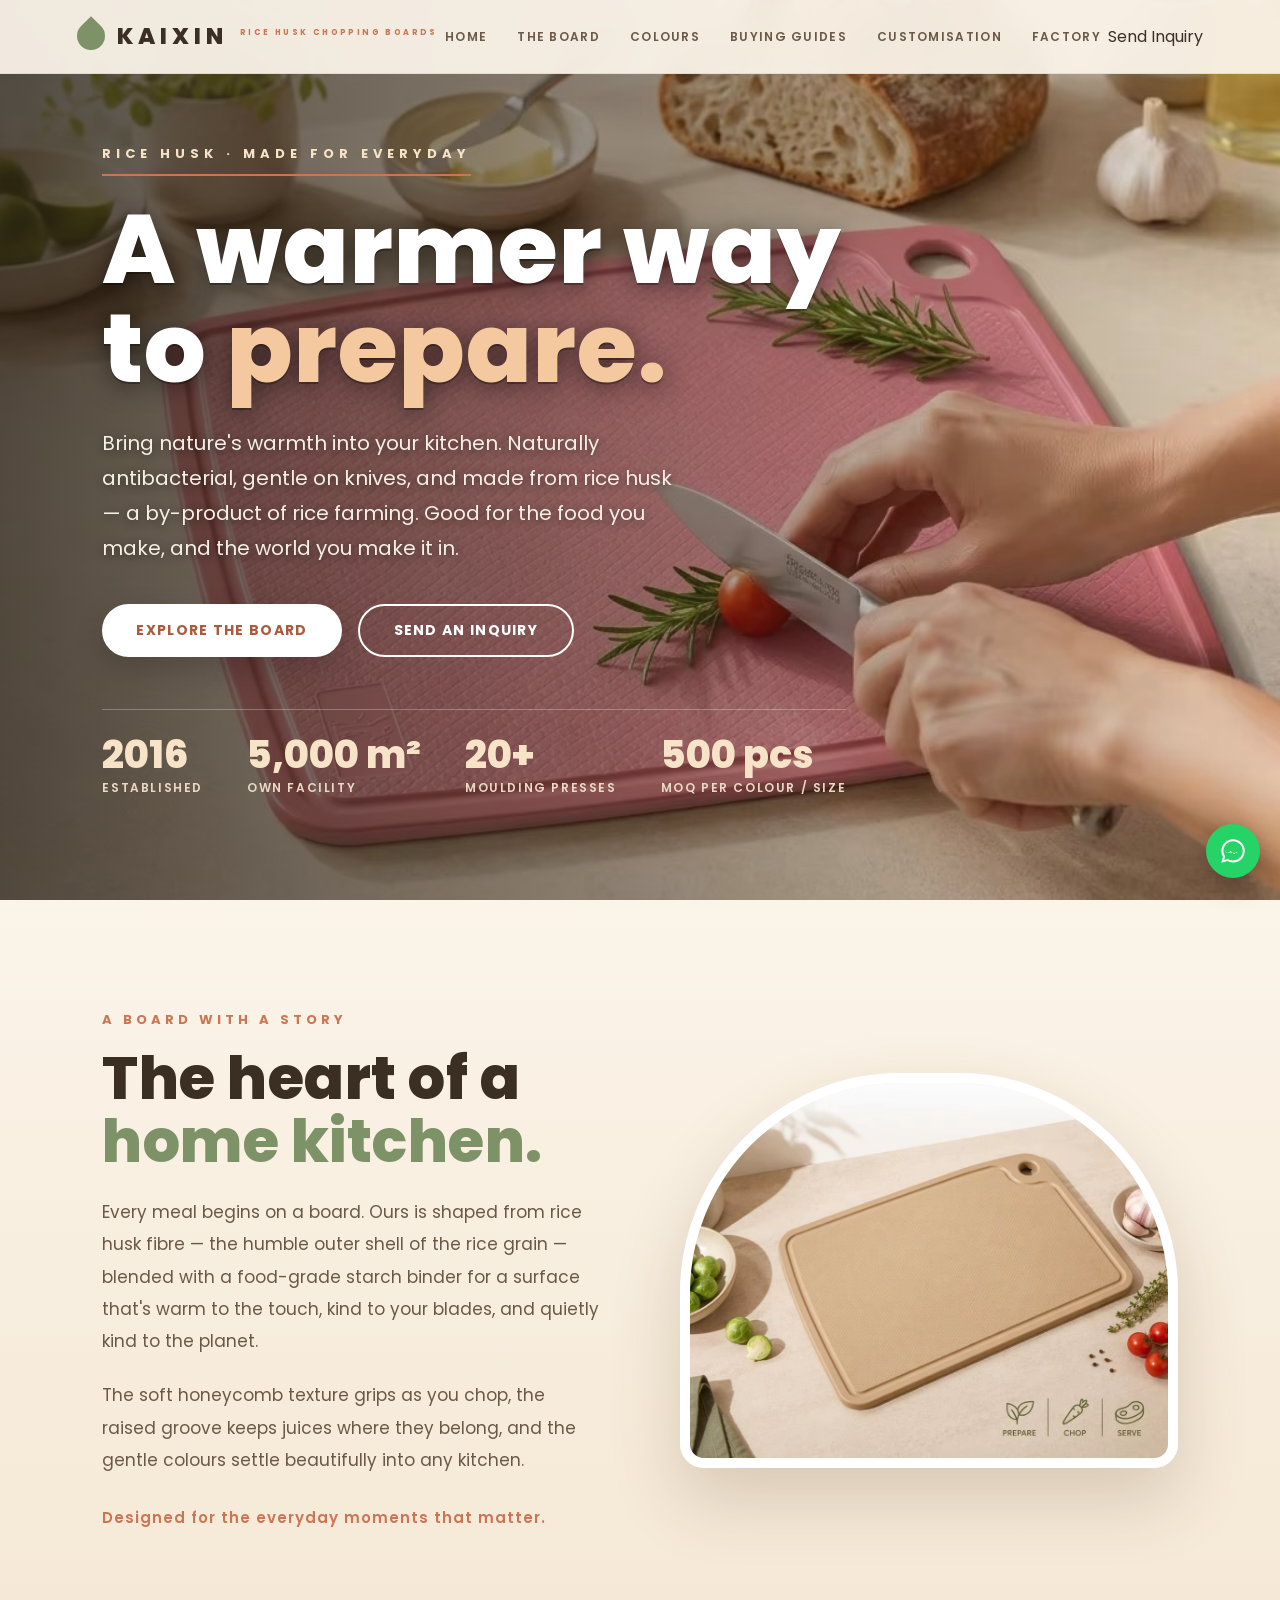
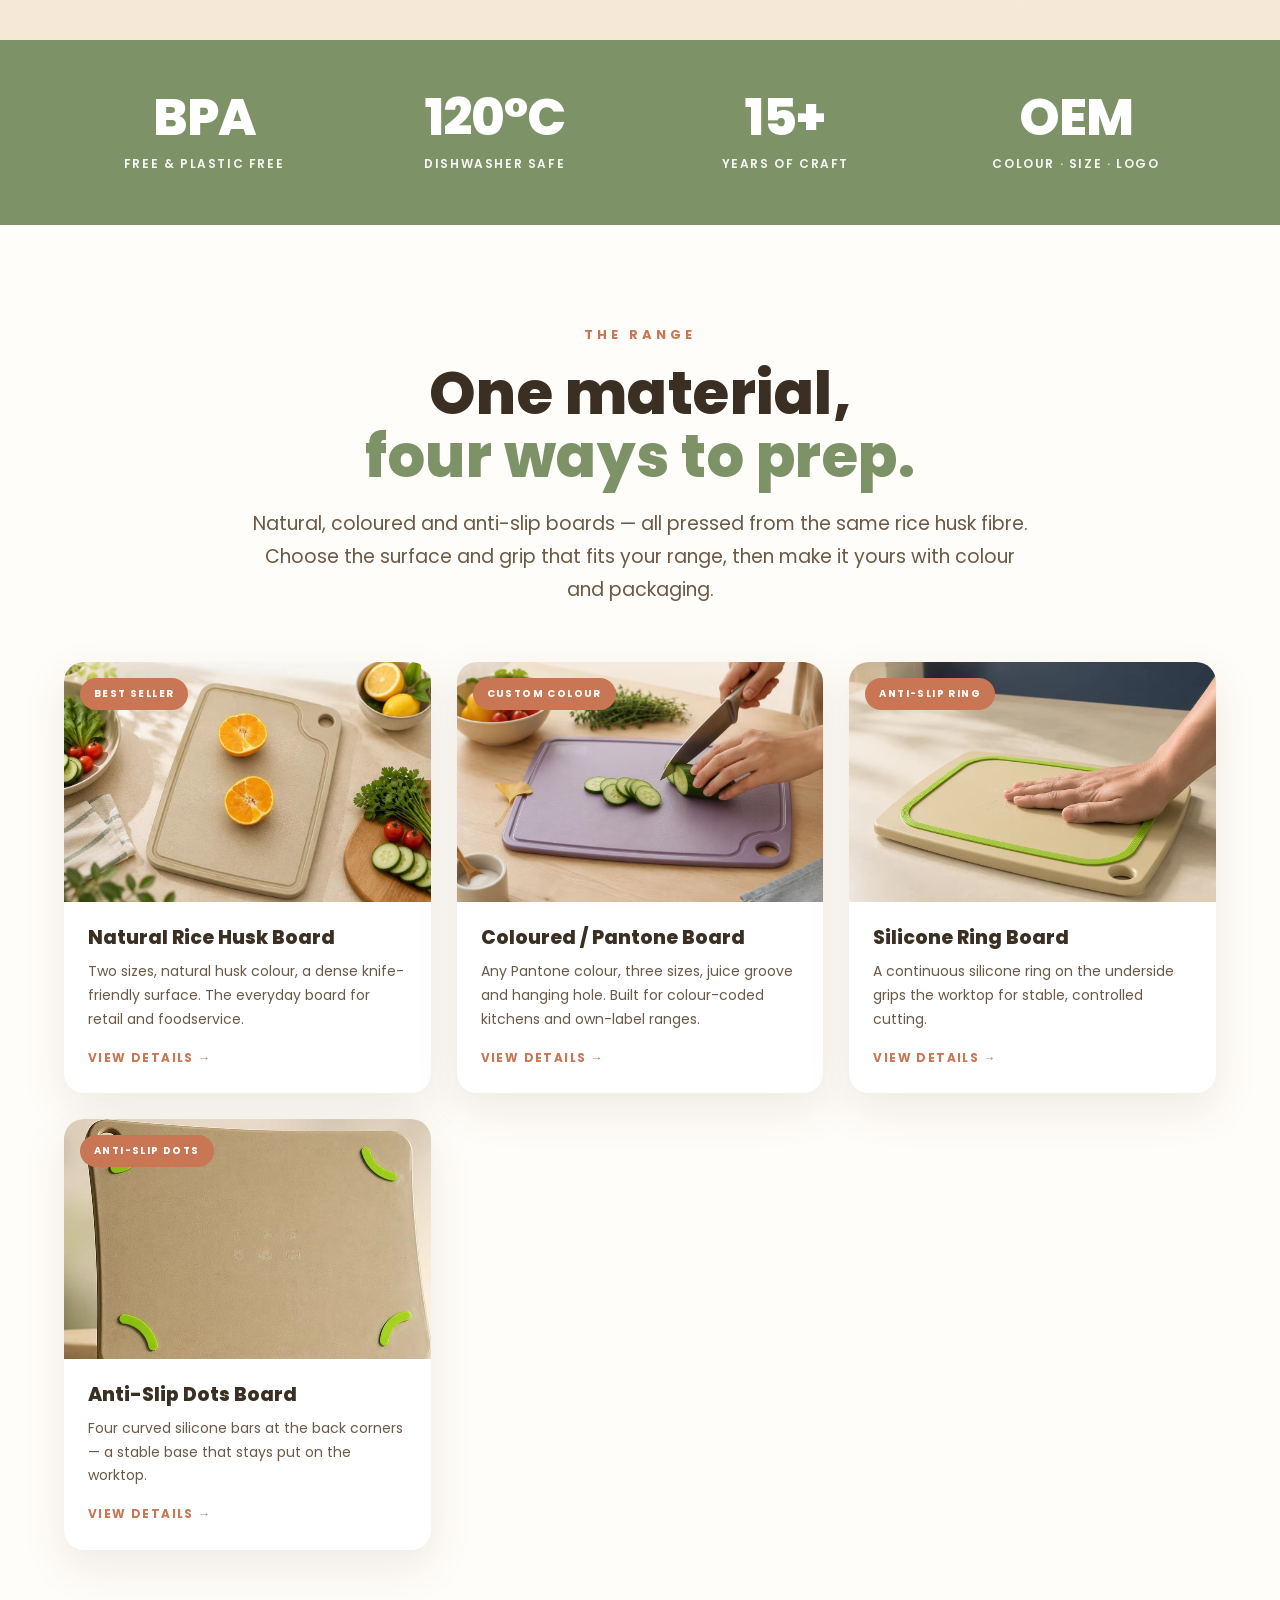
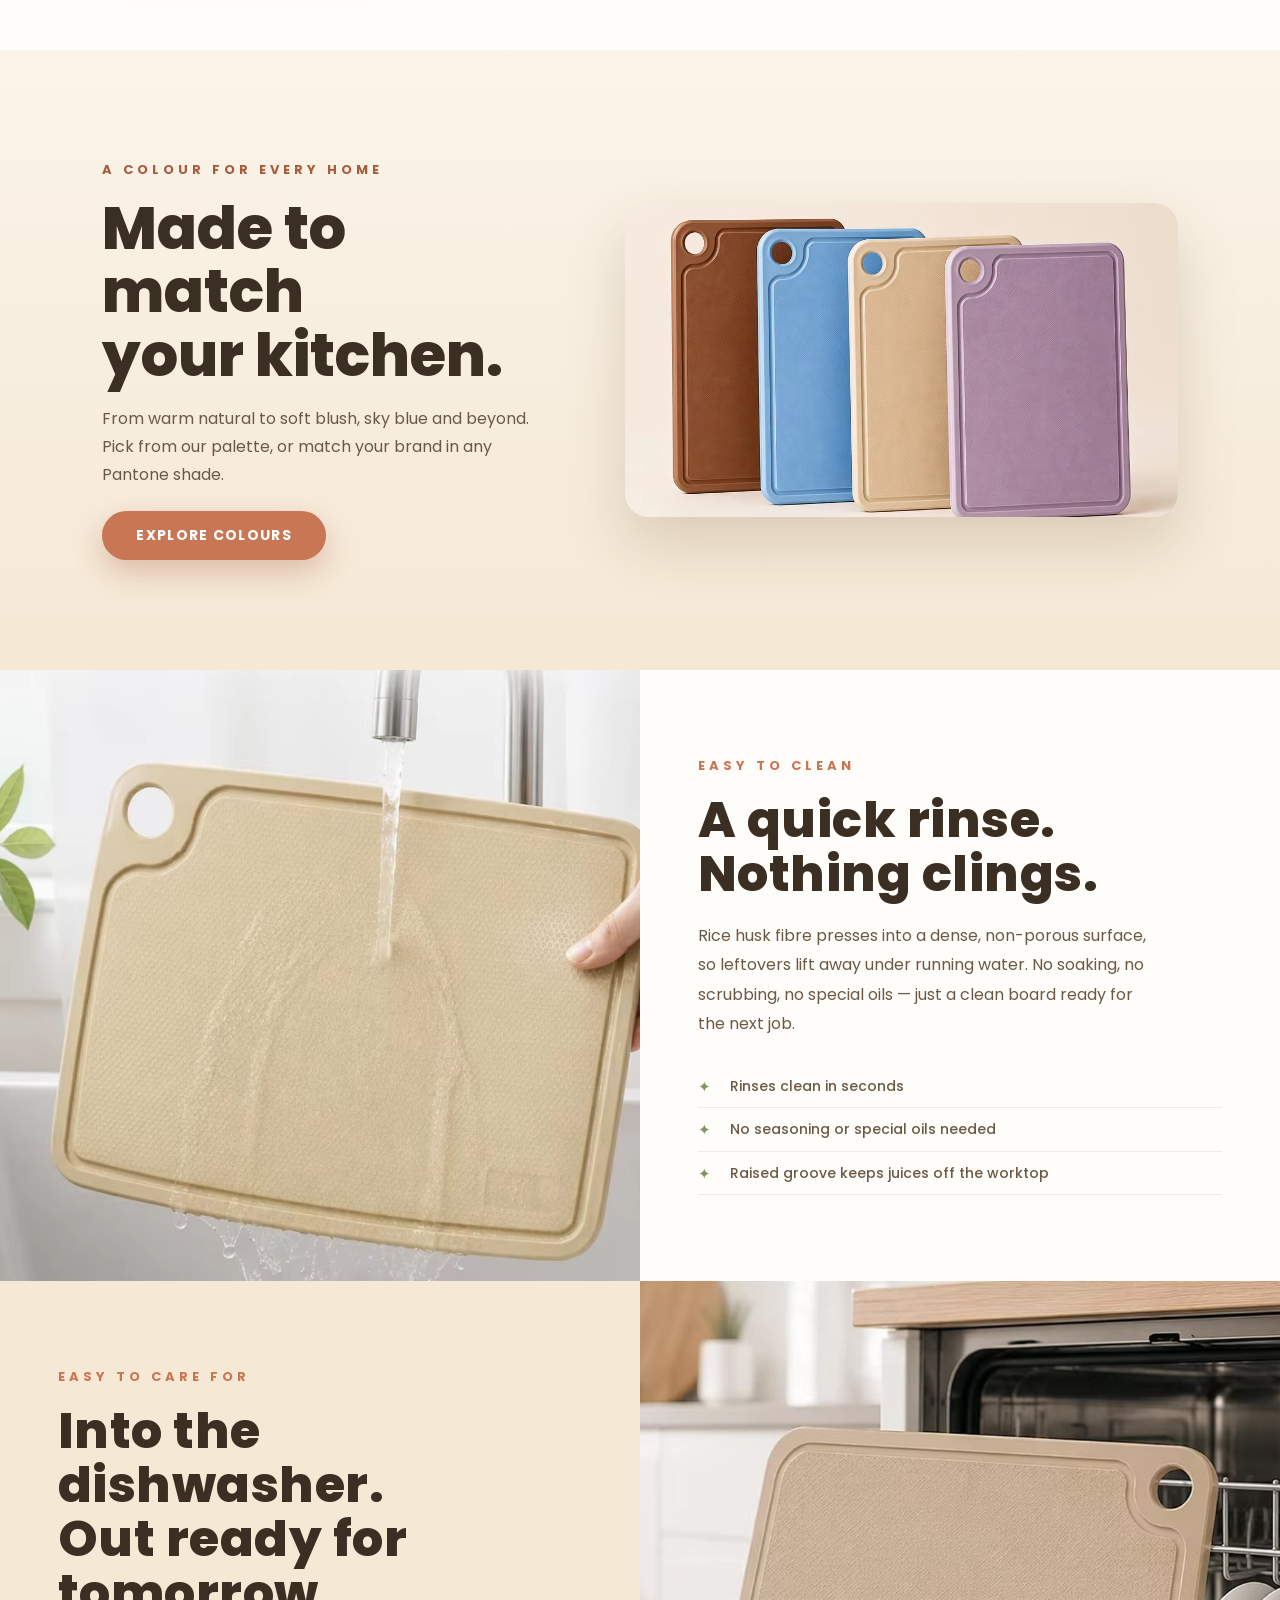
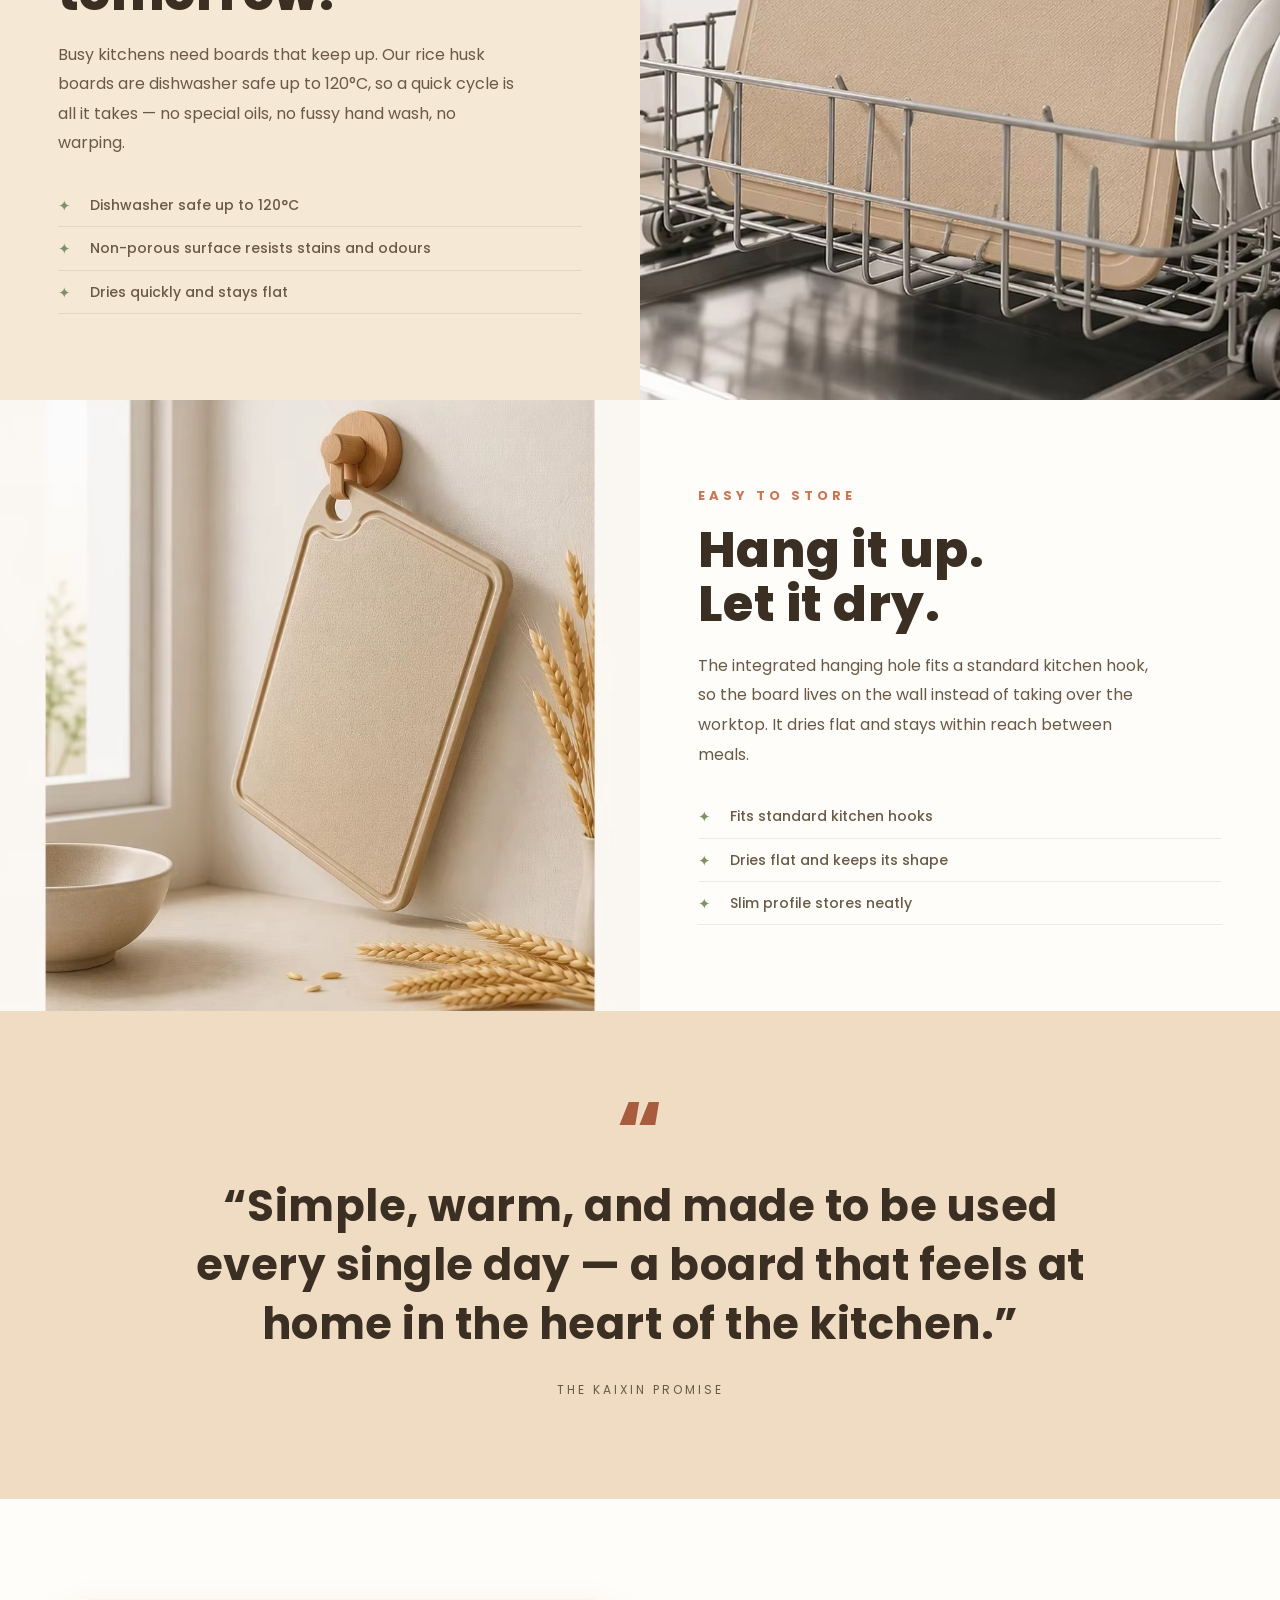
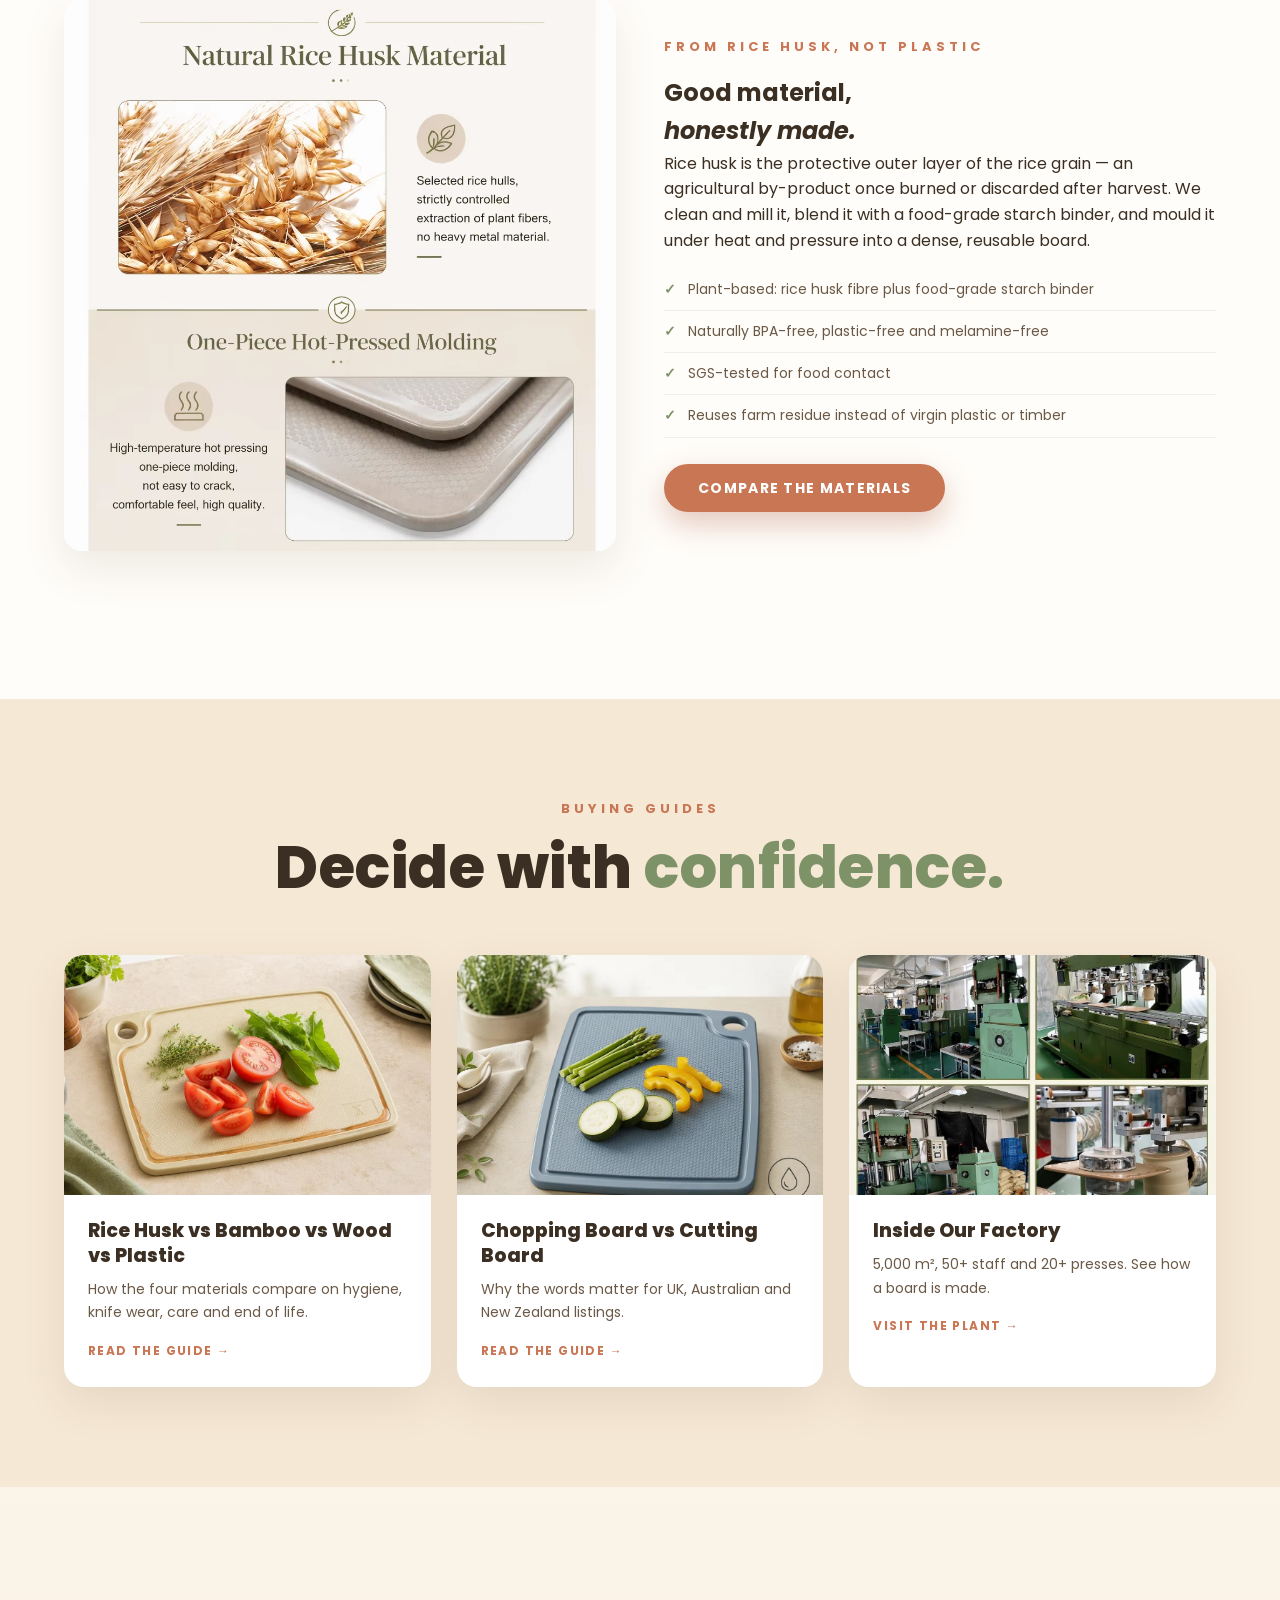
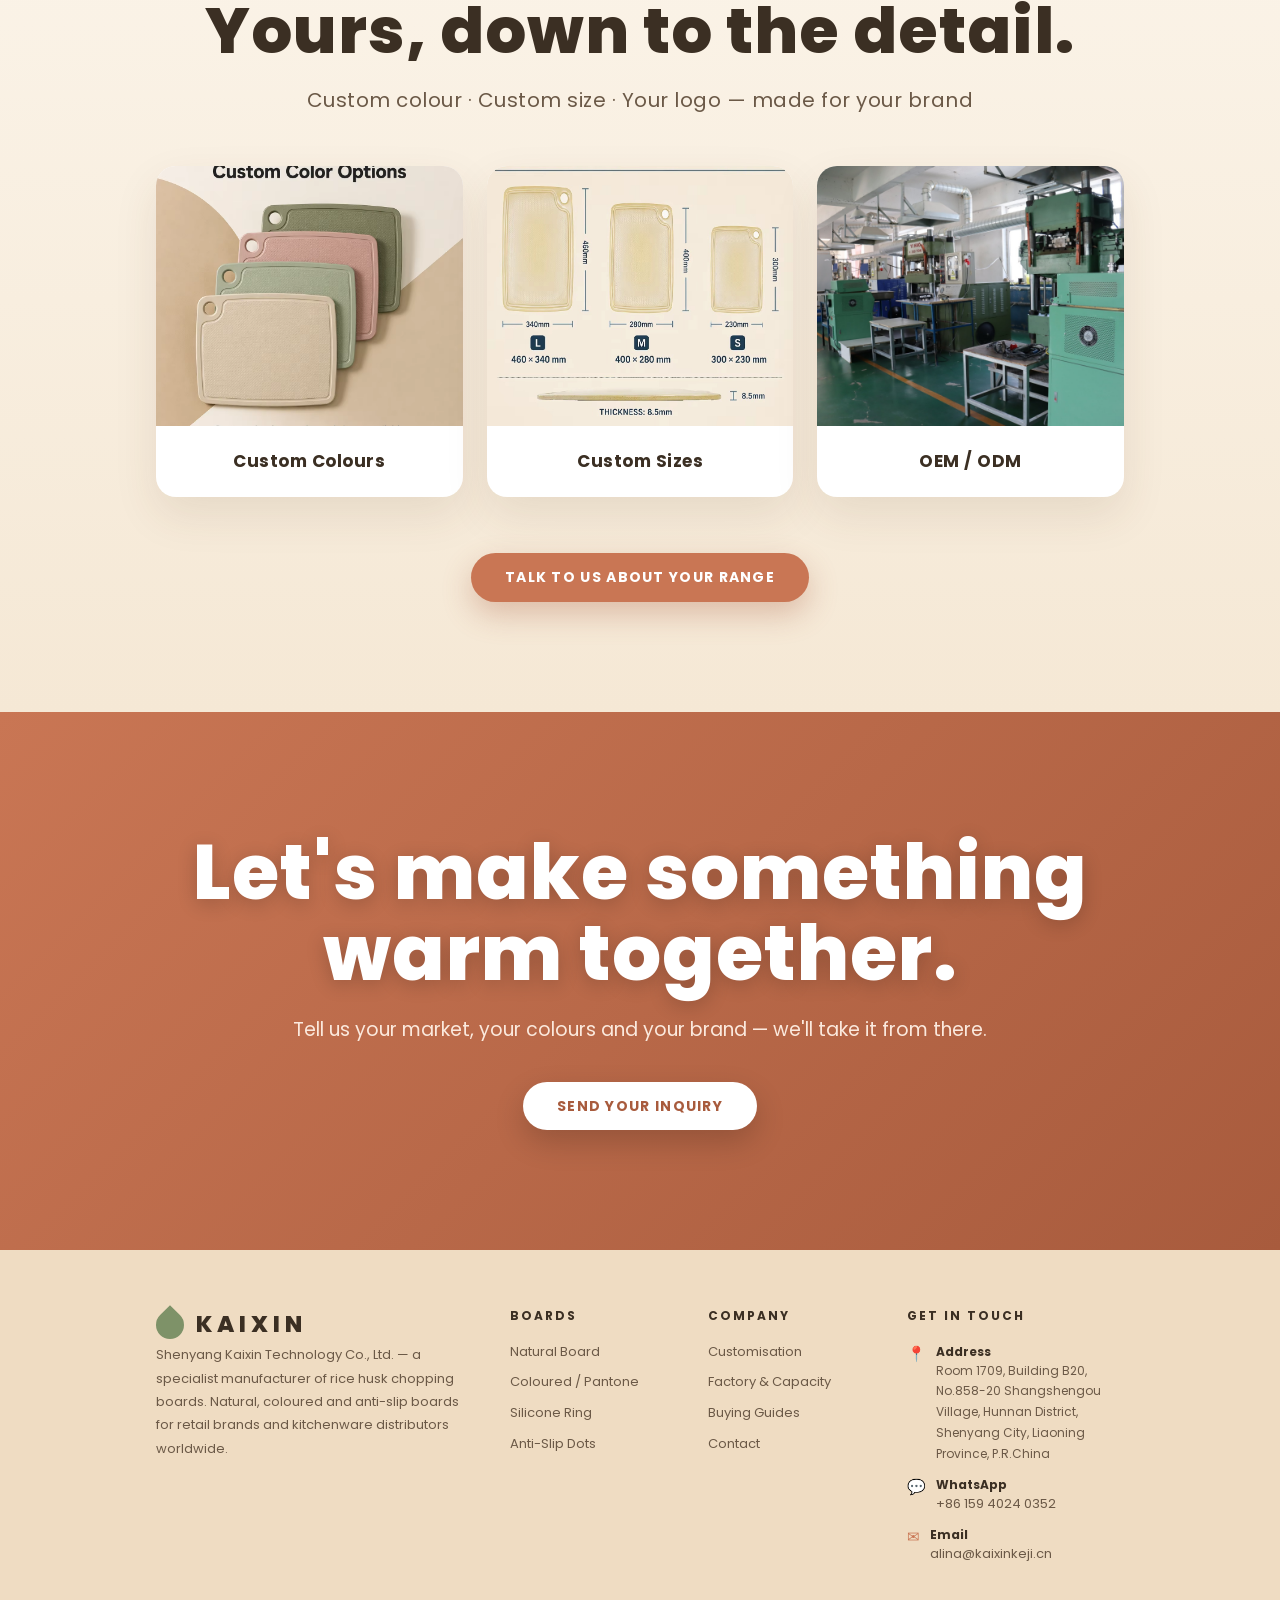
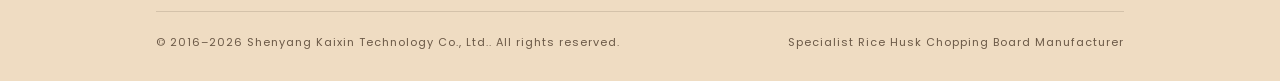
<file: index.html>
<!DOCTYPE html>
<html lang="en-GB">
<head>
<meta charset="UTF-8">
<meta name="viewport" content="width=device-width, initial-scale=1.0">
<title>Rice Husk Chopping Boards Manufacturer &amp; Wholesale | Kaixin</title>
<meta name="description" content="Rice husk chopping boards from a specialist manufacturer. Natural, coloured and anti-slip boards, custom Pantone colours and OEM packaging. MOQ from 500 pcs. SGS-tested, BPA-free.">
<meta name="keywords" content="rice husk chopping board, rice husk cutting board manufacturer, wholesale chopping board, custom Pantone chopping board, eco chopping board supplier UK, rice husk board OEM">
<meta property="og:title" content="Rice Husk Chopping Boards Manufacturer &amp; Wholesale | Kaixin">
<meta property="og:description" content="Rice husk chopping boards from a specialist manufacturer. Natural, coloured and anti-slip boards, custom Pantone colours and OEM packaging. MOQ from 500 pcs. SGS-tested, BPA-free.">
<meta property="og:type" content="website">
<meta property="og:url" content="https://www.ricehuskchoppingboard.com/index.html">
<meta property="og:image" content="https://www.ricehuskchoppingboard.com/assets/img/warm/hero.jpg">
<link rel="canonical" href="https://www.ricehuskchoppingboard.com/index.html">
<link rel="icon" href="favicon-32x32.png" type="image/png">
<link rel="preconnect" href="https://fonts.googleapis.com">
<link rel="preconnect" href="https://fonts.gstatic.com" crossorigin>
<link href="https://fonts.googleapis.com/css2?family=Poppins:wght@400;500;600;700;800;900&display=swap" rel="stylesheet">
<link rel="stylesheet" href="assets/css/style.css">
<script type="application/ld+json">
[
  {
    "@context": "https://schema.org",
    "@type": "Organization",
    "name": "Shenyang Kaixin Technology Co., Ltd.",
    "url": "https://www.ricehuskchoppingboard.com/",
    "logo": "https://www.ricehuskchoppingboard.com/assets/img/logo/logo.png",
    "description": "Specialist manufacturer of rice husk chopping boards. Natural, coloured and anti-slip boards with custom Pantone colours and OEM packaging.",
    "address": {
      "@type": "PostalAddress",
      "streetAddress": "Room 1709, Building B20, No.858-20 Shangshengou Village, Hunnan District",
      "addressLocality": "Shenyang",
      "addressRegion": "Liaoning",
      "addressCountry": "CN"
    },
    "contactPoint": {
      "@type": "ContactPoint",
      "telephone": "+86-159-4024-0352",
      "contactType": "sales",
      "availableLanguage": [
        "English",
        "Chinese"
      ]
    }
  },
  {
    "@context": "https://schema.org",
    "@type": "WebPage",
    "name": "Rice Husk Chopping Boards Manufacturer & Wholesale",
    "url": "https://www.ricehuskchoppingboard.com/",
    "description": "Specialist manufacturer of rice husk chopping boards for retail brands and kitchenware distributors.",
    "publisher": {
      "@context": "https://schema.org",
      "@type": "Organization",
      "name": "Shenyang Kaixin Technology Co., Ltd.",
      "url": "https://www.ricehuskchoppingboard.com/",
      "logo": "https://www.ricehuskchoppingboard.com/assets/img/logo/logo.png",
      "description": "Specialist manufacturer of rice husk chopping boards. Natural, coloured and anti-slip boards with custom Pantone colours and OEM packaging.",
      "address": {
        "@type": "PostalAddress",
        "streetAddress": "Room 1709, Building B20, No.858-20 Shangshengou Village, Hunnan District",
        "addressLocality": "Shenyang",
        "addressRegion": "Liaoning",
        "addressCountry": "CN"
      },
      "contactPoint": {
        "@type": "ContactPoint",
        "telephone": "+86-159-4024-0352",
        "contactType": "sales",
        "availableLanguage": [
          "English",
          "Chinese"
        ]
      }
    }
  }
]
</script>
</head>
<body>
<nav class="nav">
  <a class="brand" href="index.html"><span class="leaf"></span>KAIXIN<small>RICE HUSK CHOPPING BOARDS</small></a>
  <div class="navlinks">
    <a href="index.html">Home</a>
    <a href="index.html#boards">The Board</a>
    <a href="index.html#colours">Colours</a>
    <a href="index.html#guides">Buying Guides</a>
    <a href="customisation.html">Customisation</a>
    <a href="factory.html">Factory</a>
  </div>
  <div class="nav-cta"><a href="contact.html">Send Inquiry</a></div>
  <button class="menu-toggle" aria-label="menu" onclick="this.parentNode.classList.toggle('open')">&#9776;</button>
  <div class="mobile-menu">
    <a href="index.html">Home</a>
    <a href="index.html#boards">The Board</a>
    <a href="index.html#colours">Colours</a>
    <a href="index.html#guides">Buying Guides</a>
    <a href="customisation.html">Customisation</a>
    <a href="factory.html">Factory</a>
    <a href="contact.html">Send Inquiry</a>
  </div>
</nav>

<header class="hero">
  <img class="hero-bg" src="assets/img/warm/hero.jpg" alt="Rice husk chopping board with fresh ingredients in a warm kitchen">
  <div class="hero-shade"></div>
  <div class="hero-inner">
    <span class="eyebrow">Rice Husk &middot; Made for Everyday</span>
    <h1>A warmer way<br>to <span class="warm">prepare.</span></h1>
    <p>Bring nature's warmth into your kitchen. Naturally antibacterial, gentle on knives, and made from rice husk &mdash; a by-product of rice farming. Good for the food you make, and the world you make it in.</p>
    <div class="hero-btns">
      <a class="btn light" href="#boards">Explore the Board</a>
      <a class="btn ghost on-dark" href="contact.html">Send an Inquiry</a>
    </div>
    <div class="hero-stats">
      <div><b>2016</b><span>Established</span></div>
      <div><b>5,000 m&sup2;</b><span>Own Facility</span></div>
      <div><b>20+</b><span>Moulding Presses</span></div>
      <div><b>500 pcs</b><span>MOQ per Colour / Size</span></div>
    </div>
  </div>
</header>

<section class="story" id="boards">
  <div class="story-txt">
    <div class="kicker">A Board With a Story</div>
    <h2>The heart of a <em>home kitchen.</em></h2>
    <p>Every meal begins on a board. Ours is shaped from rice husk fibre &mdash; the humble outer shell of the rice grain &mdash; blended with a food-grade starch binder for a surface that's warm to the touch, kind to your blades, and quietly kind to the planet.</p>
    <p>The soft honeycomb texture grips as you chop, the raised groove keeps juices where they belong, and the gentle colours settle beautifully into any kitchen.</p>
    <div class="sig">Designed for the everyday moments that matter.</div>
  </div>
  <div class="story-img"><img src="assets/img/warm/story-board.jpg" alt="Rice husk chopping board with fresh peppers"></div>
</section>

<section class="promise">
  <div><div class="num">BPA</div><div class="lbl">Free &amp; Plastic Free</div></div>
  <div><div class="num">120&deg;C</div><div class="lbl">Dishwasher Safe</div></div>
  <div><div class="num">15+</div><div class="lbl">Years of Craft</div></div>
  <div><div class="num">OEM</div><div class="lbl">Colour &middot; Size &middot; Logo</div></div>
</section>

<section class="sec" id="range" style="background:var(--white)"><div class="container">
  <div class="sec-head"><div class="kicker">The Range</div><h2>One material,<br><em>four ways to prep.</em></h2>
  <p class="sec-sub">Natural, coloured and anti-slip boards &mdash; all pressed from the same rice husk fibre. Choose the surface and grip that fits your range, then make it yours with colour and packaging.</p></div>
  <div class="cards">
    <a class="card" href="products/natural-rice-husk-chopping-board.html"><div class="thumb"><span class="badge">Best Seller</span><img src="assets/img/warm/cards/card-natural.jpg" alt="Natural rice husk chopping board with fresh orange" loading="lazy"></div><div class="body"><h3>Natural Rice Husk Board</h3><p>Two sizes, natural husk colour, a dense knife-friendly surface. The everyday board for retail and foodservice.</p><span class="more">View details &rarr;</span></div></a>
    <a class="card" href="products/coloured-rice-husk-chopping-board.html"><div class="thumb"><span class="badge">Custom Colour</span><img src="assets/img/warm/cards/card-colour.jpg" alt="Coloured rice husk chopping boards" loading="lazy"></div><div class="body"><h3>Coloured / Pantone Board</h3><p>Any Pantone colour, three sizes, juice groove and hanging hole. Built for colour-coded kitchens and own-label ranges.</p><span class="more">View details &rarr;</span></div></a>
    <a class="card" href="products/silicone-ring-chopping-board.html"><div class="thumb"><span class="badge">Anti-Slip Ring</span><img src="assets/img/warm/cards/card-ring.jpg" alt="Continuous non-slip silicone ring on the board underside" loading="lazy"></div><div class="body"><h3>Silicone Ring Board</h3><p>A continuous silicone ring on the underside grips the worktop for stable, controlled cutting.</p><span class="more">View details &rarr;</span></div></a>
    <a class="card" href="products/silicone-dots-chopping-board.html"><div class="thumb"><span class="badge">Anti-Slip Dots</span><img src="assets/img/warm/cards/card-dots.jpg" alt="Four corner anti-slip silicone inserts on the board underside" loading="lazy"></div><div class="body"><h3>Anti-Slip Dots Board</h3><p>Four curved silicone bars at the back corners &mdash; a stable base that stays put on the worktop.</p><span class="more">View details &rarr;</span></div></a>
  </div>
</div></section>

<section class="colours" id="colours">
  <div class="cap"><div class="kicker" style="color:var(--terra-d)">A Colour for Every Home</div>
    <h2>Made to match<br>your kitchen.</h2>
    <p>From warm natural to soft blush, sky blue and beyond. Pick from our palette, or match your brand in any Pantone shade.</p>
    <a class="btn" href="customisation.html" style="margin-top:22px">Explore Colours</a>
  </div>
  <div class="pic"><img src="assets/img/warm/colours-7.png" alt="Four rice husk chopping board colour options" loading="lazy"></div>
</section>

<section class="band"><div class="band-img"><img src="assets/img/warm/rinse.jpg" alt="Rinsing a rice husk chopping board under running water" loading="lazy"></div>
  <div class="band-txt"><div class="kicker">Easy to Clean</div>
    <h3>A quick rinse.<br>Nothing clings.</h3>
    <p>Rice husk fibre presses into a dense, non-porous surface, so leftovers lift away under running water. No soaking, no scrubbing, no special oils &mdash; just a clean board ready for the next job.</p>
    <ul><li>Rinses clean in seconds</li><li>No seasoning or special oils needed</li><li>Raised groove keeps juices off the worktop</li></ul>
  </div></section>

<section class="band right tint"><div class="band-img"><img src="assets/img/warm/dishwasher.jpg" alt="Rice husk chopping board placed in a dishwasher rack" loading="lazy"></div>
  <div class="band-txt"><div class="kicker">Easy to Care For</div>
    <h3>Into the dishwasher.<br>Out ready for tomorrow.</h3>
    <p>Busy kitchens need boards that keep up. Our rice husk boards are dishwasher safe up to 120&deg;C, so a quick cycle is all it takes &mdash; no special oils, no fussy hand wash, no warping.</p>
    <ul><li>Dishwasher safe up to 120&deg;C</li><li>Non-porous surface resists stains and odours</li><li>Dries quickly and stays flat</li></ul>
  </div></section>

<section class="band"><div class="band-img"><img src="assets/img/warm/hang.jpg" alt="Rice husk chopping board hanging from a kitchen hook" loading="lazy"></div>
  <div class="band-txt"><div class="kicker">Easy to Store</div>
    <h3>Hang it up.<br>Let it dry.</h3>
    <p>The integrated hanging hole fits a standard kitchen hook, so the board lives on the wall instead of taking over the worktop. It dries flat and stays within reach between meals.</p>
    <ul><li>Fits standard kitchen hooks</li><li>Dries flat and keeps its shape</li><li>Slim profile stores neatly</li></ul>
  </div></section>

<section class="quote"><div class="mark">&ldquo;</div>
  <q>Simple, warm, and made to be used every single day &mdash; a board that feels at home in the heart of the kitchen.</q>
  <div class="by">The KAIXIN Promise</div></section>

<section class="sec" id="material" style="background:var(--white)"><div class="container split">
  <div class="media"><img src="assets/img/warm/material.png" alt="Close-up of rice husk fibre material" loading="lazy"></div>
  <div><div class="kicker">From Rice Husk, Not Plastic</div><h2>Good material,<br><em>honestly made.</em></h2>
    <p>Rice husk is the protective outer layer of the rice grain &mdash; an agricultural by-product once burned or discarded after harvest. We clean and mill it, blend it with a food-grade starch binder, and mould it under heat and pressure into a dense, reusable board.</p>
    <ul class="checklist"><li><span class="ck">&#10003;</span><span>Plant-based: rice husk fibre plus food-grade starch binder</span></li><li><span class="ck">&#10003;</span><span>Naturally BPA-free, plastic-free and melamine-free</span></li><li><span class="ck">&#10003;</span><span>SGS-tested for food contact</span></li><li><span class="ck">&#10003;</span><span>Reuses farm residue instead of virgin plastic or timber</span></li></ul>
    <a class="btn" href="guides/rice-husk-vs-bamboo-vs-wood-vs-plastic.html">Compare the Materials</a>
  </div></div></section>

<section class="sec" id="guides" style="background:var(--cream2)"><div class="container">
  <div class="sec-head"><div class="kicker">Buying Guides</div><h2>Decide with <em>confidence.</em></h2></div>
  <div class="cards">
    <a class="card" href="guides/rice-husk-vs-bamboo-vs-wood-vs-plastic.html"><div class="thumb"><img src="assets/img/warm/feature-round.jpg" alt="Rounded corners and raised juice groove on a rice husk board" loading="lazy"></div><div class="body"><h3>Rice Husk vs Bamboo vs Wood vs Plastic</h3><p>How the four materials compare on hygiene, knife wear, care and end of life.</p><span class="more">Read the guide &rarr;</span></div></a>
    <a class="card" href="guides/chopping-board-vs-cutting-board.html"><div class="thumb"><img src="assets/img/warm/feature-hole.jpg" alt="Integrated hanging hole on a rice husk chopping board" loading="lazy"></div><div class="body"><h3>Chopping Board vs Cutting Board</h3><p>Why the words matter for UK, Australian and New Zealand listings.</p><span class="more">Read the guide &rarr;</span></div></a>
    <a class="card" href="factory.html"><div class="thumb"><img src="assets/img/warm/feature-honeycomb.jpg" alt="Manufacturing presses on our factory floor" loading="lazy"></div><div class="body"><h3>Inside Our Factory</h3><p>5,000 m&sup2;, 50+ staff and 20+ presses. See how a board is made.</p><span class="more">Visit the plant &rarr;</span></div></a>
  </div>
</div></section>

<section class="custom"><div class="container"><h2>Yours, down to the detail.</h2>
  <div class="sub">Custom colour &middot; Custom size &middot; Your logo &mdash; made for your brand</div>
  <div class="custom-grid">
    <div class="c"><img src="assets/img/warm/colours-4.png" alt="Custom colour options" loading="lazy"><div class="t">Custom Colours</div></div>
    <div class="c"><img src="assets/img/warm/custom-dimensions.jpg" alt="Two rice husk board sizes with dimensions" loading="lazy"><div class="t">Custom Sizes</div></div>
    <div class="c"><img src="assets/img/warm/custom-factory.jpg" alt="Moulding presses on our production floor" loading="lazy"><div class="t">OEM / ODM</div></div>
  </div>
  <a class="btn" href="customisation.html">Talk to Us About Your Range</a>
</div></section>
<section class="finalcta"><div class="container"><h2>Let's make something<br>warm together.</h2><p>Tell us your market, your colours and your brand &mdash; we'll take it from there.</p><a class="btn light" href="contact.html">Send Your Inquiry</a></div></section>
<footer>
  <div class="container foot-grid">
    <div class="foot-brand"><span class="brand"><span class="leaf"></span>KAIXIN</span>
      <p>Shenyang Kaixin Technology Co., Ltd. &mdash; a specialist manufacturer of rice husk chopping boards. Natural, coloured and anti-slip boards for retail brands and kitchenware distributors worldwide.</p></div>
    <div><h4>Boards</h4>
      <a href="products/natural-rice-husk-chopping-board.html">Natural Board</a>
      <a href="products/coloured-rice-husk-chopping-board.html">Coloured / Pantone</a>
      <a href="products/silicone-ring-chopping-board.html">Silicone Ring</a>
      <a href="products/silicone-dots-chopping-board.html">Anti-Slip Dots</a>
    </div>
    <div><h4>Company</h4>
      <a href="customisation.html">Customisation</a>
      <a href="factory.html">Factory &amp; Capacity</a>
      <a href="index.html#guides">Buying Guides</a>
      <a href="contact.html">Contact</a>
    </div>
    <div><h4>Get in Touch</h4>
      <div class="info-item"><span class="ic">&#128205;</span><div><b>Address</b><span>Room 1709, Building B20, No.858-20 Shangshengou Village, Hunnan District, Shenyang City, Liaoning Province, P.R.China</span></div></div>
      <div class="info-item"><span class="ic">&#128172;</span><div><b>WhatsApp</b><a href="https://wa.me/8615940240352" target="_blank" rel="noopener">+86 159 4024 0352</a></div></div>
      <div class="info-item"><span class="ic">&#9993;</span><div><b>Email</b><a href="mailto:alina@kaixinkeji.cn">alina@kaixinkeji.cn</a></div></div>
    </div>
  </div>
  <div class="container foot-bottom"><span>&copy; 2016&ndash;2026 Shenyang Kaixin Technology Co., Ltd.. All rights reserved.</span><span>Specialist Rice Husk Chopping Board Manufacturer</span></div>
</footer>
<a class="wa-float" href="https://wa.me/8615940240352" target="_blank" rel="noopener" aria-label="Chat with us on WhatsApp">
<svg viewBox="0 0 24 24"><path d="M12.04 2C6.5 2 2.1 6.4 2.1 11.95c0 1.75.46 3.46 1.33 4.96L2 22l5.24-1.37a9.94 9.94 0 0 0 4.8 1.22h.01c5.54 0 10.05-4.4 10.05-9.95C22.1 6.4 17.59 2 12.04 2zm0 18.16a8.3 8.3 0 0 1-4.23-1.16l-.3-.18-3.11.81.83-3.03-.2-.31a8.28 8.28 0 0 1-1.28-4.42c0-4.58 3.73-8.3 8.32-8.3 2.22 0 4.31.87 5.88 2.44a8.25 8.25 0 0 1 2.44 5.87c0 4.58-3.73 8.28-8.34 8.28zm4.55-6.2c-.25-.13-1.48-.73-1.71-.81-.23-.08-.39-.13-.56.13-.17.25-.64.81-.78.98-.14.17-.29.19-.53.06-.25-.13-1.05-.39-2-1.24-.74-1.22-1.66-1.36-1.9-.14-.24-.15-.52-.01-.71.12-.18.53-.62.65-.83.12-.22.08-.4.02-.53-.06-.13-.56-1.34-.76-1.84-.2-.48-.4-.42-.56-.43h-.48c-.17 0-.44.06-.67.32-.23.25-.88.87-.88 2.12s.9 2.46 1.03 2.63c.13.17 1.77 2.7 4.29 3.79.6.26 1.06.41 1.43.53.6.19 1.14.16 1.57.1.48-.07 1.48-.6 1.69-1.19.21-.58.21-1.08.15-1.19-.06-.1-.23-.16-.48-.29z"/></svg>
</a>
<script src="assets/js/main.js"></script>
</body>
</html>
</file>
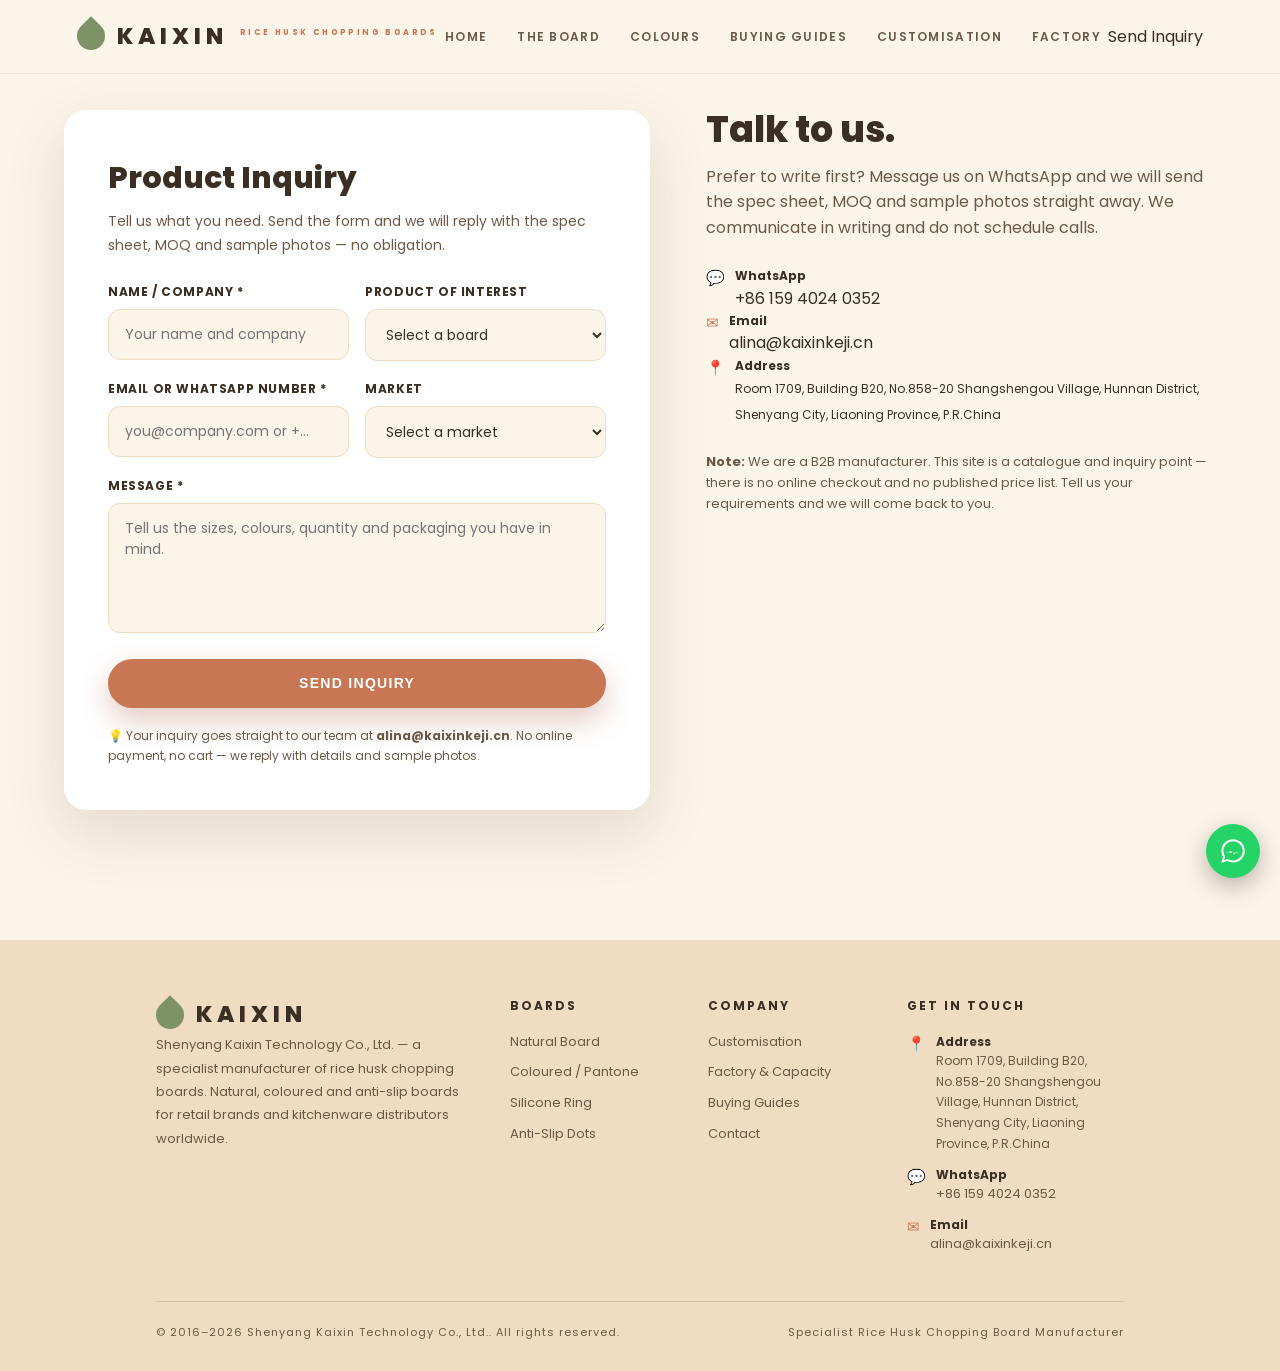
<file: contact.html>
<!DOCTYPE html>
<html lang="en-GB">
<head>
<meta charset="UTF-8">
<meta name="viewport" content="width=device-width, initial-scale=1.0">
<title>Contact Kaixin | Rice Husk Chopping Board Inquiry</title>
<meta name="description" content="Contact Shenyang Kaixin for rice husk chopping boards. Send an inquiry for the spec sheet, MOQ and sample photos. WhatsApp and email available. B2B only.">
<meta name="keywords" content="rice husk chopping board inquiry, chopping board manufacturer contact, wholesale chopping board inquiry, OEM cutting board supplier">
<meta property="og:title" content="Contact Kaixin | Rice Husk Chopping Board Inquiry">
<meta property="og:description" content="Contact Shenyang Kaixin for rice husk chopping boards. Send an inquiry for the spec sheet, MOQ and sample photos. WhatsApp and email available. B2B only.">
<meta property="og:type" content="website">
<meta property="og:url" content="https://www.ricehuskchoppingboard.com/contact.html">
<meta property="og:image" content="https://www.ricehuskchoppingboard.com/assets/img/warm/story-board.jpg">
<link rel="canonical" href="https://www.ricehuskchoppingboard.com/contact.html">
<link rel="icon" href="favicon-32x32.png" type="image/png">
<link rel="preconnect" href="https://fonts.googleapis.com">
<link rel="preconnect" href="https://fonts.gstatic.com" crossorigin>
<link href="https://fonts.googleapis.com/css2?family=Poppins:wght@400;500;600;700;800;900&display=swap" rel="stylesheet">
<link rel="stylesheet" href="assets/css/style.css">
<script type="application/ld+json">
[
  {
    "@context": "https://schema.org",
    "@type": "WebPage",
    "name": "Contact Kaixin - Rice Husk Chopping Board Inquiry",
    "url": "https://www.ricehuskchoppingboard.com/contact.html",
    "description": "Send an inquiry for rice husk chopping board spec sheets, MOQ and sample photos.",
    "publisher": {
      "@context": "https://schema.org",
      "@type": "Organization",
      "name": "Shenyang Kaixin Technology Co., Ltd.",
      "url": "https://www.ricehuskchoppingboard.com/",
      "logo": "https://www.ricehuskchoppingboard.com/assets/img/logo/logo.png",
      "description": "Specialist manufacturer of rice husk chopping boards. Natural, coloured and anti-slip boards with custom Pantone colours and OEM packaging.",
      "address": {
        "@type": "PostalAddress",
        "streetAddress": "Room 1709, Building B20, No.858-20 Shangshengou Village, Hunnan District",
        "addressLocality": "Shenyang",
        "addressRegion": "Liaoning",
        "addressCountry": "CN"
      },
      "contactPoint": {
        "@type": "ContactPoint",
        "telephone": "+86-159-4024-0352",
        "contactType": "sales",
        "availableLanguage": [
          "English",
          "Chinese"
        ]
      }
    }
  },
  {
    "@context": "https://schema.org",
    "@type": "BreadcrumbList",
    "itemListElement": [
      {
        "@type": "ListItem",
        "position": 1,
        "name": "Home",
        "item": "https://www.ricehuskchoppingboard.com/index.html"
      },
      {
        "@type": "ListItem",
        "position": 2,
        "name": "Contact",
        "item": "https://www.ricehuskchoppingboard.com/contact.html"
      }
    ]
  }
]
</script>
</head>
<body>
<nav class="nav">
  <a class="brand" href="index.html"><span class="leaf"></span>KAIXIN<small>RICE HUSK CHOPPING BOARDS</small></a>
  <div class="navlinks">
    <a href="index.html">Home</a>
    <a href="index.html#boards">The Board</a>
    <a href="index.html#colours">Colours</a>
    <a href="index.html#guides">Buying Guides</a>
    <a href="customisation.html">Customisation</a>
    <a href="factory.html">Factory</a>
  </div>
  <div class="nav-cta"><a href="contact.html">Send Inquiry</a></div>
  <button class="menu-toggle" aria-label="menu" onclick="this.parentNode.classList.toggle('open')">&#9776;</button>
  <div class="mobile-menu">
    <a href="index.html">Home</a>
    <a href="index.html#boards">The Board</a>
    <a href="index.html#colours">Colours</a>
    <a href="index.html#guides">Buying Guides</a>
    <a href="customisation.html">Customisation</a>
    <a href="factory.html">Factory</a>
    <a href="contact.html">Send Inquiry</a>
  </div>
</nav>
<section class="sec" style="padding-top:40px"><div class="container contact-wrap">
  <div class="form-card">
    <h3>Product Inquiry</h3>
    <p class="sub">Tell us what you need. Send the form and we will reply with the spec sheet, MOQ and sample photos &mdash; no obligation.</p>
    <div class="form-ok" id="form-ok">&#9989; Thanks! Your inquiry has been sent. We will reply within 24 hours.</div>
    <form id="inquiry-form">
      <input type="hidden" name="access_key" value="ceeee624-45c7-4edd-93eb-5f4cee63b54a">
      <input type="checkbox" name="botcheck" style="display:none" tabindex="-1" autocomplete="off">
      <div class="row2">
        <div class="field"><label>Name / Company *</label><input name="name" type="text" placeholder="Your name and company" required></div>
        <div class="field"><label>Product of Interest</label>
          <select name="product"><option value="">Select a board</option>
            <option>Natural Rice Husk Chopping Board</option><option>Coloured / Pantone Chopping Board</option>
            <option>Silicone Ring Chopping Board</option><option>Anti-Slip Dots Chopping Board</option>
            <option>Custom size / shape / packaging</option><option>Not sure yet</option></select></div>
      </div>
      <div class="row2">
        <div class="field"><label>Email or WhatsApp number *</label><input name="contact" type="text" placeholder="you@company.com or +..." required></div>
        <div class="field"><label>Market</label>
          <select name="market"><option value="">Select a market</option>
            <option>United Kingdom</option><option>Australia</option><option>New Zealand</option>
            <option>United States</option><option>Canada</option><option>Europe</option>
            <option>Other / not sure yet</option></select></div>
      </div>
      <div class="field"><label>Message *</label><textarea name="message" placeholder="Tell us the sizes, colours, quantity and packaging you have in mind." required></textarea></div>
      <button class="btn" type="submit" style="width:100%">Send Inquiry</button>
      <div class="note">&#128161; Your inquiry goes straight to our team at <b>alina@kaixinkeji.cn</b>. No online payment, no cart &mdash; we reply with details and sample photos.</div>
    </form>
  </div>
  <div class="contact-aside">
    <h2>Talk to us.</h2>
    <p style="color:var(--ink2);margin:14px 0 26px">Prefer to write first? Message us on WhatsApp and we will send the spec sheet, MOQ and sample photos straight away. We communicate in writing and do not schedule calls.</p>
    <div class="info-item"><span class="ic">&#128172;</span><div><b>WhatsApp</b><a href="https://wa.me/8615940240352" target="_blank" rel="noopener">+86 159 4024 0352</a></div></div>
    <div class="info-item"><span class="ic">&#9993;</span><div><b>Email</b><a href="mailto:alina@kaixinkeji.cn">alina@kaixinkeji.cn</a></div></div>
    <div class="info-item"><span class="ic">&#128205;</span><div><b>Address</b><span>Room 1709, Building B20, No.858-20 Shangshengou Village, Hunnan District, Shenyang City, Liaoning Province, P.R.China</span></div></div>
    <p style="color:var(--ink2);margin-top:26px;font-size:13px"><b>Note:</b> We are a B2B manufacturer. This site is a catalogue and inquiry point &mdash; there is no online checkout and no published price list. Tell us your requirements and we will come back to you.</p>
  </div>
</div></section>

<footer>
  <div class="container foot-grid">
    <div class="foot-brand"><span class="brand"><span class="leaf"></span>KAIXIN</span>
      <p>Shenyang Kaixin Technology Co., Ltd. &mdash; a specialist manufacturer of rice husk chopping boards. Natural, coloured and anti-slip boards for retail brands and kitchenware distributors worldwide.</p></div>
    <div><h4>Boards</h4>
      <a href="products/natural-rice-husk-chopping-board.html">Natural Board</a>
      <a href="products/coloured-rice-husk-chopping-board.html">Coloured / Pantone</a>
      <a href="products/silicone-ring-chopping-board.html">Silicone Ring</a>
      <a href="products/silicone-dots-chopping-board.html">Anti-Slip Dots</a>
    </div>
    <div><h4>Company</h4>
      <a href="customisation.html">Customisation</a>
      <a href="factory.html">Factory &amp; Capacity</a>
      <a href="index.html#guides">Buying Guides</a>
      <a href="contact.html">Contact</a>
    </div>
    <div><h4>Get in Touch</h4>
      <div class="info-item"><span class="ic">&#128205;</span><div><b>Address</b><span>Room 1709, Building B20, No.858-20 Shangshengou Village, Hunnan District, Shenyang City, Liaoning Province, P.R.China</span></div></div>
      <div class="info-item"><span class="ic">&#128172;</span><div><b>WhatsApp</b><a href="https://wa.me/8615940240352" target="_blank" rel="noopener">+86 159 4024 0352</a></div></div>
      <div class="info-item"><span class="ic">&#9993;</span><div><b>Email</b><a href="mailto:alina@kaixinkeji.cn">alina@kaixinkeji.cn</a></div></div>
    </div>
  </div>
  <div class="container foot-bottom"><span>&copy; 2016&ndash;2026 Shenyang Kaixin Technology Co., Ltd.. All rights reserved.</span><span>Specialist Rice Husk Chopping Board Manufacturer</span></div>
</footer>
<a class="wa-float" href="https://wa.me/8615940240352" target="_blank" rel="noopener" aria-label="Chat with us on WhatsApp">
<svg viewBox="0 0 24 24"><path d="M12.04 2C6.5 2 2.1 6.4 2.1 11.95c0 1.75.46 3.46 1.33 4.96L2 22l5.24-1.37a9.94 9.94 0 0 0 4.8 1.22h.01c5.54 0 10.05-4.4 10.05-9.95C22.1 6.4 17.59 2 12.04 2zm0 18.16a8.3 8.3 0 0 1-4.23-1.16l-.3-.18-3.11.81.83-3.03-.2-.31a8.28 8.28 0 0 1-1.28-4.42c0-4.58 3.73-8.3 8.32-8.3 2.22 0 4.31.87 5.88 2.44a8.25 8.25 0 0 1 2.44 5.87c0 4.58-3.73 8.28-8.34 8.28zm4.55-6.2c-.25-.13-1.48-.73-1.71-.81-.23-.08-.39-.13-.56.13-.17.25-.64.81-.78.98-.14.17-.29.19-.53.06-.25-.13-1.05-.39-2-1.24-.74-1.22-1.66-1.36-1.9-.14-.24-.15-.52-.01-.71.12-.18.53-.62.65-.83.12-.22.08-.4.02-.53-.06-.13-.56-1.34-.76-1.84-.2-.48-.4-.42-.56-.43h-.48c-.17 0-.44.06-.67.32-.23.25-.88.87-.88 2.12s.9 2.46 1.03 2.63c.13.17 1.77 2.7 4.29 3.79.6.26 1.06.41 1.43.53.6.19 1.14.16 1.57.1.48-.07 1.48-.6 1.69-1.19.21-.58.21-1.08.15-1.19-.06-.1-.23-.16-.48-.29z"/></svg>
</a>
<script src="assets/js/main.js"></script>
</body>
</html>
</file>
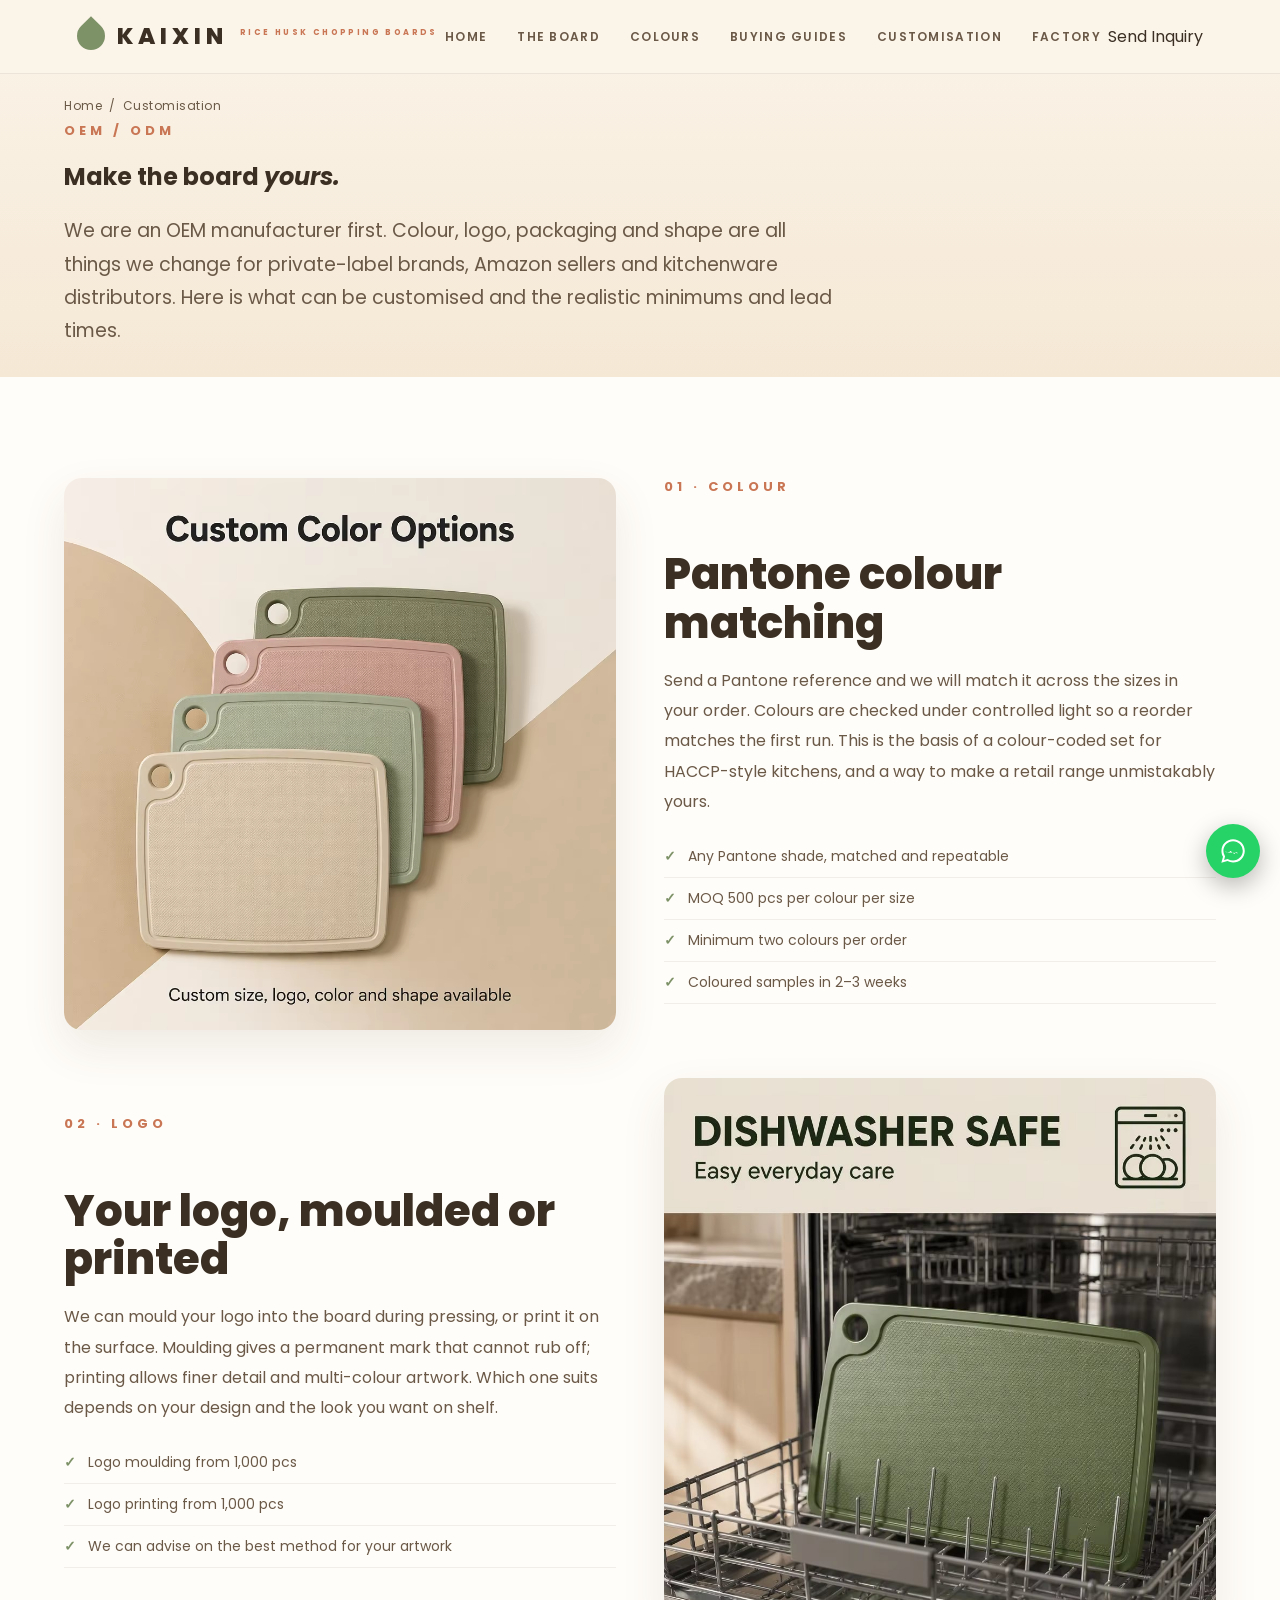
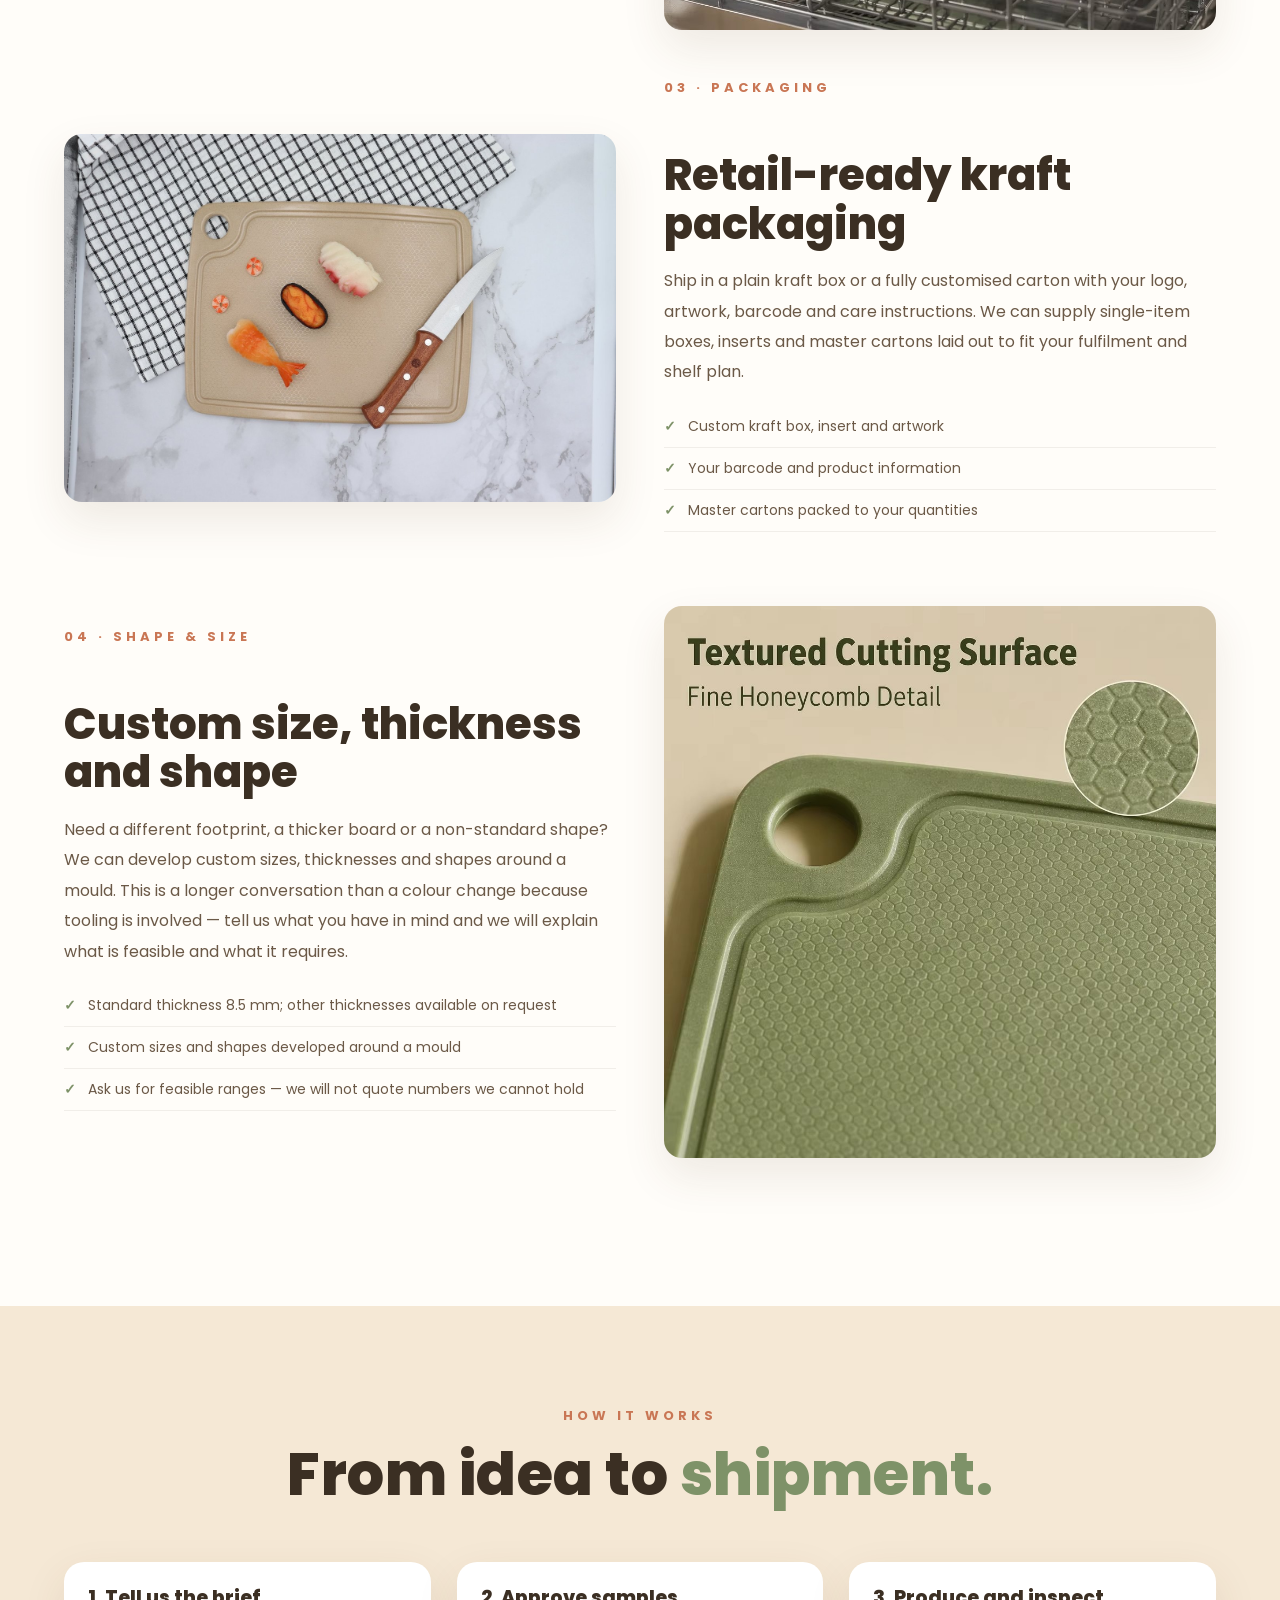
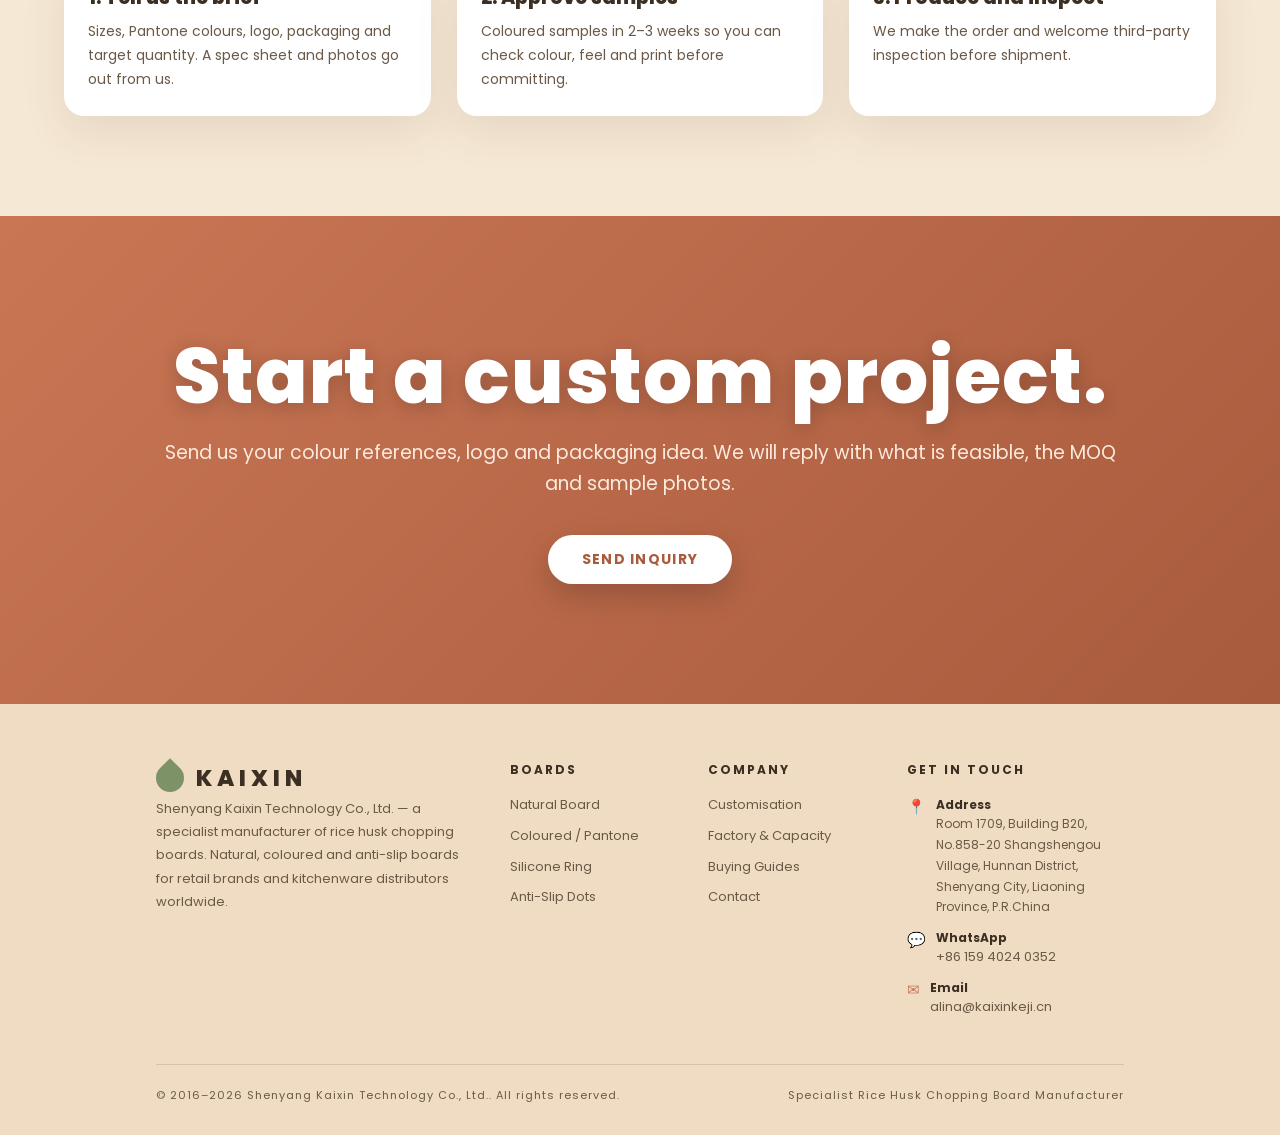
<file: customisation.html>
<!DOCTYPE html>
<html lang="en-GB">
<head>
<meta charset="UTF-8">
<meta name="viewport" content="width=device-width, initial-scale=1.0">
<title>Custom Chopping Boards: Pantone, Logos, Packaging &amp; Shapes | Kaixin</title>
<meta name="description" content="Customise rice husk chopping boards: Pantone colour matching from 500 pcs, logo moulding or printing from 1,000 pcs, custom kraft packaging and custom size, thickness and shape.">
<meta name="keywords" content="custom chopping board manufacturer, Pantone chopping board, private label rice husk board, logo chopping board OEM, custom cutting board packaging">
<meta property="og:title" content="Custom Chopping Boards: Pantone, Logos, Packaging &amp; Shapes | Kaixin">
<meta property="og:description" content="Customise rice husk chopping boards: Pantone colour matching from 500 pcs, logo moulding or printing from 1,000 pcs, custom kraft packaging and custom size, thickness and shape.">
<meta property="og:type" content="website">
<meta property="og:url" content="https://www.ricehuskchoppingboard.com/customisation.html">
<meta property="og:image" content="https://www.ricehuskchoppingboard.com/assets/img/warm/oem.png">
<link rel="canonical" href="https://www.ricehuskchoppingboard.com/customisation.html">
<link rel="icon" href="favicon-32x32.png" type="image/png">
<link rel="preconnect" href="https://fonts.googleapis.com">
<link rel="preconnect" href="https://fonts.gstatic.com" crossorigin>
<link href="https://fonts.googleapis.com/css2?family=Poppins:wght@400;500;600;700;800;900&display=swap" rel="stylesheet">
<link rel="stylesheet" href="assets/css/style.css">
<script type="application/ld+json">
[
  {
    "@context": "https://schema.org",
    "@type": "WebPage",
    "name": "Custom Chopping Boards: Pantone, Logos, Packaging & Shapes",
    "url": "https://www.ricehuskchoppingboard.com/customisation.html",
    "description": "OEM/ODM customisation for rice husk chopping boards: colour, logo, packaging and shape.",
    "publisher": {
      "@context": "https://schema.org",
      "@type": "Organization",
      "name": "Shenyang Kaixin Technology Co., Ltd.",
      "url": "https://www.ricehuskchoppingboard.com/",
      "logo": "https://www.ricehuskchoppingboard.com/assets/img/logo/logo.png",
      "description": "Specialist manufacturer of rice husk chopping boards. Natural, coloured and anti-slip boards with custom Pantone colours and OEM packaging.",
      "address": {
        "@type": "PostalAddress",
        "streetAddress": "Room 1709, Building B20, No.858-20 Shangshengou Village, Hunnan District",
        "addressLocality": "Shenyang",
        "addressRegion": "Liaoning",
        "addressCountry": "CN"
      },
      "contactPoint": {
        "@type": "ContactPoint",
        "telephone": "+86-159-4024-0352",
        "contactType": "sales",
        "availableLanguage": [
          "English",
          "Chinese"
        ]
      }
    }
  },
  {
    "@context": "https://schema.org",
    "@type": "BreadcrumbList",
    "itemListElement": [
      {
        "@type": "ListItem",
        "position": 1,
        "name": "Home",
        "item": "https://www.ricehuskchoppingboard.com/index.html"
      },
      {
        "@type": "ListItem",
        "position": 2,
        "name": "Customisation",
        "item": "https://www.ricehuskchoppingboard.com/customisation.html"
      }
    ]
  }
]
</script>
</head>
<body>
<nav class="nav">
  <a class="brand" href="index.html"><span class="leaf"></span>KAIXIN<small>RICE HUSK CHOPPING BOARDS</small></a>
  <div class="navlinks">
    <a href="index.html">Home</a>
    <a href="index.html#boards">The Board</a>
    <a href="index.html#colours">Colours</a>
    <a href="index.html#guides">Buying Guides</a>
    <a href="customisation.html">Customisation</a>
    <a href="factory.html">Factory</a>
  </div>
  <div class="nav-cta"><a href="contact.html">Send Inquiry</a></div>
  <button class="menu-toggle" aria-label="menu" onclick="this.parentNode.classList.toggle('open')">&#9776;</button>
  <div class="mobile-menu">
    <a href="index.html">Home</a>
    <a href="index.html#boards">The Board</a>
    <a href="index.html#colours">Colours</a>
    <a href="index.html#guides">Buying Guides</a>
    <a href="customisation.html">Customisation</a>
    <a href="factory.html">Factory</a>
    <a href="contact.html">Send Inquiry</a>
  </div>
</nav>
<section class="page-head"><div class="container">
  <div class="breadcrumb"><a href="index.html">Home</a> &nbsp;/&nbsp; Customisation</div>
  <div class="sec-head left"><div class="kicker">OEM / ODM</div>
  <h1>Make the board <em>yours.</em></h1>
  <p class="sec-sub">We are an OEM manufacturer first. Colour, logo, packaging and shape are all things we change for private-label brands, Amazon sellers and kitchenware distributors. Here is what can be customised and the realistic minimums and lead times.</p></div>
</div></section>

<section class="sec" style="background:var(--white)"><div class="container prose" style="max-width:none">
  <div class="split"><div class="media"><img src="assets/img/warm/colours-4.png" alt="Rice husk boards in custom Pantone colours" loading="lazy"></div>
    <div><div class="kicker">01 &middot; Colour</div><h2>Pantone colour matching</h2>
    <p>Send a Pantone reference and we will match it across the sizes in your order. Colours are checked under controlled light so a reorder matches the first run. This is the basis of a colour-coded set for HACCP-style kitchens, and a way to make a retail range unmistakably yours.</p>
    <ul class="checklist"><li><span class="ck">&#10003;</span><span>Any Pantone shade, matched and repeatable</span></li><li><span class="ck">&#10003;</span><span>MOQ 500 pcs per colour per size</span></li><li><span class="ck">&#10003;</span><span>Minimum two colours per order</span></li><li><span class="ck">&#10003;</span><span>Coloured samples in 2&ndash;3 weeks</span></li></ul></div></div>

  <div class="split"><div><div class="kicker">02 &middot; Logo</div><h2>Your logo, moulded or printed</h2>
    <p>We can mould your logo into the board during pressing, or print it on the surface. Moulding gives a permanent mark that cannot rub off; printing allows finer detail and multi-colour artwork. Which one suits depends on your design and the look you want on shelf.</p>
    <ul class="checklist"><li><span class="ck">&#10003;</span><span>Logo moulding from 1,000 pcs</span></li><li><span class="ck">&#10003;</span><span>Logo printing from 1,000 pcs</span></li><li><span class="ck">&#10003;</span><span>We can advise on the best method for your artwork</span></li></ul></div>
    <div class="media"><img src="assets/img/warm/oem.png" alt="Branded coloured rice husk chopping board" loading="lazy"></div></div>

  <div class="split"><div class="media"><img src="assets/img/warm/lifestyle-sushi.jpg" alt="Custom kraft box with logo and artwork" loading="lazy"></div>
    <div><div class="kicker">03 &middot; Packaging</div><h2>Retail-ready kraft packaging</h2>
    <p>Ship in a plain kraft box or a fully customised carton with your logo, artwork, barcode and care instructions. We can supply single-item boxes, inserts and master cartons laid out to fit your fulfilment and shelf plan.</p>
    <ul class="checklist"><li><span class="ck">&#10003;</span><span>Custom kraft box, insert and artwork</span></li><li><span class="ck">&#10003;</span><span>Your barcode and product information</span></li><li><span class="ck">&#10003;</span><span>Master cartons packed to your quantities</span></li></ul></div></div>

  <div class="split"><div><div class="kicker">04 &middot; Shape &amp; Size</div><h2>Custom size, thickness and shape</h2>
    <p>Need a different footprint, a thicker board or a non-standard shape? We can develop custom sizes, thicknesses and shapes around a mould. This is a longer conversation than a colour change because tooling is involved &mdash; tell us what you have in mind and we will explain what is feasible and what it requires.</p>
    <ul class="checklist"><li><span class="ck">&#10003;</span><span>Standard thickness 8.5 mm; other thicknesses available on request</span></li><li><span class="ck">&#10003;</span><span>Custom sizes and shapes developed around a mould</span></li><li><span class="ck">&#10003;</span><span>Ask us for feasible ranges &mdash; we will not quote numbers we cannot hold</span></li></ul></div>
    <div class="media"><img src="assets/img/warm/feature-care.png" alt="Three standard board sizes" loading="lazy"></div></div>
</div></section>

<section class="sec" style="background:var(--cream2)"><div class="container">
  <div class="sec-head"><div class="kicker">How It Works</div><h2>From idea to <em>shipment.</em></h2></div>
  <div class="cards">
    <div class="card"><div class="body"><h3>1. Tell us the brief</h3><p>Sizes, Pantone colours, logo, packaging and target quantity. A spec sheet and photos go out from us.</p></div></div>
    <div class="card"><div class="body"><h3>2. Approve samples</h3><p>Coloured samples in 2&ndash;3 weeks so you can check colour, feel and print before committing.</p></div></div>
    <div class="card"><div class="body"><h3>3. Produce and inspect</h3><p>We make the order and welcome third-party inspection before shipment.</p></div></div>
  </div>
</div></section>
<section class="finalcta"><div class="container"><h2>Start a custom project.</h2><p>Send us your colour references, logo and packaging idea. We will reply with what is feasible, the MOQ and sample photos.</p><a class="btn light" href="contact.html">Send Inquiry</a></div></section>
<footer>
  <div class="container foot-grid">
    <div class="foot-brand"><span class="brand"><span class="leaf"></span>KAIXIN</span>
      <p>Shenyang Kaixin Technology Co., Ltd. &mdash; a specialist manufacturer of rice husk chopping boards. Natural, coloured and anti-slip boards for retail brands and kitchenware distributors worldwide.</p></div>
    <div><h4>Boards</h4>
      <a href="products/natural-rice-husk-chopping-board.html">Natural Board</a>
      <a href="products/coloured-rice-husk-chopping-board.html">Coloured / Pantone</a>
      <a href="products/silicone-ring-chopping-board.html">Silicone Ring</a>
      <a href="products/silicone-dots-chopping-board.html">Anti-Slip Dots</a>
    </div>
    <div><h4>Company</h4>
      <a href="customisation.html">Customisation</a>
      <a href="factory.html">Factory &amp; Capacity</a>
      <a href="index.html#guides">Buying Guides</a>
      <a href="contact.html">Contact</a>
    </div>
    <div><h4>Get in Touch</h4>
      <div class="info-item"><span class="ic">&#128205;</span><div><b>Address</b><span>Room 1709, Building B20, No.858-20 Shangshengou Village, Hunnan District, Shenyang City, Liaoning Province, P.R.China</span></div></div>
      <div class="info-item"><span class="ic">&#128172;</span><div><b>WhatsApp</b><a href="https://wa.me/8615940240352" target="_blank" rel="noopener">+86 159 4024 0352</a></div></div>
      <div class="info-item"><span class="ic">&#9993;</span><div><b>Email</b><a href="mailto:alina@kaixinkeji.cn">alina@kaixinkeji.cn</a></div></div>
    </div>
  </div>
  <div class="container foot-bottom"><span>&copy; 2016&ndash;2026 Shenyang Kaixin Technology Co., Ltd.. All rights reserved.</span><span>Specialist Rice Husk Chopping Board Manufacturer</span></div>
</footer>
<a class="wa-float" href="https://wa.me/8615940240352" target="_blank" rel="noopener" aria-label="Chat with us on WhatsApp">
<svg viewBox="0 0 24 24"><path d="M12.04 2C6.5 2 2.1 6.4 2.1 11.95c0 1.75.46 3.46 1.33 4.96L2 22l5.24-1.37a9.94 9.94 0 0 0 4.8 1.22h.01c5.54 0 10.05-4.4 10.05-9.95C22.1 6.4 17.59 2 12.04 2zm0 18.16a8.3 8.3 0 0 1-4.23-1.16l-.3-.18-3.11.81.83-3.03-.2-.31a8.28 8.28 0 0 1-1.28-4.42c0-4.58 3.73-8.3 8.32-8.3 2.22 0 4.31.87 5.88 2.44a8.25 8.25 0 0 1 2.44 5.87c0 4.58-3.73 8.28-8.34 8.28zm4.55-6.2c-.25-.13-1.48-.73-1.71-.81-.23-.08-.39-.13-.56.13-.17.25-.64.81-.78.98-.14.17-.29.19-.53.06-.25-.13-1.05-.39-2-1.24-.74-1.22-1.66-1.36-1.9-.14-.24-.15-.52-.01-.71.12-.18.53-.62.65-.83.12-.22.08-.4.02-.53-.06-.13-.56-1.34-.76-1.84-.2-.48-.4-.42-.56-.43h-.48c-.17 0-.44.06-.67.32-.23.25-.88.87-.88 2.12s.9 2.46 1.03 2.63c.13.17 1.77 2.7 4.29 3.79.6.26 1.06.41 1.43.53.6.19 1.14.16 1.57.1.48-.07 1.48-.6 1.69-1.19.21-.58.21-1.08.15-1.19-.06-.1-.23-.16-.48-.29z"/></svg>
</a>
<script src="assets/js/main.js"></script>
</body>
</html>
</file>
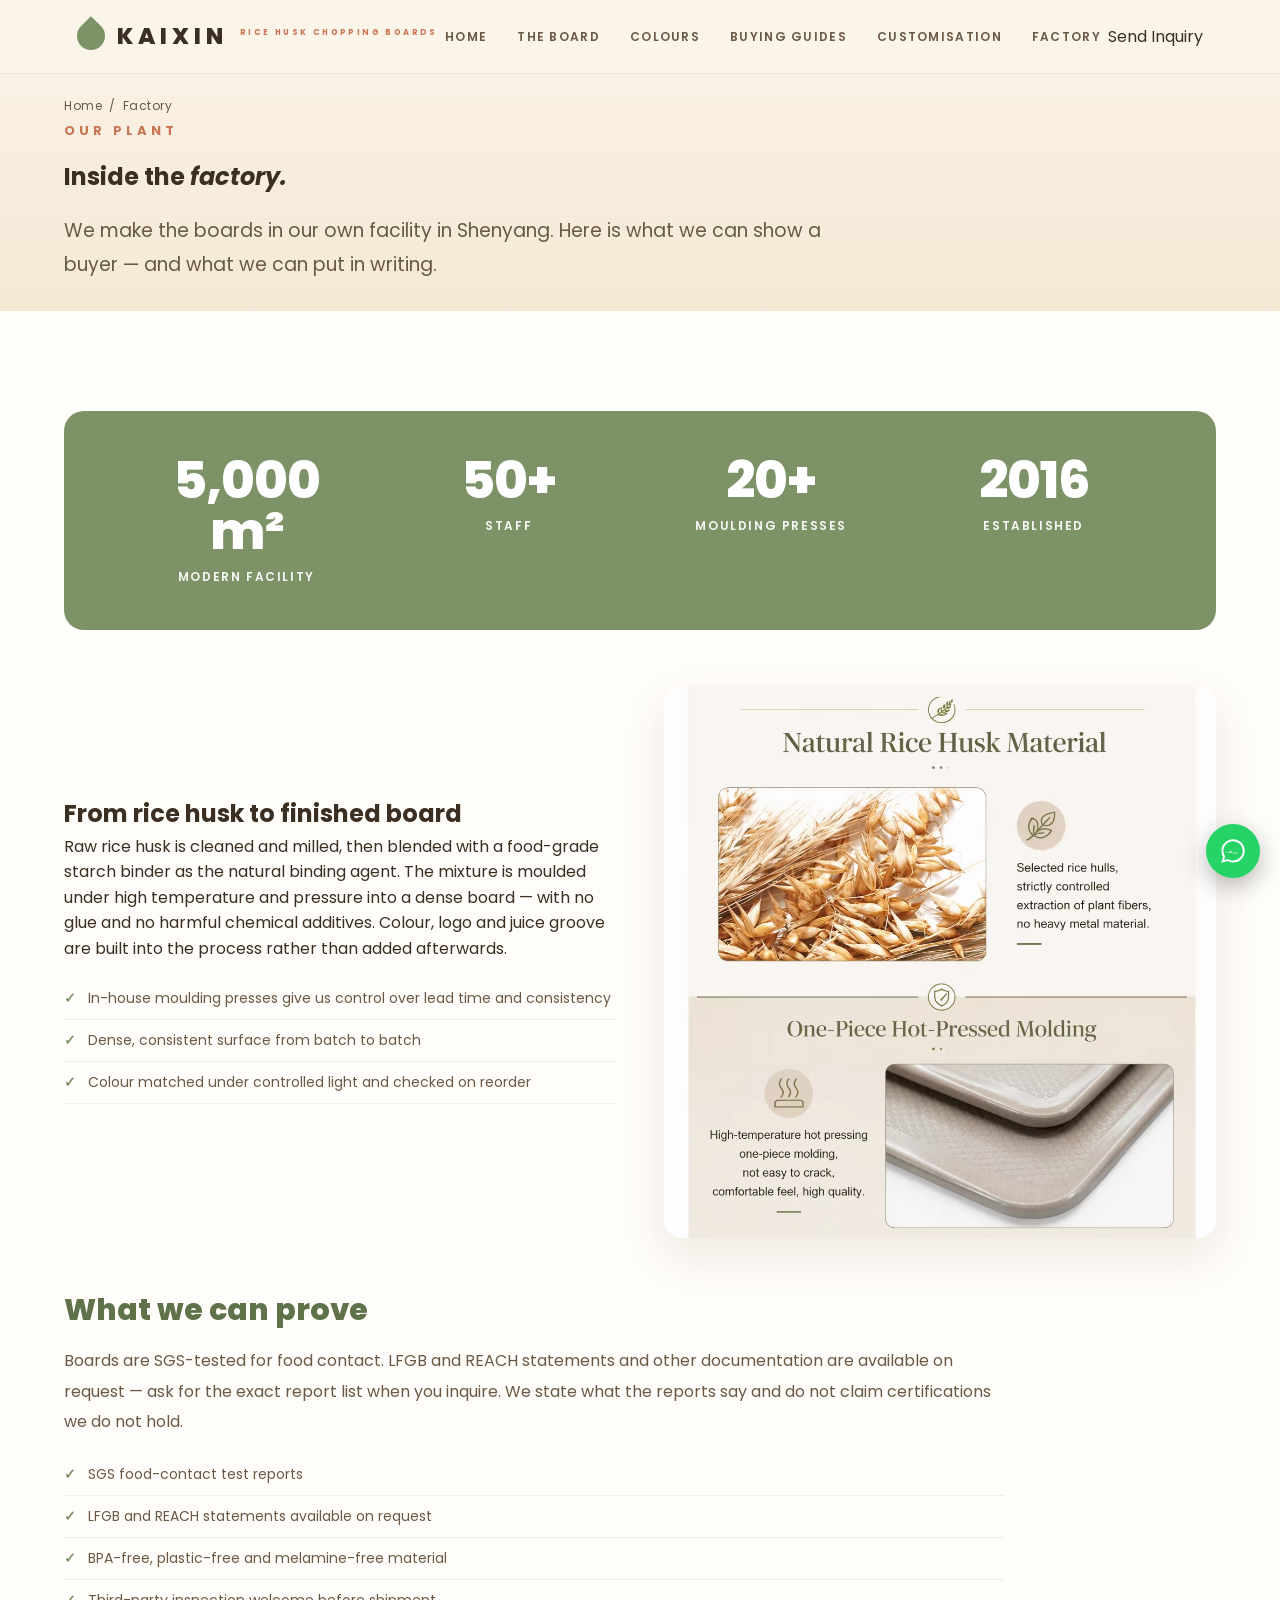
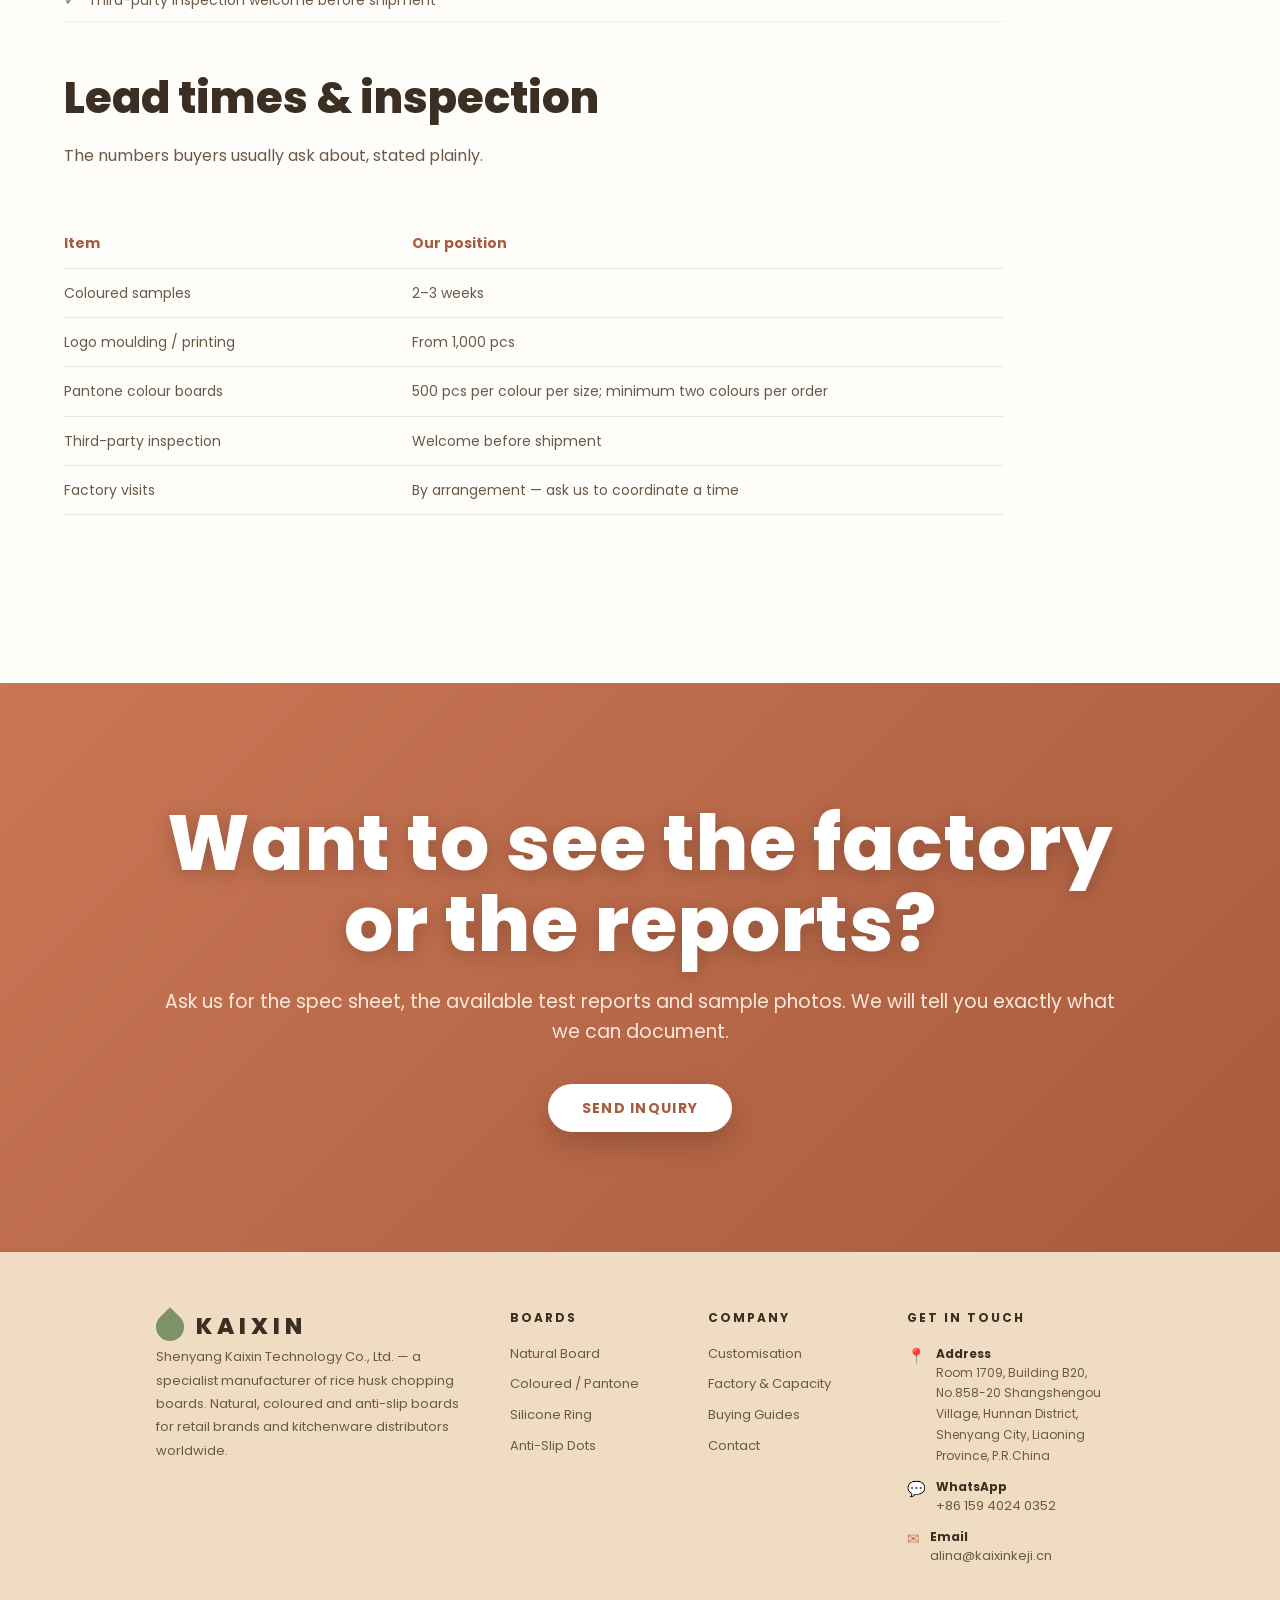
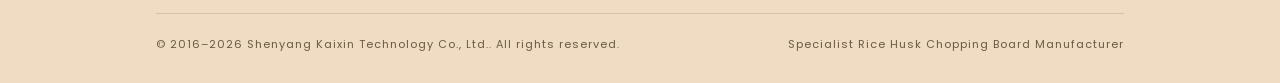
<file: factory.html>
<!DOCTYPE html>
<html lang="en-GB">
<head>
<meta charset="UTF-8">
<meta name="viewport" content="width=device-width, initial-scale=1.0">
<title>Chopping Board Factory: 5,000 m&sup2; Plant, 20+ Presses | Kaixin</title>
<meta name="description" content="Our 5,000 m2 rice husk chopping board factory in Shenyang: 50+ staff, 20+ moulding presses, SGS food-contact testing, LFGB and REACH statements, and third-party inspection welcome.">
<meta name="keywords" content="rice husk chopping board factory, chopping board manufacturer China, OEM cutting board factory, SGS tested chopping board manufacturer, Kaixin factory">
<meta property="og:title" content="Chopping Board Factory: 5,000 m&sup2; Plant, 20+ Presses | Kaixin">
<meta property="og:description" content="Our 5,000 m2 rice husk chopping board factory in Shenyang: 50+ staff, 20+ moulding presses, SGS food-contact testing, LFGB and REACH statements, and third-party inspection welcome.">
<meta property="og:type" content="website">
<meta property="og:url" content="https://www.ricehuskchoppingboard.com/factory.html">
<meta property="og:image" content="https://www.ricehuskchoppingboard.com/assets/img/warm/feature-moulded.png">
<link rel="canonical" href="https://www.ricehuskchoppingboard.com/factory.html">
<link rel="icon" href="favicon-32x32.png" type="image/png">
<link rel="preconnect" href="https://fonts.googleapis.com">
<link rel="preconnect" href="https://fonts.gstatic.com" crossorigin>
<link href="https://fonts.googleapis.com/css2?family=Poppins:wght@400;500;600;700;800;900&display=swap" rel="stylesheet">
<link rel="stylesheet" href="assets/css/style.css">
<script type="application/ld+json">
[
  {
    "@context": "https://schema.org",
    "@type": "WebPage",
    "name": "Chopping Board Factory",
    "url": "https://www.ricehuskchoppingboard.com/factory.html",
    "description": "Our 5,000 m2 rice husk chopping board factory in Shenyang with 50+ staff and 20+ moulding presses.",
    "publisher": {
      "@context": "https://schema.org",
      "@type": "Organization",
      "name": "Shenyang Kaixin Technology Co., Ltd.",
      "url": "https://www.ricehuskchoppingboard.com/",
      "logo": "https://www.ricehuskchoppingboard.com/assets/img/logo/logo.png",
      "description": "Specialist manufacturer of rice husk chopping boards. Natural, coloured and anti-slip boards with custom Pantone colours and OEM packaging.",
      "address": {
        "@type": "PostalAddress",
        "streetAddress": "Room 1709, Building B20, No.858-20 Shangshengou Village, Hunnan District",
        "addressLocality": "Shenyang",
        "addressRegion": "Liaoning",
        "addressCountry": "CN"
      },
      "contactPoint": {
        "@type": "ContactPoint",
        "telephone": "+86-159-4024-0352",
        "contactType": "sales",
        "availableLanguage": [
          "English",
          "Chinese"
        ]
      }
    }
  },
  {
    "@context": "https://schema.org",
    "@type": "BreadcrumbList",
    "itemListElement": [
      {
        "@type": "ListItem",
        "position": 1,
        "name": "Home",
        "item": "https://www.ricehuskchoppingboard.com/index.html"
      },
      {
        "@type": "ListItem",
        "position": 2,
        "name": "Factory",
        "item": "https://www.ricehuskchoppingboard.com/factory.html"
      }
    ]
  }
]
</script>
</head>
<body>
<nav class="nav">
  <a class="brand" href="index.html"><span class="leaf"></span>KAIXIN<small>RICE HUSK CHOPPING BOARDS</small></a>
  <div class="navlinks">
    <a href="index.html">Home</a>
    <a href="index.html#boards">The Board</a>
    <a href="index.html#colours">Colours</a>
    <a href="index.html#guides">Buying Guides</a>
    <a href="customisation.html">Customisation</a>
    <a href="factory.html">Factory</a>
  </div>
  <div class="nav-cta"><a href="contact.html">Send Inquiry</a></div>
  <button class="menu-toggle" aria-label="menu" onclick="this.parentNode.classList.toggle('open')">&#9776;</button>
  <div class="mobile-menu">
    <a href="index.html">Home</a>
    <a href="index.html#boards">The Board</a>
    <a href="index.html#colours">Colours</a>
    <a href="index.html#guides">Buying Guides</a>
    <a href="customisation.html">Customisation</a>
    <a href="factory.html">Factory</a>
    <a href="contact.html">Send Inquiry</a>
  </div>
</nav>
<section class="page-head"><div class="container">
  <div class="breadcrumb"><a href="index.html">Home</a> &nbsp;/&nbsp; Factory</div>
  <div class="sec-head left"><div class="kicker">Our Plant</div>
  <h1>Inside the <em>factory.</em></h1>
  <p class="sec-sub">We make the boards in our own facility in Shenyang. Here is what we can show a buyer &mdash; and what we can put in writing.</p></div>
</div></section>

<section class="sec" style="background:var(--white)"><div class="container">
  <div class="promise" style="border-radius:20px;margin-bottom:56px;padding:44px 6%">
    <div><div class="num">5,000 m&sup2;</div><div class="lbl">Modern Facility</div></div>
    <div><div class="num">50+</div><div class="lbl">Staff</div></div>
    <div><div class="num">20+</div><div class="lbl">Moulding Presses</div></div>
    <div><div class="num">2016</div><div class="lbl">Established</div></div>
  </div>

  <div class="split"><div><h2 style="margin-top:0">From rice husk to finished board</h2>
  <p>Raw rice husk is cleaned and milled, then blended with a food-grade starch binder as the natural binding agent. The mixture is moulded under high temperature and pressure into a dense board &mdash; with no glue and no harmful chemical additives. Colour, logo and juice groove are built into the process rather than added afterwards.</p>
  <ul class="checklist"><li><span class="ck">&#10003;</span><span>In-house moulding presses give us control over lead time and consistency</span></li><li><span class="ck">&#10003;</span><span>Dense, consistent surface from batch to batch</span></li><li><span class="ck">&#10003;</span><span>Colour matched under controlled light and checked on reorder</span></li></ul></div>
  <div class="media"><img src="assets/img/warm/material.png" alt="Rice husk fibre material used in the boards" loading="lazy"></div></div>

  <div class="prose note"><h3 style="margin-top:0">What we can prove</h3>
  <p style="margin-bottom:14px">Boards are SGS-tested for food contact. LFGB and REACH statements and other documentation are available on request &mdash; ask for the exact report list when you inquire. We state what the reports say and do not claim certifications we do not hold.</p>
  <ul class="checklist" style="margin-bottom:0"><li><span class="ck">&#10003;</span><span>SGS food-contact test reports</span></li><li><span class="ck">&#10003;</span><span>LFGB and REACH statements available on request</span></li><li><span class="ck">&#10003;</span><span>BPA-free, plastic-free and melamine-free material</span></li><li><span class="ck">&#10003;</span><span>Third-party inspection welcome before shipment</span></li></ul></div>

  <div class="prose"><h2>Lead times &amp; inspection</h2>
  <p>The numbers buyers usually ask about, stated plainly.</p>
  <div class="compare-wrap"><table class="spec-table">
    <tr><th>Item</th><th>Our position</th></tr>
    <tr><td>Coloured samples</td><td>2&ndash;3 weeks</td></tr>
    <tr><td>Logo moulding / printing</td><td>From 1,000 pcs</td></tr>
    <tr><td>Pantone colour boards</td><td>500 pcs per colour per size; minimum two colours per order</td></tr>
    <tr><td>Third-party inspection</td><td>Welcome before shipment</td></tr>
    <tr><td>Factory visits</td><td>By arrangement &mdash; ask us to coordinate a time</td></tr>
  </table></div></div>
</div></section>
<section class="finalcta"><div class="container"><h2>Want to see the factory or the reports?</h2><p>Ask us for the spec sheet, the available test reports and sample photos. We will tell you exactly what we can document.</p><a class="btn light" href="contact.html">Send Inquiry</a></div></section>
<footer>
  <div class="container foot-grid">
    <div class="foot-brand"><span class="brand"><span class="leaf"></span>KAIXIN</span>
      <p>Shenyang Kaixin Technology Co., Ltd. &mdash; a specialist manufacturer of rice husk chopping boards. Natural, coloured and anti-slip boards for retail brands and kitchenware distributors worldwide.</p></div>
    <div><h4>Boards</h4>
      <a href="products/natural-rice-husk-chopping-board.html">Natural Board</a>
      <a href="products/coloured-rice-husk-chopping-board.html">Coloured / Pantone</a>
      <a href="products/silicone-ring-chopping-board.html">Silicone Ring</a>
      <a href="products/silicone-dots-chopping-board.html">Anti-Slip Dots</a>
    </div>
    <div><h4>Company</h4>
      <a href="customisation.html">Customisation</a>
      <a href="factory.html">Factory &amp; Capacity</a>
      <a href="index.html#guides">Buying Guides</a>
      <a href="contact.html">Contact</a>
    </div>
    <div><h4>Get in Touch</h4>
      <div class="info-item"><span class="ic">&#128205;</span><div><b>Address</b><span>Room 1709, Building B20, No.858-20 Shangshengou Village, Hunnan District, Shenyang City, Liaoning Province, P.R.China</span></div></div>
      <div class="info-item"><span class="ic">&#128172;</span><div><b>WhatsApp</b><a href="https://wa.me/8615940240352" target="_blank" rel="noopener">+86 159 4024 0352</a></div></div>
      <div class="info-item"><span class="ic">&#9993;</span><div><b>Email</b><a href="mailto:alina@kaixinkeji.cn">alina@kaixinkeji.cn</a></div></div>
    </div>
  </div>
  <div class="container foot-bottom"><span>&copy; 2016&ndash;2026 Shenyang Kaixin Technology Co., Ltd.. All rights reserved.</span><span>Specialist Rice Husk Chopping Board Manufacturer</span></div>
</footer>
<a class="wa-float" href="https://wa.me/8615940240352" target="_blank" rel="noopener" aria-label="Chat with us on WhatsApp">
<svg viewBox="0 0 24 24"><path d="M12.04 2C6.5 2 2.1 6.4 2.1 11.95c0 1.75.46 3.46 1.33 4.96L2 22l5.24-1.37a9.94 9.94 0 0 0 4.8 1.22h.01c5.54 0 10.05-4.4 10.05-9.95C22.1 6.4 17.59 2 12.04 2zm0 18.16a8.3 8.3 0 0 1-4.23-1.16l-.3-.18-3.11.81.83-3.03-.2-.31a8.28 8.28 0 0 1-1.28-4.42c0-4.58 3.73-8.3 8.32-8.3 2.22 0 4.31.87 5.88 2.44a8.25 8.25 0 0 1 2.44 5.87c0 4.58-3.73 8.28-8.34 8.28zm4.55-6.2c-.25-.13-1.48-.73-1.71-.81-.23-.08-.39-.13-.56.13-.17.25-.64.81-.78.98-.14.17-.29.19-.53.06-.25-.13-1.05-.39-2-1.24-.74-1.22-1.66-1.36-1.9-.14-.24-.15-.52-.01-.71.12-.18.53-.62.65-.83.12-.22.08-.4.02-.53-.06-.13-.56-1.34-.76-1.84-.2-.48-.4-.42-.56-.43h-.48c-.17 0-.44.06-.67.32-.23.25-.88.87-.88 2.12s.9 2.46 1.03 2.63c.13.17 1.77 2.7 4.29 3.79.6.26 1.06.41 1.43.53.6.19 1.14.16 1.57.1.48-.07 1.48-.6 1.69-1.19.21-.58.21-1.08.15-1.19-.06-.1-.23-.16-.48-.29z"/></svg>
</a>
<script src="assets/js/main.js"></script>
</body>
</html>
</file>
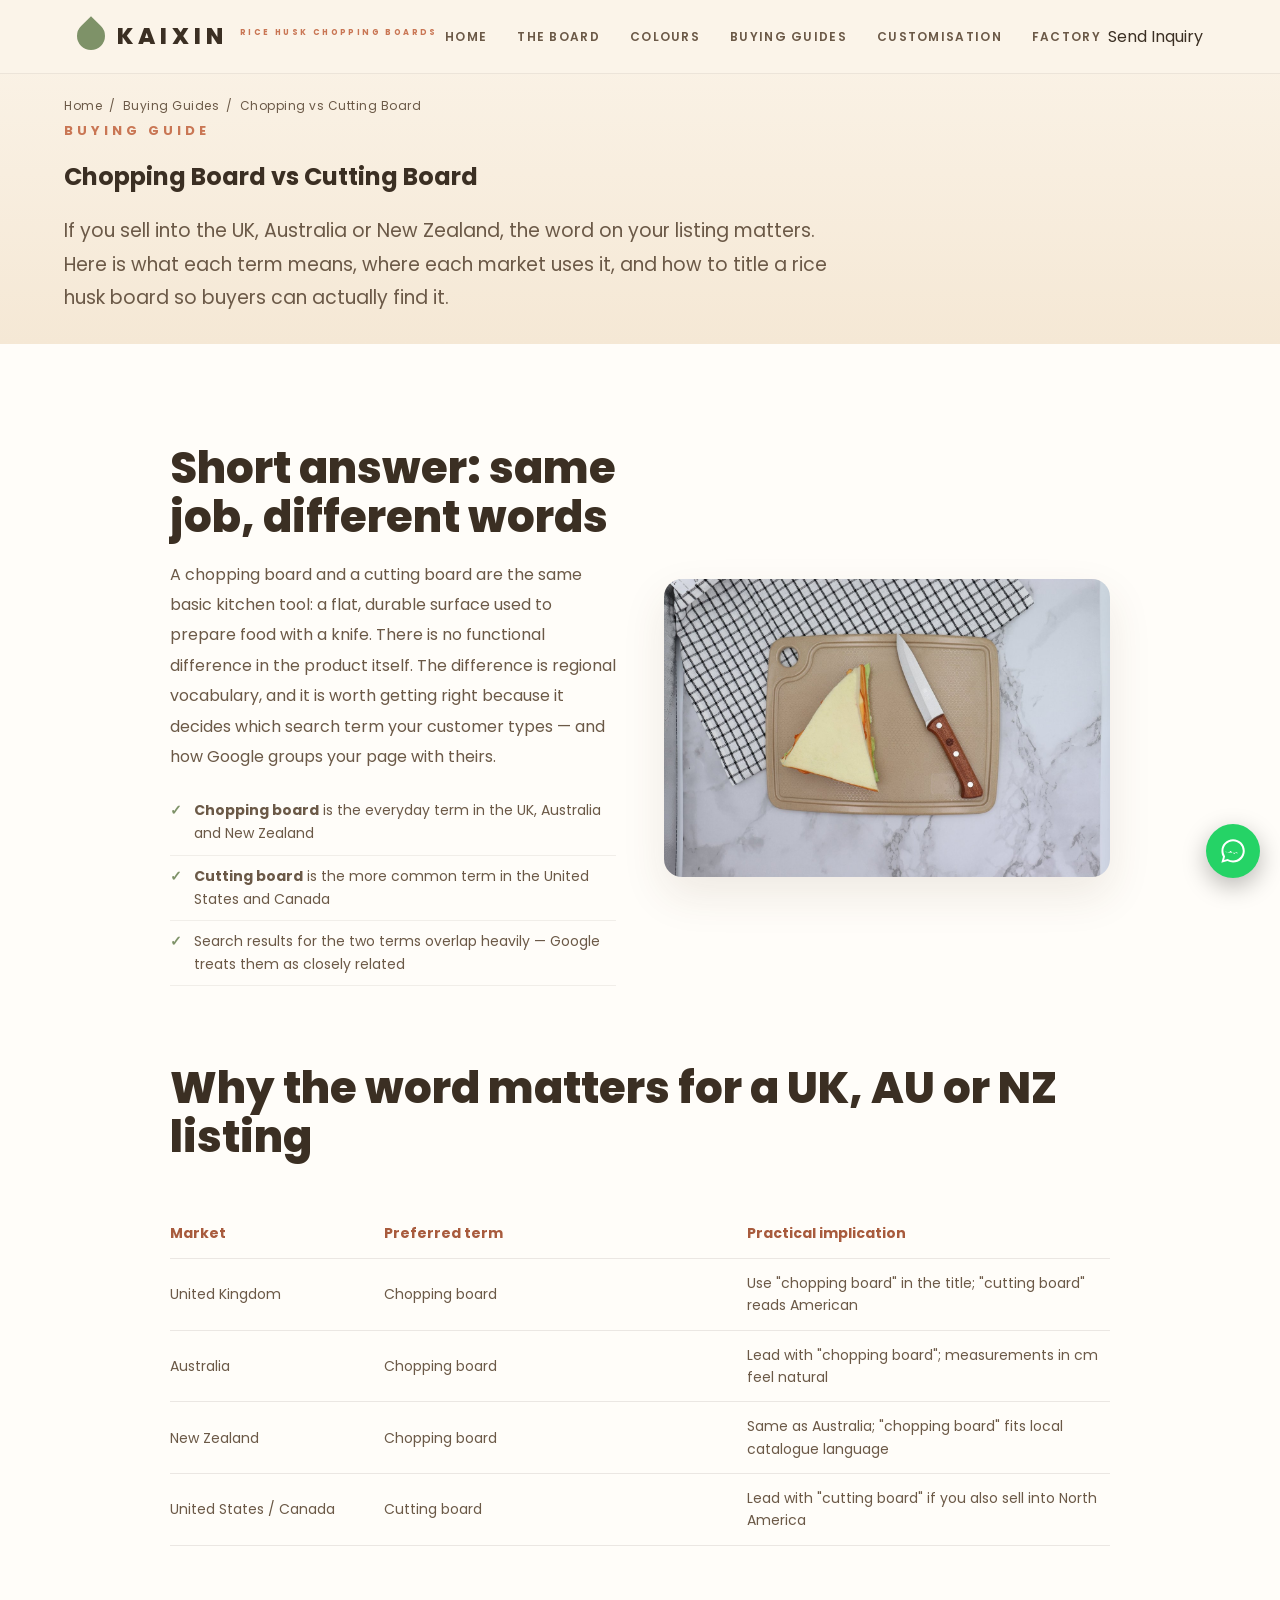
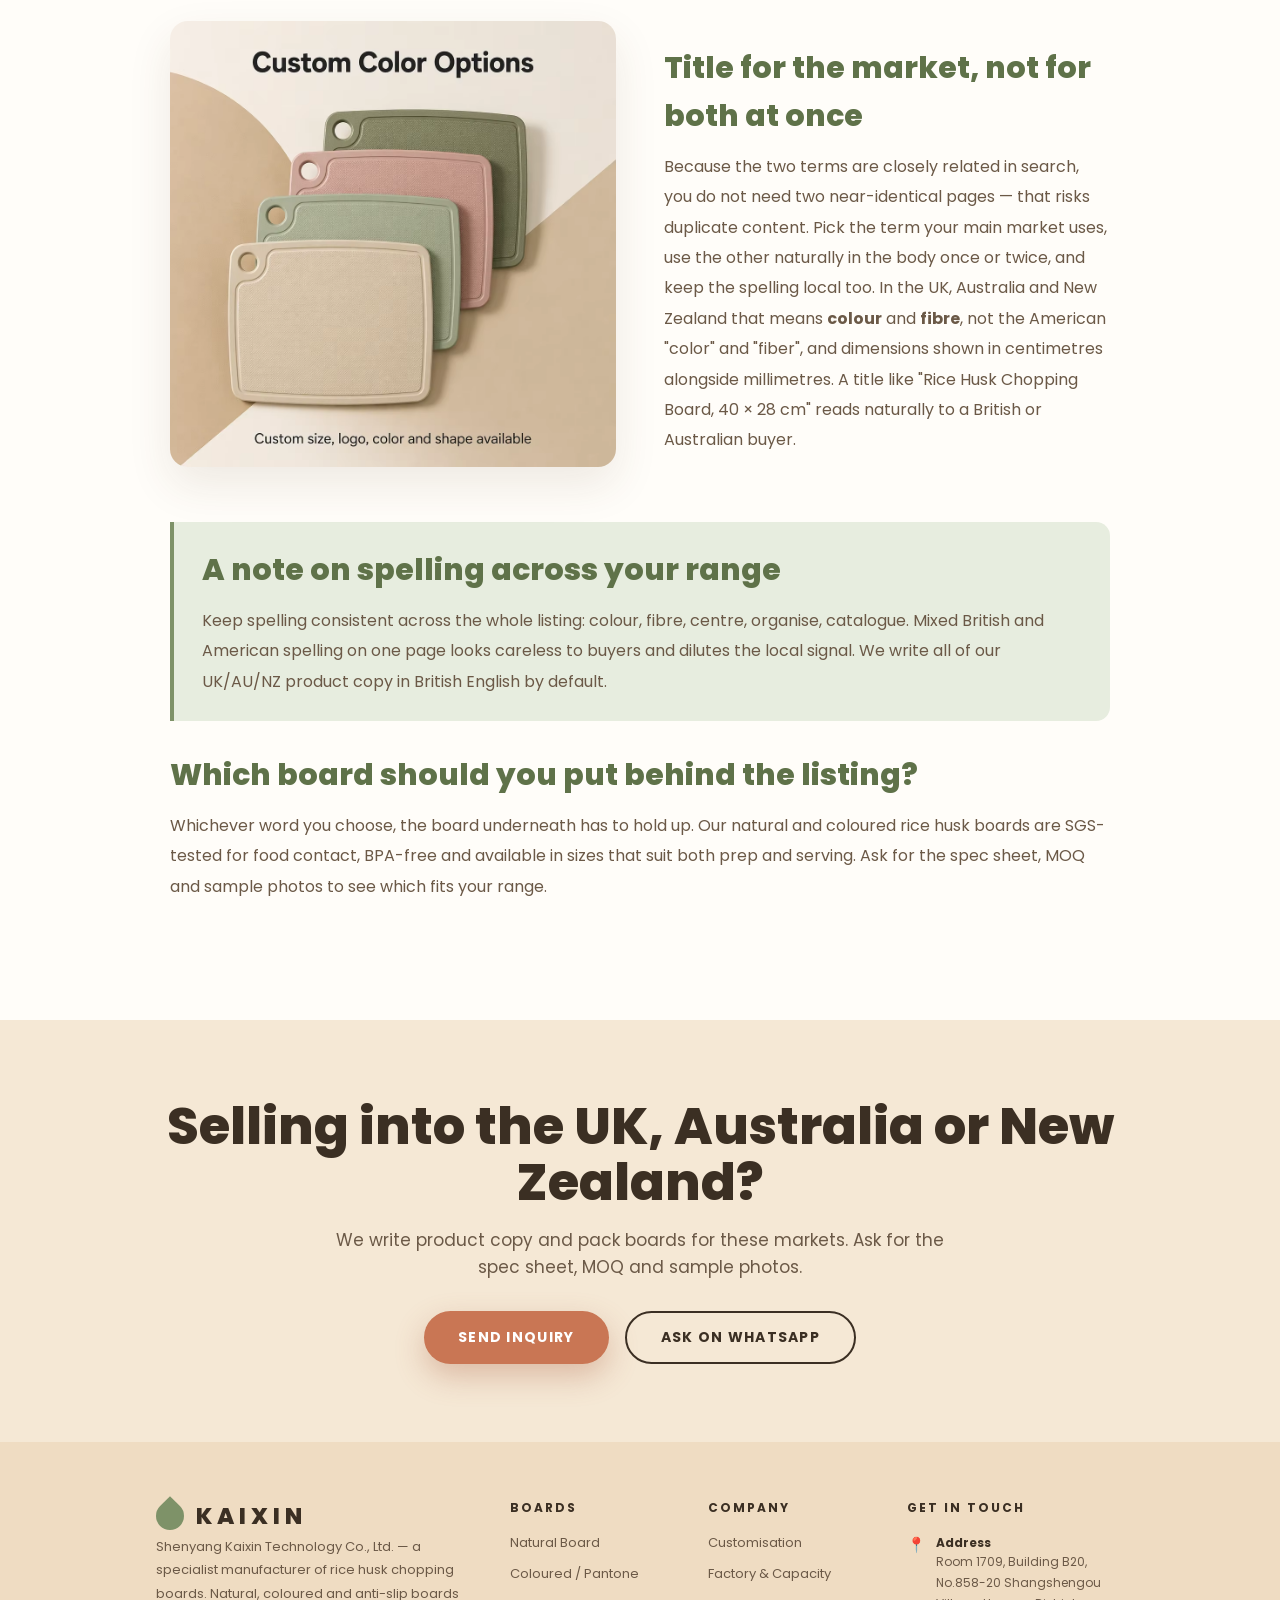
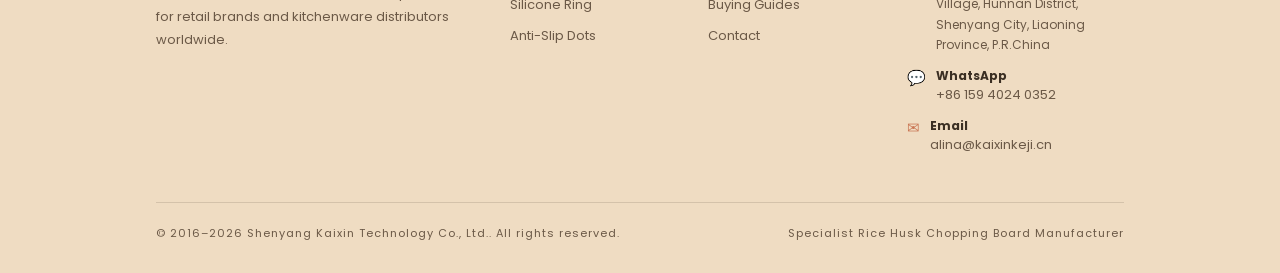
<file: guides/chopping-board-vs-cutting-board.html>
<!DOCTYPE html>
<html lang="en-GB">
<head>
<meta charset="UTF-8">
<meta name="viewport" content="width=device-width, initial-scale=1.0">
<title>Chopping Board vs Cutting Board: What's the Difference? | Kaixin</title>
<meta name="description" content="Chopping board or cutting board? The difference is regional: UK, Australia and New Zealand say chopping board; the US says cutting board. How to title a rice husk board for each market.">
<meta name="keywords" content="chopping board vs cutting board, chopping board or cutting board UK, cutting board American term, chopping board Australia, rice husk chopping board">
<meta property="og:title" content="Chopping Board vs Cutting Board: What's the Difference? | Kaixin">
<meta property="og:description" content="Chopping board or cutting board? The difference is regional: UK, Australia and New Zealand say chopping board; the US says cutting board. How to title a rice husk board for each market.">
<meta property="og:type" content="website">
<meta property="og:url" content="https://www.ricehuskchoppingboard.com/guides/chopping-board-vs-cutting-board.html">
<meta property="og:image" content="https://www.ricehuskchoppingboard.com/assets/img/warm/lifestyle-sandwich.jpg">
<link rel="canonical" href="https://www.ricehuskchoppingboard.com/guides/chopping-board-vs-cutting-board.html">
<link rel="icon" href="../favicon-32x32.png" type="image/png">
<link rel="preconnect" href="https://fonts.googleapis.com">
<link rel="preconnect" href="https://fonts.gstatic.com" crossorigin>
<link href="https://fonts.googleapis.com/css2?family=Poppins:wght@400;500;600;700;800;900&display=swap" rel="stylesheet">
<link rel="stylesheet" href="../assets/css/style.css">
<script type="application/ld+json">
[
  {
    "@context": "https://schema.org",
    "@type": "Article",
    "headline": "Chopping Board vs Cutting Board: What's the Difference?",
    "url": "https://www.ricehuskchoppingboard.com/guides/chopping-board-vs-cutting-board.html",
    "description": "The difference between chopping board and cutting board is regional vocabulary, explained for UK, AU and NZ buyers.",
    "datePublished": "2026-11-18",
    "dateModified": "2026-11-18",
    "publisher": {
      "@context": "https://schema.org",
      "@type": "Organization",
      "name": "Shenyang Kaixin Technology Co., Ltd.",
      "url": "https://www.ricehuskchoppingboard.com/",
      "logo": "https://www.ricehuskchoppingboard.com/assets/img/logo/logo.png",
      "description": "Specialist manufacturer of rice husk chopping boards. Natural, coloured and anti-slip boards with custom Pantone colours and OEM packaging.",
      "address": {
        "@type": "PostalAddress",
        "streetAddress": "Room 1709, Building B20, No.858-20 Shangshengou Village, Hunnan District",
        "addressLocality": "Shenyang",
        "addressRegion": "Liaoning",
        "addressCountry": "CN"
      },
      "contactPoint": {
        "@type": "ContactPoint",
        "telephone": "+86-159-4024-0352",
        "contactType": "sales",
        "availableLanguage": [
          "English",
          "Chinese"
        ]
      }
    }
  },
  {
    "@context": "https://schema.org",
    "@type": "BreadcrumbList",
    "itemListElement": [
      {
        "@type": "ListItem",
        "position": 1,
        "name": "Home",
        "item": "https://www.ricehuskchoppingboard.com/index.html"
      },
      {
        "@type": "ListItem",
        "position": 2,
        "name": "Buying Guides",
        "item": "https://www.ricehuskchoppingboard.com/index.html#guides"
      },
      {
        "@type": "ListItem",
        "position": 3,
        "name": "Chopping vs Cutting Board",
        "item": "https://www.ricehuskchoppingboard.com/guides/chopping-board-vs-cutting-board.html"
      }
    ]
  }
]
</script>
</head>
<body>
<nav class="nav">
  <a class="brand" href="../index.html"><span class="leaf"></span>KAIXIN<small>RICE HUSK CHOPPING BOARDS</small></a>
  <div class="navlinks">
    <a href="../index.html">Home</a>
    <a href="../index.html#boards">The Board</a>
    <a href="../index.html#colours">Colours</a>
    <a href="../index.html#guides">Buying Guides</a>
    <a href="../customisation.html">Customisation</a>
    <a href="../factory.html">Factory</a>
  </div>
  <div class="nav-cta"><a href="../contact.html">Send Inquiry</a></div>
  <button class="menu-toggle" aria-label="menu" onclick="this.parentNode.classList.toggle('open')">&#9776;</button>
  <div class="mobile-menu">
    <a href="../index.html">Home</a>
    <a href="../index.html#boards">The Board</a>
    <a href="../index.html#colours">Colours</a>
    <a href="../index.html#guides">Buying Guides</a>
    <a href="../customisation.html">Customisation</a>
    <a href="../factory.html">Factory</a>
    <a href="../contact.html">Send Inquiry</a>
  </div>
</nav>
<section class="page-head"><div class="container">
  <div class="breadcrumb"><a href="../index.html">Home</a> &nbsp;/&nbsp; <a href="../index.html#guides">Buying Guides</a> &nbsp;/&nbsp; Chopping vs Cutting Board</div>
  <div class="sec-head left"><div class="kicker">Buying Guide</div>
  <h1>Chopping Board vs Cutting Board</h1>
  <p class="sec-sub">If you sell into the UK, Australia or New Zealand, the word on your listing matters. Here is what each term means, where each market uses it, and how to title a rice husk board so buyers can actually find it.</p></div>
</div></section>

<section class="sec" style="background:var(--white)"><div class="container prose">
  <div class="split"><div><h2 style="margin-top:0">Short answer: same job, different words</h2>
  <p>A chopping board and a cutting board are the same basic kitchen tool: a flat, durable surface used to prepare food with a knife. There is no functional difference in the product itself. The difference is regional vocabulary, and it is worth getting right because it decides which search term your customer types &mdash; and how Google groups your page with theirs.</p>
  <ul class="checklist"><li><span class="ck">&#10003;</span><span><b>Chopping board</b> is the everyday term in the UK, Australia and New Zealand</span></li><li><span class="ck">&#10003;</span><span><b>Cutting board</b> is the more common term in the United States and Canada</span></li><li><span class="ck">&#10003;</span><span>Search results for the two terms overlap heavily &mdash; Google treats them as closely related</span></li></ul></div>
  <div class="media"><img src="../assets/img/warm/lifestyle-sandwich.jpg" alt="Rice husk board being used for food prep" loading="lazy"></div></div>

  <h2>Why the word matters for a UK, AU or NZ listing</h2>
  <div class="compare-wrap"><table class="spec-table">
    <tr><th>Market</th><th>Preferred term</th><th>Practical implication</th></tr>
    <tr><td>United Kingdom</td><td>Chopping board</td><td>Use "chopping board" in the title; "cutting board" reads American</td></tr>
    <tr><td>Australia</td><td>Chopping board</td><td>Lead with "chopping board"; measurements in cm feel natural</td></tr>
    <tr><td>New Zealand</td><td>Chopping board</td><td>Same as Australia; "chopping board" fits local catalogue language</td></tr>
    <tr><td>United States / Canada</td><td>Cutting board</td><td>Lead with "cutting board" if you also sell into North America</td></tr>
  </table></div>

  <div class="split"><div class="media"><img src="../assets/img/warm/colours-4.png" alt="Three sizes of rice husk chopping board" loading="lazy"></div>
  <div><h3>Title for the market, not for both at once</h3>
  <p>Because the two terms are closely related in search, you do not need two near-identical pages &mdash; that risks duplicate content. Pick the term your main market uses, use the other naturally in the body once or twice, and keep the spelling local too. In the UK, Australia and New Zealand that means <b>colour</b> and <b>fibre</b>, not the American "color" and "fiber", and dimensions shown in centimetres alongside millimetres. A title like "Rice Husk Chopping Board, 40 &times; 28 cm" reads naturally to a British or Australian buyer.</p></div></div>

  <div class="note"><h3 style="margin-top:0">A note on spelling across your range</h3>
  <p style="margin-bottom:0">Keep spelling consistent across the whole listing: colour, fibre, centre, organise, catalogue. Mixed British and American spelling on one page looks careless to buyers and dilutes the local signal. We write all of our UK/AU/NZ product copy in British English by default.</p></div>

  <h3>Which board should you put behind the listing?</h3>
  <p>Whichever word you choose, the board underneath has to hold up. Our natural and coloured rice husk boards are SGS-tested for food contact, BPA-free and available in sizes that suit both prep and serving. Ask for the spec sheet, MOQ and sample photos to see which fits your range.</p>
</div></section>
<section class="cta-band"><div class="container"><h2>Selling into the UK, Australia or New Zealand?</h2><p>We write product copy and pack boards for these markets. Ask for the spec sheet, MOQ and sample photos.</p><div class="hero-btns"><a class="btn" href="../contact.html">Send Inquiry</a> <a class="btn ghost" href="https://wa.me/8615940240352?text=Hi%2C%20I%27m%20sourcing%20rice%20husk%20chopping%20boards%20for%20the%20UK%20market.%20Could%20you%20send%20your%20price%20list%20and%20carton%20details%3F">Ask on WhatsApp</a> </div></div></section>
<footer>
  <div class="container foot-grid">
    <div class="foot-brand"><span class="brand"><span class="leaf"></span>KAIXIN</span>
      <p>Shenyang Kaixin Technology Co., Ltd. &mdash; a specialist manufacturer of rice husk chopping boards. Natural, coloured and anti-slip boards for retail brands and kitchenware distributors worldwide.</p></div>
    <div><h4>Boards</h4>
      <a href="../products/natural-rice-husk-chopping-board.html">Natural Board</a>
      <a href="../products/coloured-rice-husk-chopping-board.html">Coloured / Pantone</a>
      <a href="../products/silicone-ring-chopping-board.html">Silicone Ring</a>
      <a href="../products/silicone-dots-chopping-board.html">Anti-Slip Dots</a>
    </div>
    <div><h4>Company</h4>
      <a href="../customisation.html">Customisation</a>
      <a href="../factory.html">Factory &amp; Capacity</a>
      <a href="../index.html#guides">Buying Guides</a>
      <a href="../contact.html">Contact</a>
    </div>
    <div><h4>Get in Touch</h4>
      <div class="info-item"><span class="ic">&#128205;</span><div><b>Address</b><span>Room 1709, Building B20, No.858-20 Shangshengou Village, Hunnan District, Shenyang City, Liaoning Province, P.R.China</span></div></div>
      <div class="info-item"><span class="ic">&#128172;</span><div><b>WhatsApp</b><a href="https://wa.me/8615940240352" target="_blank" rel="noopener">+86 159 4024 0352</a></div></div>
      <div class="info-item"><span class="ic">&#9993;</span><div><b>Email</b><a href="mailto:alina@kaixinkeji.cn">alina@kaixinkeji.cn</a></div></div>
    </div>
  </div>
  <div class="container foot-bottom"><span>&copy; 2016&ndash;2026 Shenyang Kaixin Technology Co., Ltd.. All rights reserved.</span><span>Specialist Rice Husk Chopping Board Manufacturer</span></div>
</footer>
<a class="wa-float" href="https://wa.me/8615940240352" target="_blank" rel="noopener" aria-label="Chat with us on WhatsApp">
<svg viewBox="0 0 24 24"><path d="M12.04 2C6.5 2 2.1 6.4 2.1 11.95c0 1.75.46 3.46 1.33 4.96L2 22l5.24-1.37a9.94 9.94 0 0 0 4.8 1.22h.01c5.54 0 10.05-4.4 10.05-9.95C22.1 6.4 17.59 2 12.04 2zm0 18.16a8.3 8.3 0 0 1-4.23-1.16l-.3-.18-3.11.81.83-3.03-.2-.31a8.28 8.28 0 0 1-1.28-4.42c0-4.58 3.73-8.3 8.32-8.3 2.22 0 4.31.87 5.88 2.44a8.25 8.25 0 0 1 2.44 5.87c0 4.58-3.73 8.28-8.34 8.28zm4.55-6.2c-.25-.13-1.48-.73-1.71-.81-.23-.08-.39-.13-.56.13-.17.25-.64.81-.78.98-.14.17-.29.19-.53.06-.25-.13-1.05-.39-2-1.24-.74-1.22-1.66-1.36-1.9-.14-.24-.15-.52-.01-.71.12-.18.53-.62.65-.83.12-.22.08-.4.02-.53-.06-.13-.56-1.34-.76-1.84-.2-.48-.4-.42-.56-.43h-.48c-.17 0-.44.06-.67.32-.23.25-.88.87-.88 2.12s.9 2.46 1.03 2.63c.13.17 1.77 2.7 4.29 3.79.6.26 1.06.41 1.43.53.6.19 1.14.16 1.57.1.48-.07 1.48-.6 1.69-1.19.21-.58.21-1.08.15-1.19-.06-.1-.23-.16-.48-.29z"/></svg>
</a>
<script src="../assets/js/main.js"></script>
</body>
</html>
</file>
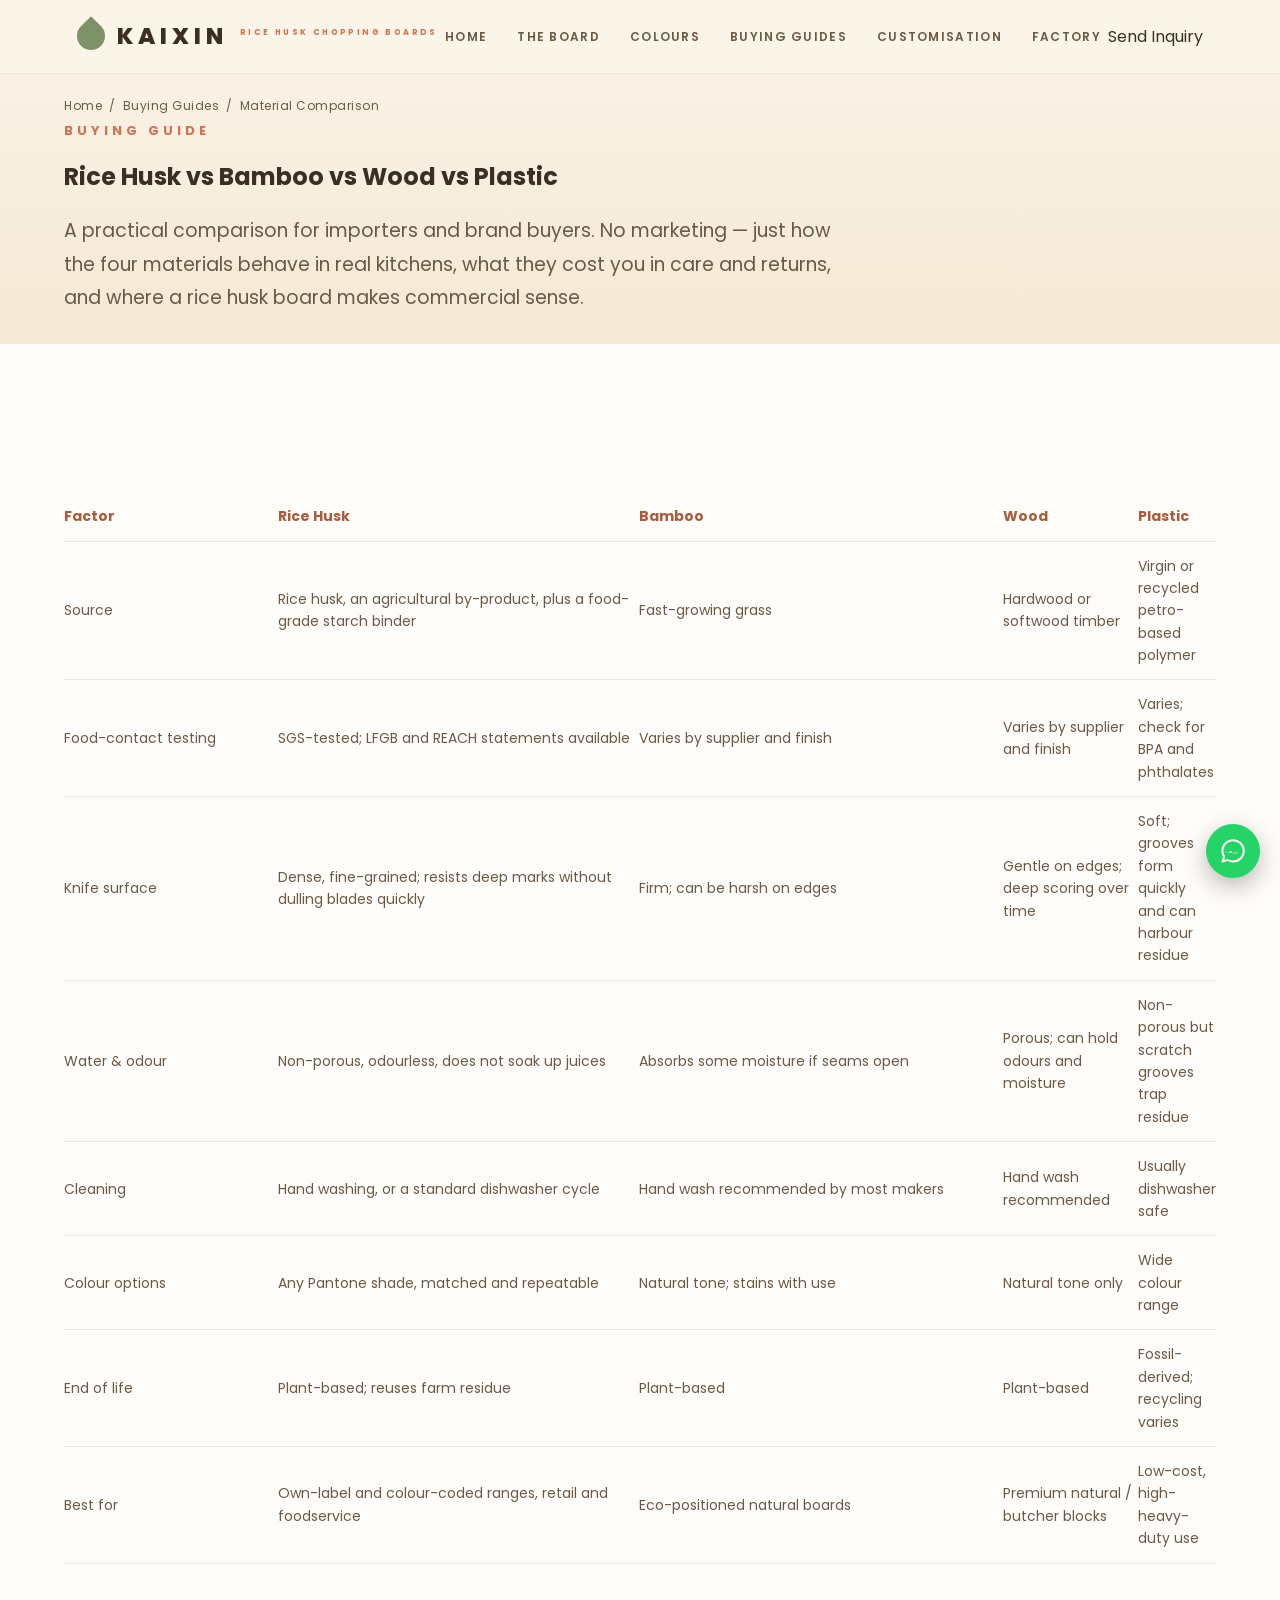
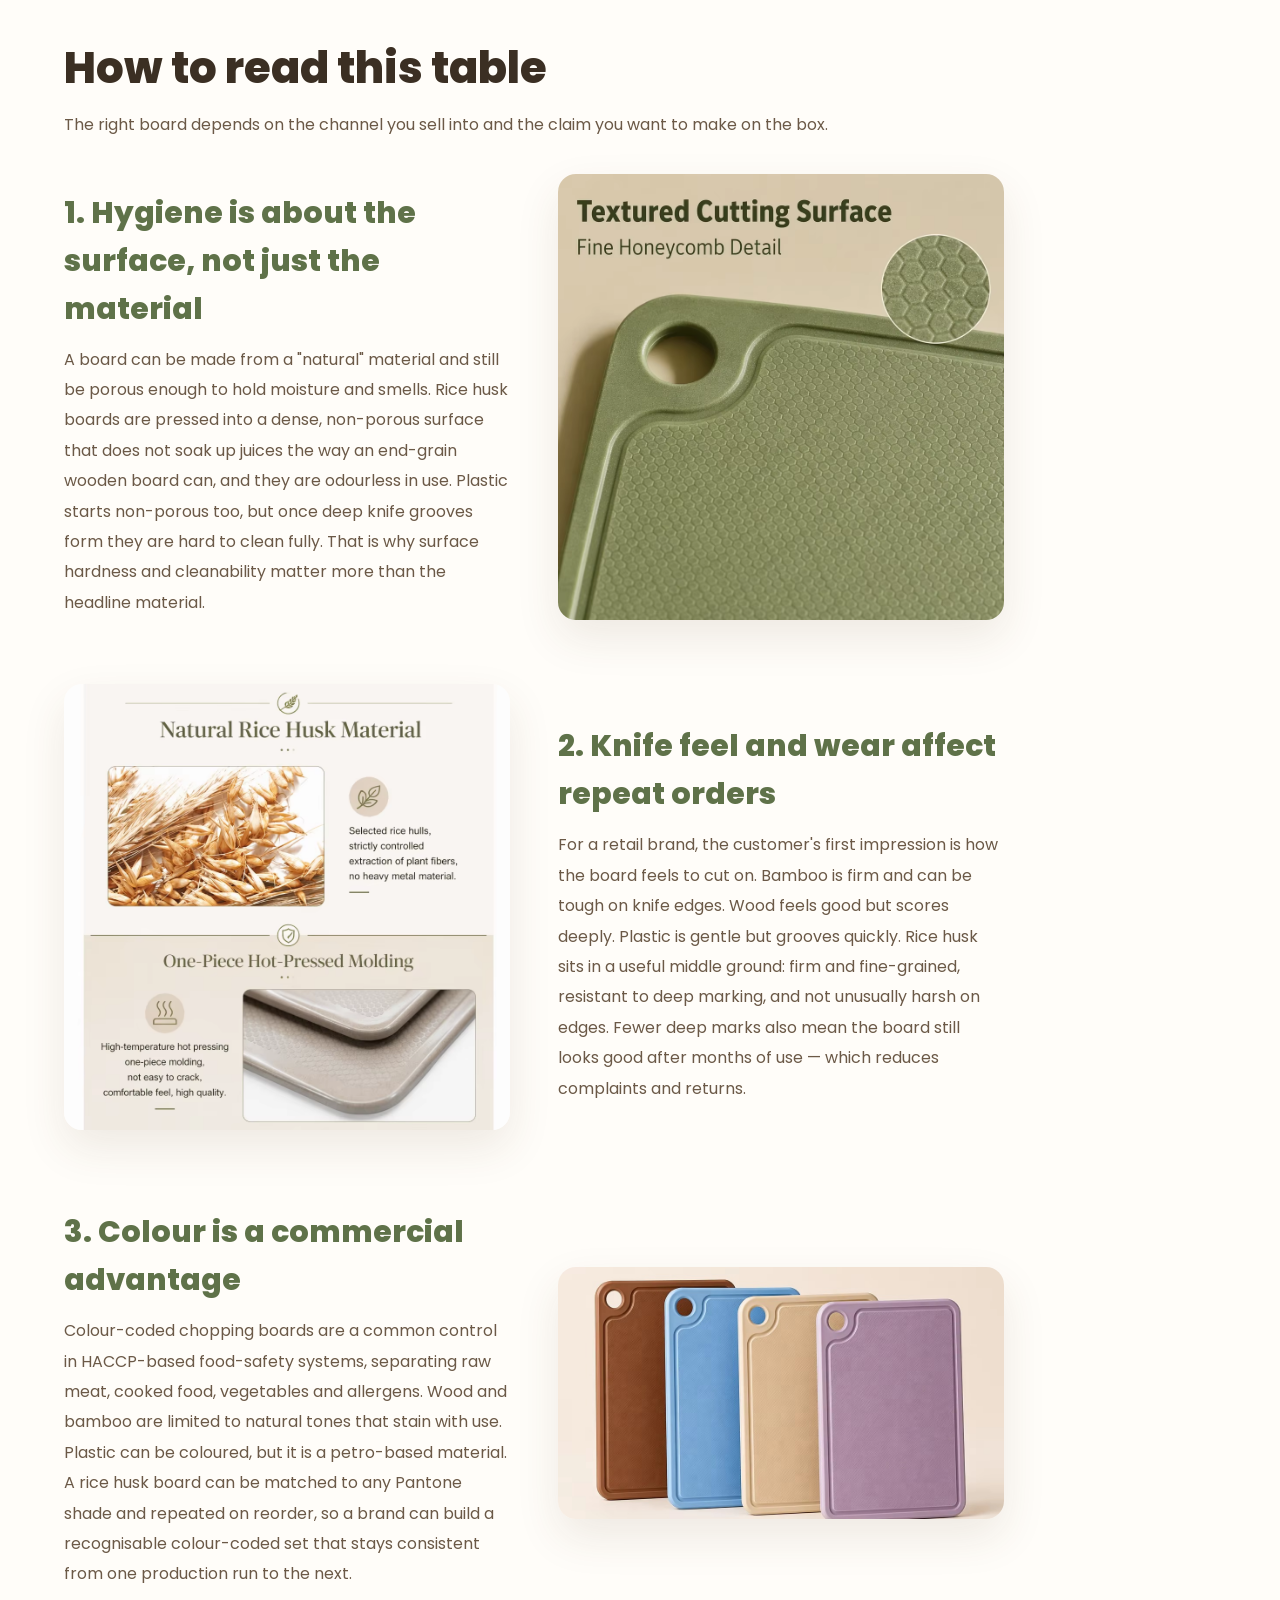
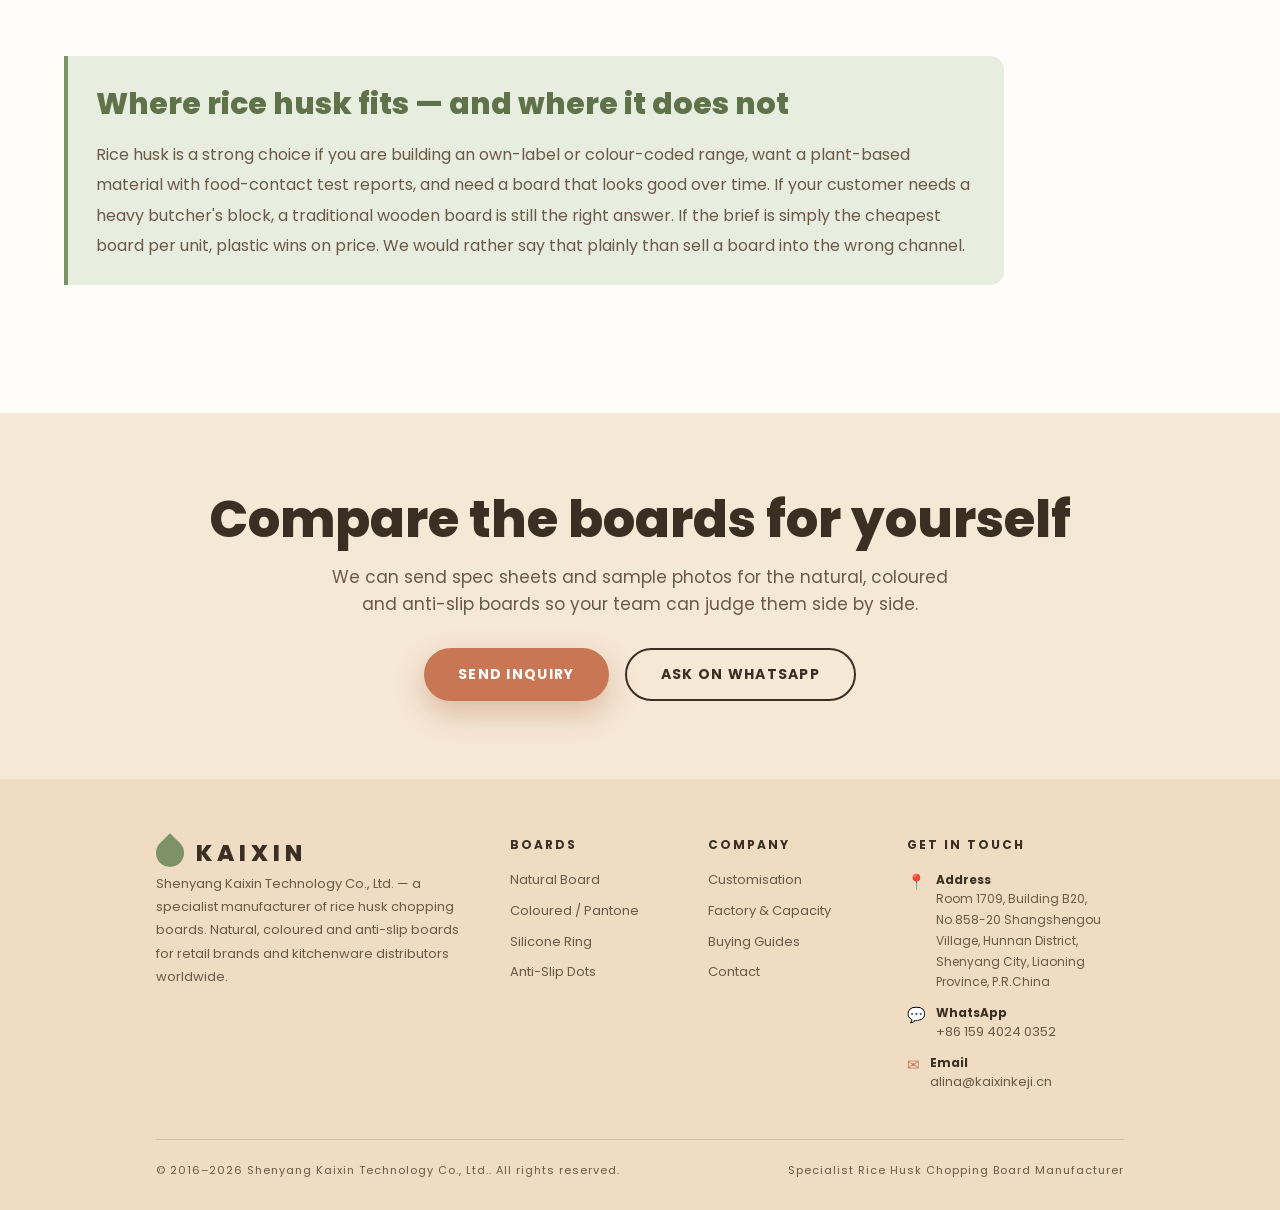
<file: guides/rice-husk-vs-bamboo-vs-wood-vs-plastic.html>
<!DOCTYPE html>
<html lang="en-GB">
<head>
<meta charset="UTF-8">
<meta name="viewport" content="width=device-width, initial-scale=1.0">
<title>Rice Husk vs Bamboo vs Wood vs Plastic Chopping Boards | Kaixin</title>
<meta name="description" content="A practical comparison of rice husk, bamboo, wood and plastic chopping boards: hygiene, knife wear, cleaning, colour options and end of life, for retail and foodservice buyers.">
<meta name="keywords" content="rice husk vs bamboo chopping board, rice husk vs wood cutting board, bamboo vs plastic chopping board, best eco chopping board material, chopping board material comparison">
<meta property="og:title" content="Rice Husk vs Bamboo vs Wood vs Plastic Chopping Boards | Kaixin">
<meta property="og:description" content="A practical comparison of rice husk, bamboo, wood and plastic chopping boards: hygiene, knife wear, cleaning, colour options and end of life, for retail and foodservice buyers.">
<meta property="og:type" content="website">
<meta property="og:url" content="https://www.ricehuskchoppingboard.com/guides/rice-husk-vs-bamboo-vs-wood-vs-plastic.html">
<meta property="og:image" content="https://www.ricehuskchoppingboard.com/assets/img/warm/material.png">
<link rel="canonical" href="https://www.ricehuskchoppingboard.com/guides/rice-husk-vs-bamboo-vs-wood-vs-plastic.html">
<link rel="icon" href="../favicon-32x32.png" type="image/png">
<link rel="preconnect" href="https://fonts.googleapis.com">
<link rel="preconnect" href="https://fonts.gstatic.com" crossorigin>
<link href="https://fonts.googleapis.com/css2?family=Poppins:wght@400;500;600;700;800;900&display=swap" rel="stylesheet">
<link rel="stylesheet" href="../assets/css/style.css">
<script type="application/ld+json">
[
  {
    "@context": "https://schema.org",
    "@type": "Article",
    "headline": "Rice Husk vs Bamboo vs Wood vs Plastic Chopping Boards",
    "url": "https://www.ricehuskchoppingboard.com/guides/rice-husk-vs-bamboo-vs-wood-vs-plastic.html",
    "description": "A practical comparison of four chopping board materials for retail and foodservice buyers.",
    "datePublished": "2026-11-18",
    "dateModified": "2026-11-18",
    "publisher": {
      "@context": "https://schema.org",
      "@type": "Organization",
      "name": "Shenyang Kaixin Technology Co., Ltd.",
      "url": "https://www.ricehuskchoppingboard.com/",
      "logo": "https://www.ricehuskchoppingboard.com/assets/img/logo/logo.png",
      "description": "Specialist manufacturer of rice husk chopping boards. Natural, coloured and anti-slip boards with custom Pantone colours and OEM packaging.",
      "address": {
        "@type": "PostalAddress",
        "streetAddress": "Room 1709, Building B20, No.858-20 Shangshengou Village, Hunnan District",
        "addressLocality": "Shenyang",
        "addressRegion": "Liaoning",
        "addressCountry": "CN"
      },
      "contactPoint": {
        "@type": "ContactPoint",
        "telephone": "+86-159-4024-0352",
        "contactType": "sales",
        "availableLanguage": [
          "English",
          "Chinese"
        ]
      }
    }
  },
  {
    "@context": "https://schema.org",
    "@type": "BreadcrumbList",
    "itemListElement": [
      {
        "@type": "ListItem",
        "position": 1,
        "name": "Home",
        "item": "https://www.ricehuskchoppingboard.com/index.html"
      },
      {
        "@type": "ListItem",
        "position": 2,
        "name": "Buying Guides",
        "item": "https://www.ricehuskchoppingboard.com/index.html#guides"
      },
      {
        "@type": "ListItem",
        "position": 3,
        "name": "Material Comparison",
        "item": "https://www.ricehuskchoppingboard.com/guides/rice-husk-vs-bamboo-vs-wood-vs-plastic.html"
      }
    ]
  }
]
</script>
</head>
<body>
<nav class="nav">
  <a class="brand" href="../index.html"><span class="leaf"></span>KAIXIN<small>RICE HUSK CHOPPING BOARDS</small></a>
  <div class="navlinks">
    <a href="../index.html">Home</a>
    <a href="../index.html#boards">The Board</a>
    <a href="../index.html#colours">Colours</a>
    <a href="../index.html#guides">Buying Guides</a>
    <a href="../customisation.html">Customisation</a>
    <a href="../factory.html">Factory</a>
  </div>
  <div class="nav-cta"><a href="../contact.html">Send Inquiry</a></div>
  <button class="menu-toggle" aria-label="menu" onclick="this.parentNode.classList.toggle('open')">&#9776;</button>
  <div class="mobile-menu">
    <a href="../index.html">Home</a>
    <a href="../index.html#boards">The Board</a>
    <a href="../index.html#colours">Colours</a>
    <a href="../index.html#guides">Buying Guides</a>
    <a href="../customisation.html">Customisation</a>
    <a href="../factory.html">Factory</a>
    <a href="../contact.html">Send Inquiry</a>
  </div>
</nav>
<section class="page-head"><div class="container">
  <div class="breadcrumb"><a href="../index.html">Home</a> &nbsp;/&nbsp; <a href="../index.html#guides">Buying Guides</a> &nbsp;/&nbsp; Material Comparison</div>
  <div class="sec-head left"><div class="kicker">Buying Guide</div>
  <h1>Rice Husk vs Bamboo vs Wood vs Plastic</h1>
  <p class="sec-sub">A practical comparison for importers and brand buyers. No marketing &mdash; just how the four materials behave in real kitchens, what they cost you in care and returns, and where a rice husk board makes commercial sense.</p></div>
</div></section>

<section class="sec" style="background:var(--white)"><div class="container">
  <div class="compare-wrap"><table class="spec-table">
    <tr><th>Factor</th><th>Rice Husk</th><th>Bamboo</th><th>Wood</th><th>Plastic</th></tr>
    <tr><td>Source</td><td>Rice husk, an agricultural by-product, plus a food-grade starch binder</td><td>Fast-growing grass</td><td>Hardwood or softwood timber</td><td>Virgin or recycled petro-based polymer</td></tr>
    <tr><td>Food-contact testing</td><td>SGS-tested; LFGB and REACH statements available</td><td>Varies by supplier and finish</td><td>Varies by supplier and finish</td><td>Varies; check for BPA and phthalates</td></tr>
    <tr><td>Knife surface</td><td>Dense, fine-grained; resists deep marks without dulling blades quickly</td><td>Firm; can be harsh on edges</td><td>Gentle on edges; deep scoring over time</td><td>Soft; grooves form quickly and can harbour residue</td></tr>
    <tr><td>Water &amp; odour</td><td>Non-porous, odourless, does not soak up juices</td><td>Absorbs some moisture if seams open</td><td>Porous; can hold odours and moisture</td><td>Non-porous but scratch grooves trap residue</td></tr>
    <tr><td>Cleaning</td><td>Hand washing, or a standard dishwasher cycle</td><td>Hand wash recommended by most makers</td><td>Hand wash recommended</td><td>Usually dishwasher safe</td></tr>
    <tr><td>Colour options</td><td>Any Pantone shade, matched and repeatable</td><td>Natural tone; stains with use</td><td>Natural tone only</td><td>Wide colour range</td></tr>
    <tr><td>End of life</td><td>Plant-based; reuses farm residue</td><td>Plant-based</td><td>Plant-based</td><td>Fossil-derived; recycling varies</td></tr>
    <tr><td>Best for</td><td>Own-label and colour-coded ranges, retail and foodservice</td><td>Eco-positioned natural boards</td><td>Premium natural / butcher blocks</td><td>Low-cost, high-heavy-duty use</td></tr>
  </table></div>

  <div class="prose">
  <h2>How to read this table</h2>
  <p>The right board depends on the channel you sell into and the claim you want to make on the box.</p>

  <div class="split"><div><h3>1. Hygiene is about the surface, not just the material</h3>
  <p>A board can be made from a "natural" material and still be porous enough to hold moisture and smells. Rice husk boards are pressed into a dense, non-porous surface that does not soak up juices the way an end-grain wooden board can, and they are odourless in use. Plastic starts non-porous too, but once deep knife grooves form they are hard to clean fully. That is why surface hardness and cleanability matter more than the headline material.</p></div>
  <div class="media"><img src="../assets/img/warm/texture-closeup.png" alt="Dense rice husk board surface" loading="lazy"></div></div>

  <div class="split"><div class="media"><img src="../assets/img/warm/material.png" alt="Rice husk fibre particles in the board material" loading="lazy"></div>
  <div><h3>2. Knife feel and wear affect repeat orders</h3>
  <p>For a retail brand, the customer's first impression is how the board feels to cut on. Bamboo is firm and can be tough on knife edges. Wood feels good but scores deeply. Plastic is gentle but grooves quickly. Rice husk sits in a useful middle ground: firm and fine-grained, resistant to deep marking, and not unusually harsh on edges. Fewer deep marks also mean the board still looks good after months of use &mdash; which reduces complaints and returns.</p></div></div>

  <div class="split"><div><h3>3. Colour is a commercial advantage</h3>
  <p>Colour-coded chopping boards are a common control in HACCP-based food-safety systems, separating raw meat, cooked food, vegetables and allergens. Wood and bamboo are limited to natural tones that stain with use. Plastic can be coloured, but it is a petro-based material. A rice husk board can be matched to any Pantone shade and repeated on reorder, so a brand can build a recognisable colour-coded set that stays consistent from one production run to the next.</p></div>
  <div class="media"><img src="../assets/img/warm/colours-7.png" alt="Colour-coded rice husk boards in Pantone shades" loading="lazy"></div></div>

  <div class="note"><h3 style="margin-top:0">Where rice husk fits &mdash; and where it does not</h3>
  <p style="margin-bottom:0">Rice husk is a strong choice if you are building an own-label or colour-coded range, want a plant-based material with food-contact test reports, and need a board that looks good over time. If your customer needs a heavy butcher's block, a traditional wooden board is still the right answer. If the brief is simply the cheapest board per unit, plastic wins on price. We would rather say that plainly than sell a board into the wrong channel.</p></div>
  </div>
</div></section>
<section class="cta-band"><div class="container"><h2>Compare the boards for yourself</h2><p>We can send spec sheets and sample photos for the natural, coloured and anti-slip boards so your team can judge them side by side.</p><div class="hero-btns"><a class="btn" href="../contact.html">Send Inquiry</a> <a class="btn ghost" href="https://wa.me/8615940240352?text=Hi%2C%20I%27m%20sourcing%20rice%20husk%20chopping%20boards%20for%20the%20UK%20market.%20Could%20you%20send%20your%20price%20list%20and%20carton%20details%3F">Ask on WhatsApp</a> </div></div></section>
<footer>
  <div class="container foot-grid">
    <div class="foot-brand"><span class="brand"><span class="leaf"></span>KAIXIN</span>
      <p>Shenyang Kaixin Technology Co., Ltd. &mdash; a specialist manufacturer of rice husk chopping boards. Natural, coloured and anti-slip boards for retail brands and kitchenware distributors worldwide.</p></div>
    <div><h4>Boards</h4>
      <a href="../products/natural-rice-husk-chopping-board.html">Natural Board</a>
      <a href="../products/coloured-rice-husk-chopping-board.html">Coloured / Pantone</a>
      <a href="../products/silicone-ring-chopping-board.html">Silicone Ring</a>
      <a href="../products/silicone-dots-chopping-board.html">Anti-Slip Dots</a>
    </div>
    <div><h4>Company</h4>
      <a href="../customisation.html">Customisation</a>
      <a href="../factory.html">Factory &amp; Capacity</a>
      <a href="../index.html#guides">Buying Guides</a>
      <a href="../contact.html">Contact</a>
    </div>
    <div><h4>Get in Touch</h4>
      <div class="info-item"><span class="ic">&#128205;</span><div><b>Address</b><span>Room 1709, Building B20, No.858-20 Shangshengou Village, Hunnan District, Shenyang City, Liaoning Province, P.R.China</span></div></div>
      <div class="info-item"><span class="ic">&#128172;</span><div><b>WhatsApp</b><a href="https://wa.me/8615940240352" target="_blank" rel="noopener">+86 159 4024 0352</a></div></div>
      <div class="info-item"><span class="ic">&#9993;</span><div><b>Email</b><a href="mailto:alina@kaixinkeji.cn">alina@kaixinkeji.cn</a></div></div>
    </div>
  </div>
  <div class="container foot-bottom"><span>&copy; 2016&ndash;2026 Shenyang Kaixin Technology Co., Ltd.. All rights reserved.</span><span>Specialist Rice Husk Chopping Board Manufacturer</span></div>
</footer>
<a class="wa-float" href="https://wa.me/8615940240352" target="_blank" rel="noopener" aria-label="Chat with us on WhatsApp">
<svg viewBox="0 0 24 24"><path d="M12.04 2C6.5 2 2.1 6.4 2.1 11.95c0 1.75.46 3.46 1.33 4.96L2 22l5.24-1.37a9.94 9.94 0 0 0 4.8 1.22h.01c5.54 0 10.05-4.4 10.05-9.95C22.1 6.4 17.59 2 12.04 2zm0 18.16a8.3 8.3 0 0 1-4.23-1.16l-.3-.18-3.11.81.83-3.03-.2-.31a8.28 8.28 0 0 1-1.28-4.42c0-4.58 3.73-8.3 8.32-8.3 2.22 0 4.31.87 5.88 2.44a8.25 8.25 0 0 1 2.44 5.87c0 4.58-3.73 8.28-8.34 8.28zm4.55-6.2c-.25-.13-1.48-.73-1.71-.81-.23-.08-.39-.13-.56.13-.17.25-.64.81-.78.98-.14.17-.29.19-.53.06-.25-.13-1.05-.39-2-1.24-.74-1.22-1.66-1.36-1.9-.14-.24-.15-.52-.01-.71.12-.18.53-.62.65-.83.12-.22.08-.4.02-.53-.06-.13-.56-1.34-.76-1.84-.2-.48-.4-.42-.56-.43h-.48c-.17 0-.44.06-.67.32-.23.25-.88.87-.88 2.12s.9 2.46 1.03 2.63c.13.17 1.77 2.7 4.29 3.79.6.26 1.06.41 1.43.53.6.19 1.14.16 1.57.1.48-.07 1.48-.6 1.69-1.19.21-.58.21-1.08.15-1.19-.06-.1-.23-.16-.48-.29z"/></svg>
</a>
<script src="../assets/js/main.js"></script>
</body>
</html>
</file>
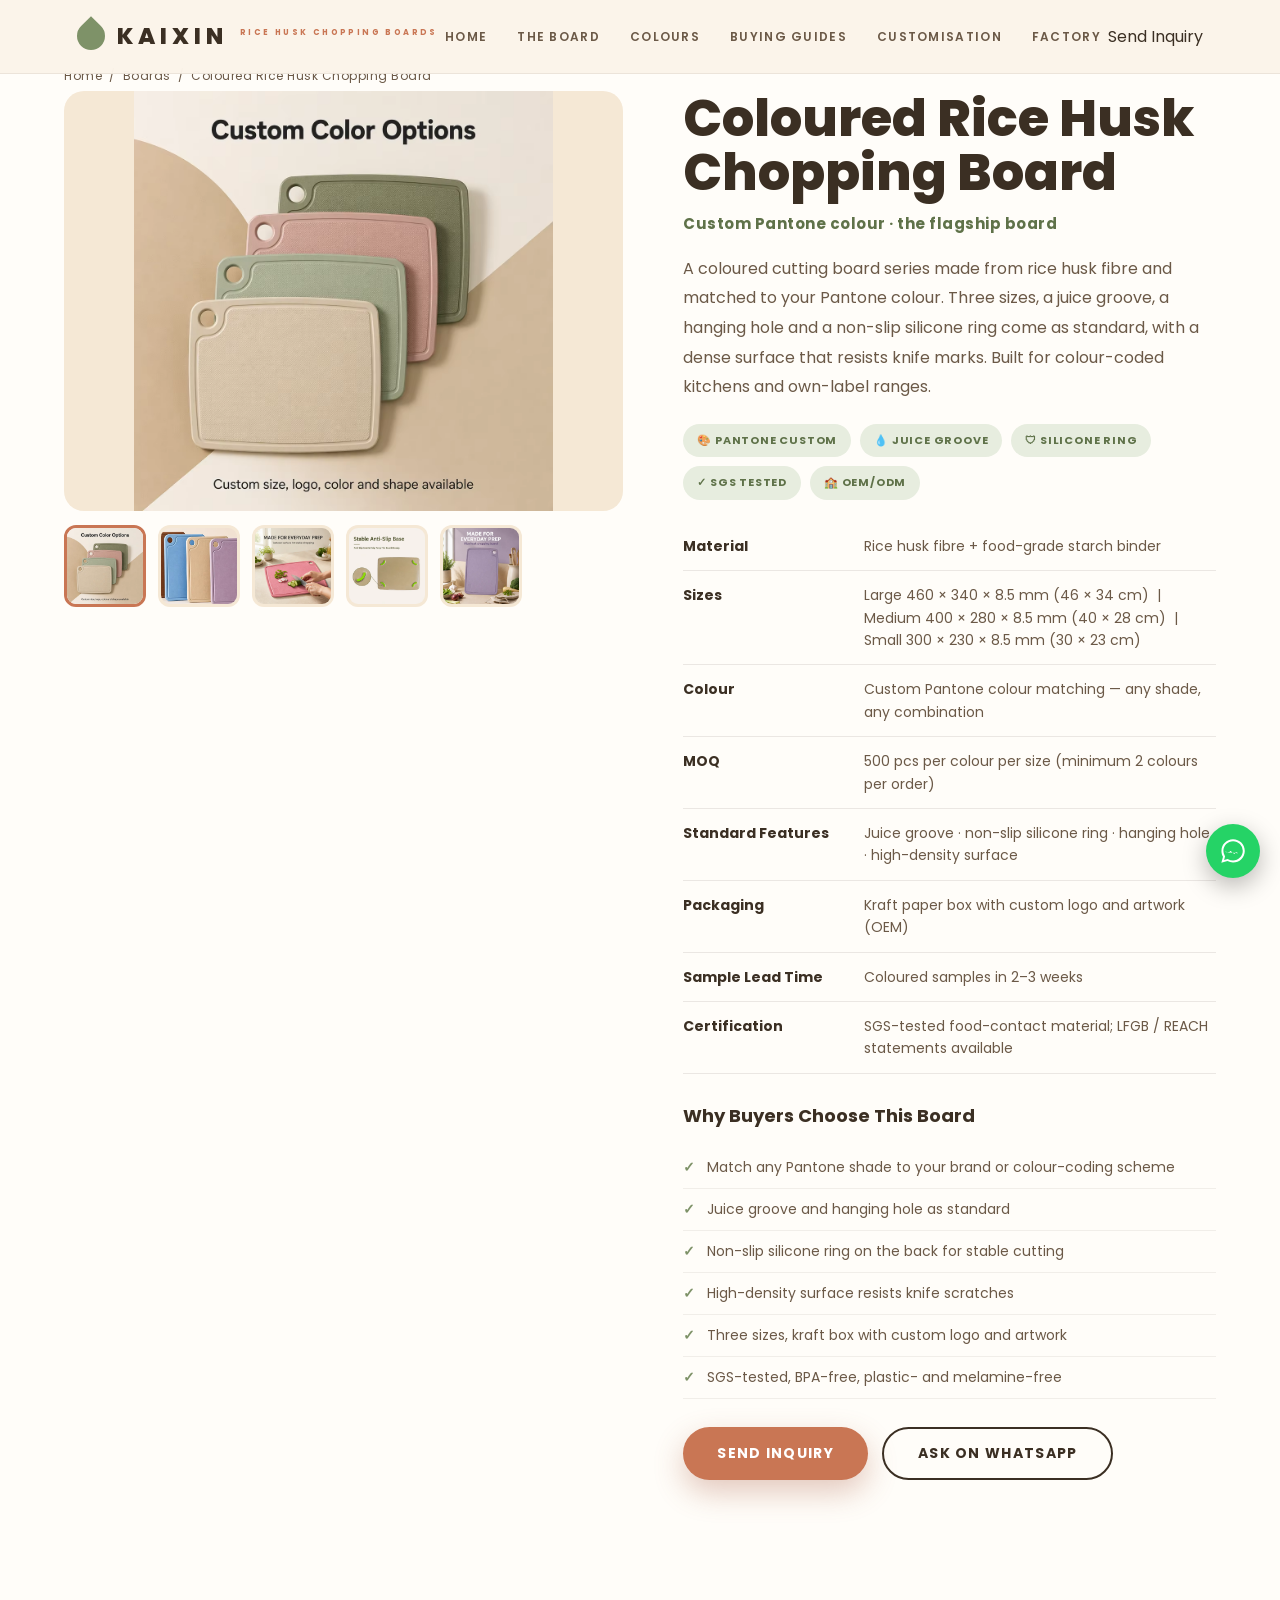
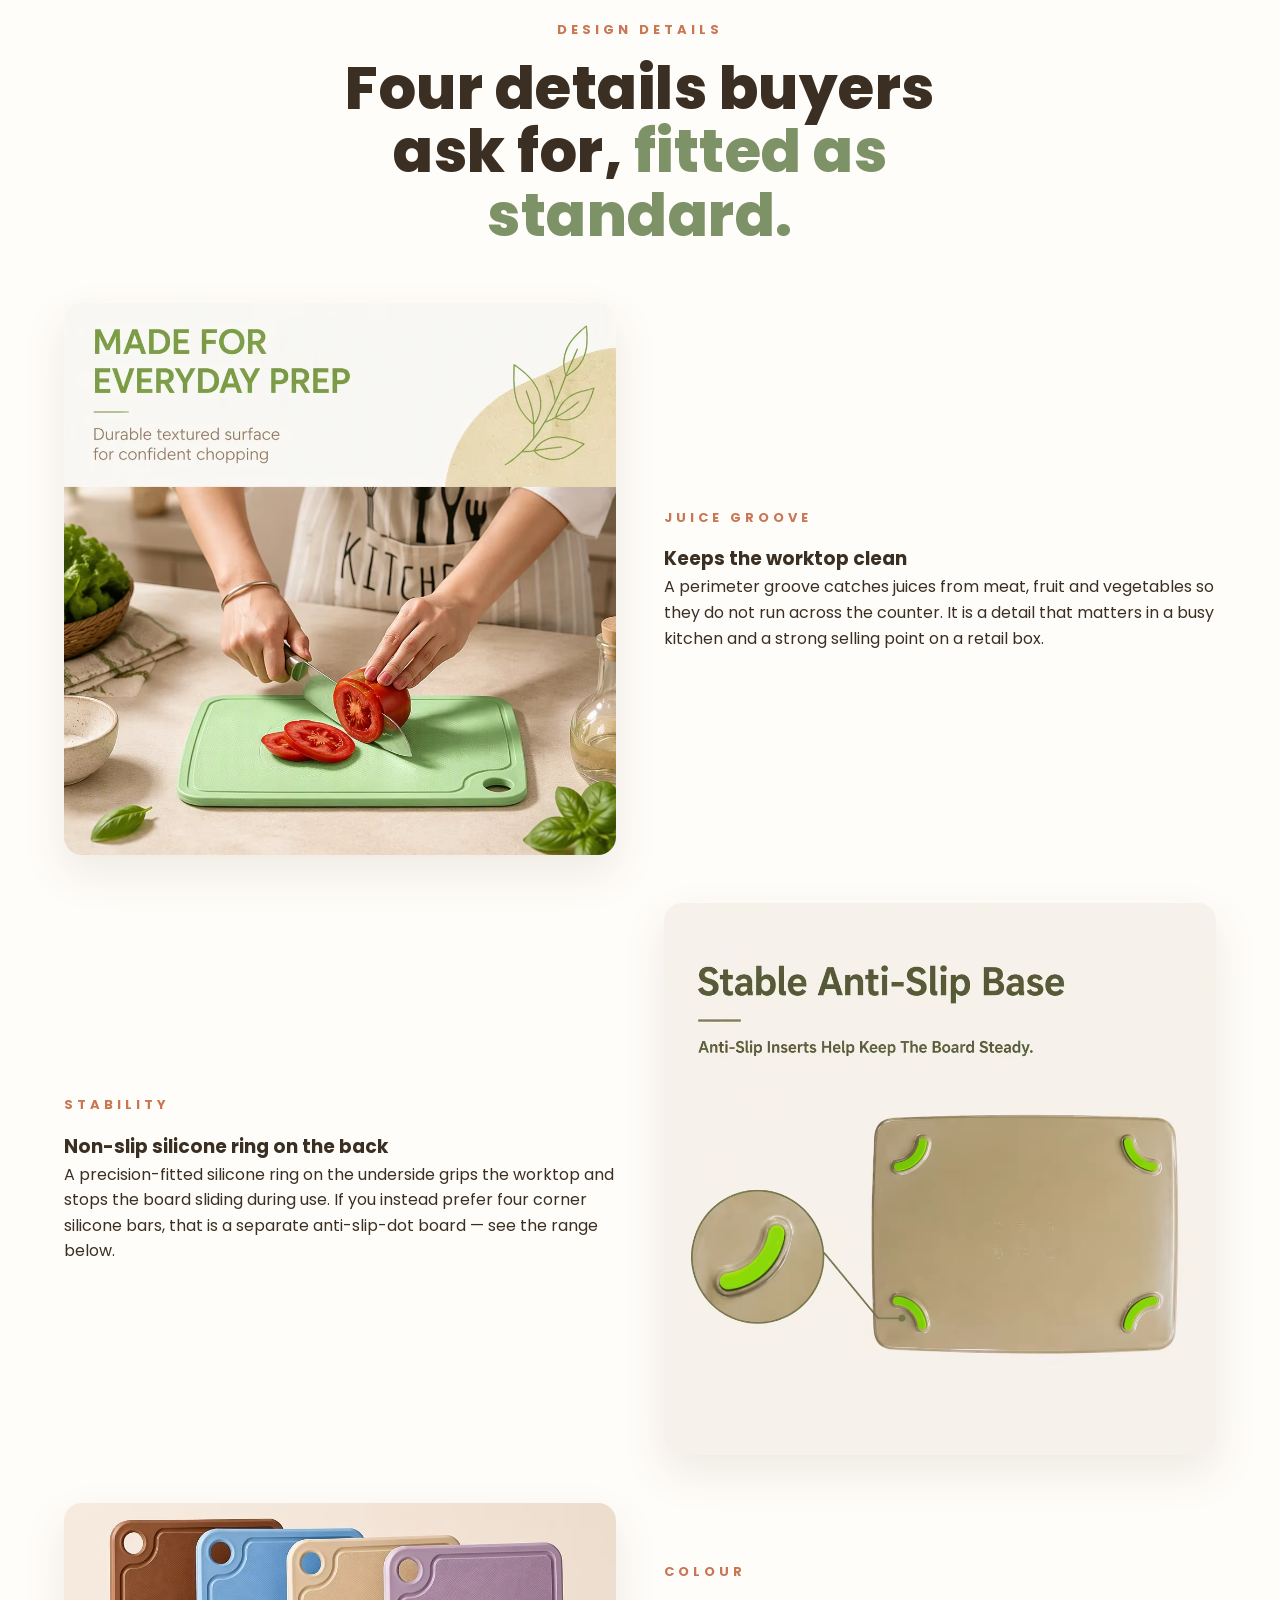
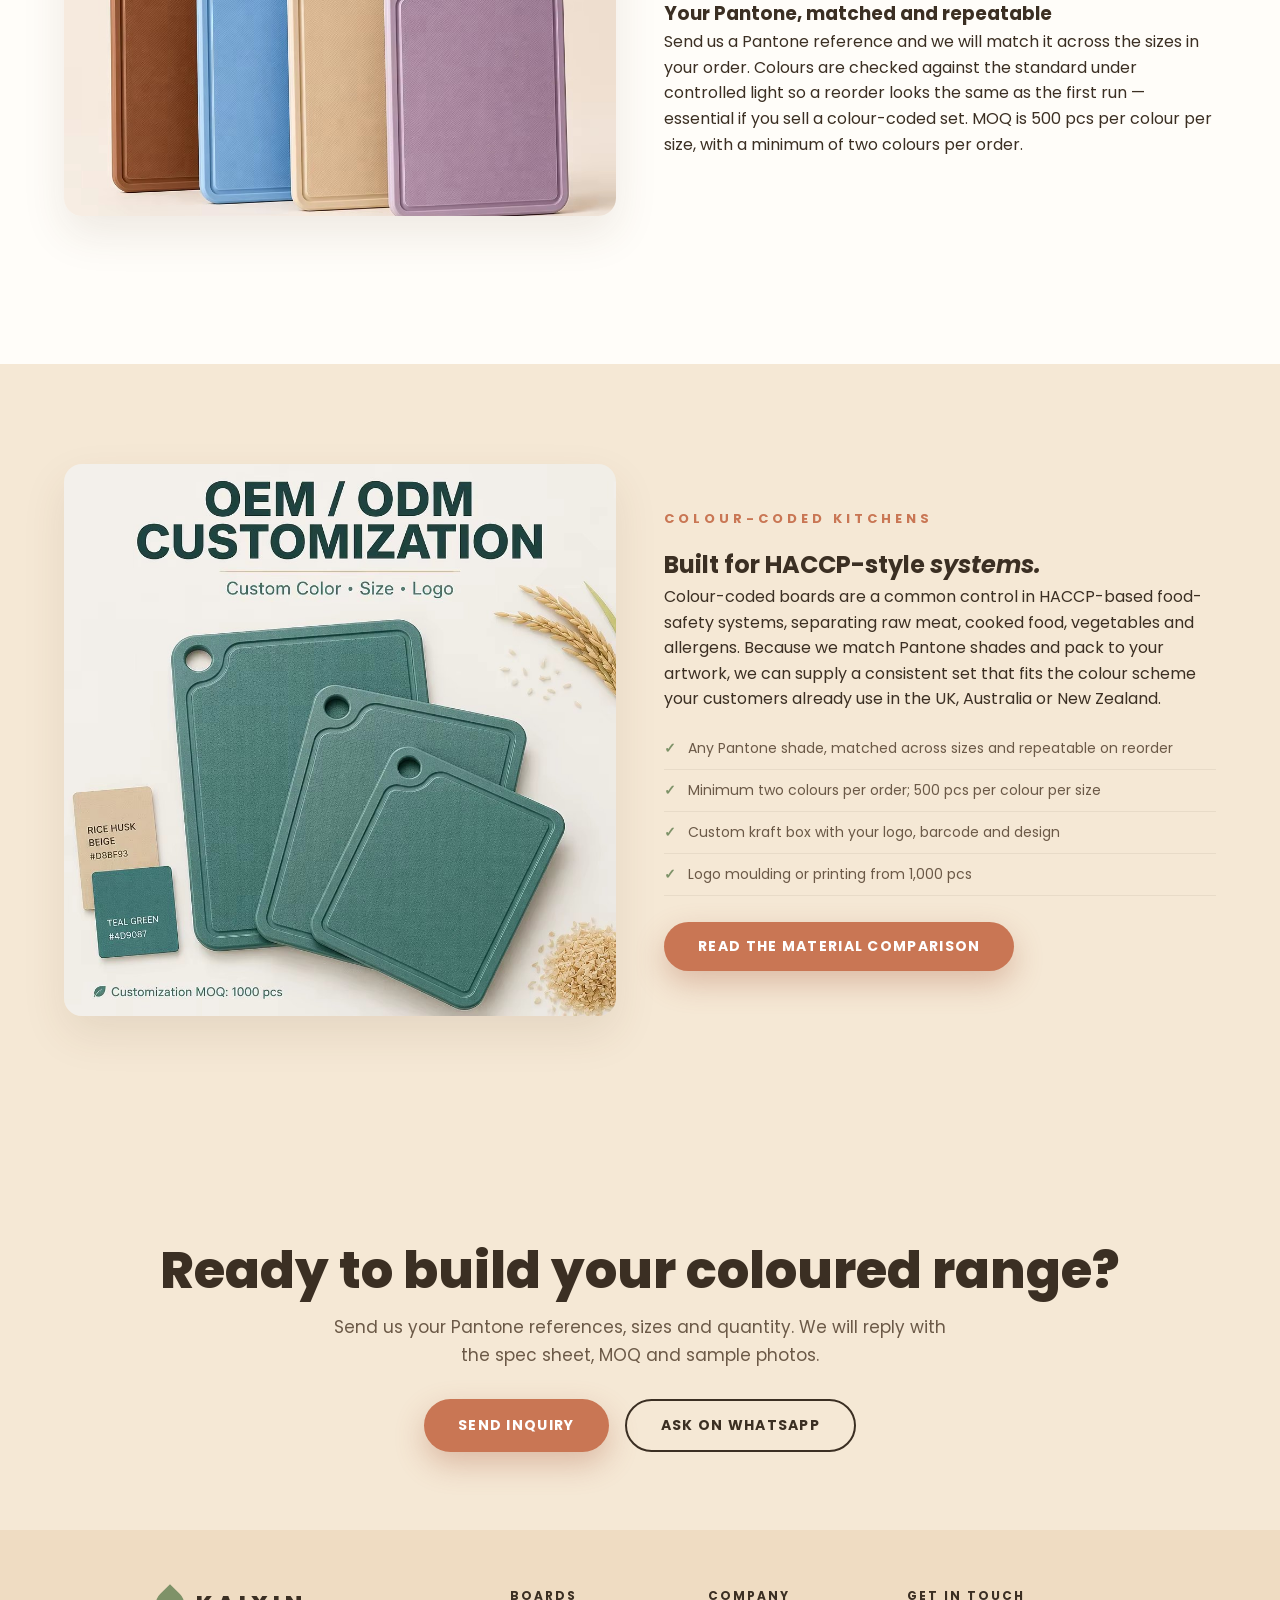
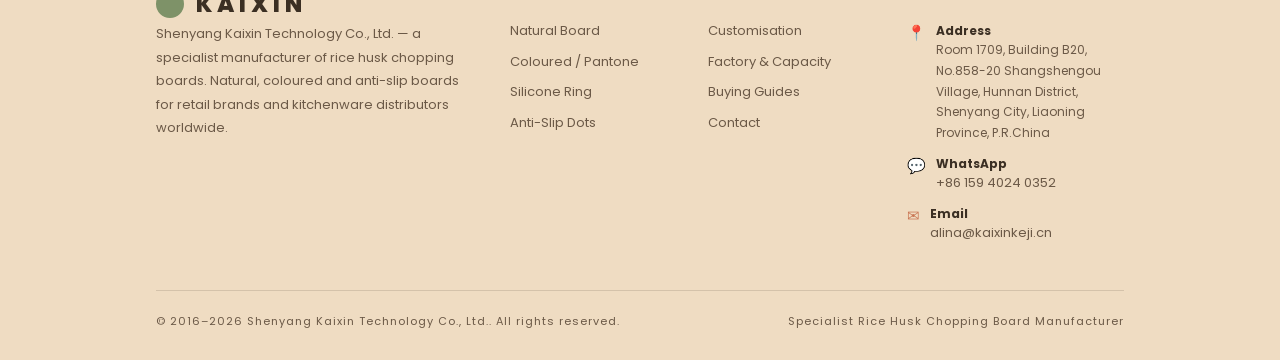
<file: products/coloured-rice-husk-chopping-board.html>
<!DOCTYPE html>
<html lang="en-GB">
<head>
<meta charset="UTF-8">
<meta name="viewport" content="width=device-width, initial-scale=1.0">
<title>Coloured Rice Husk Chopping Board | Custom Pantone | Kaixin</title>
<meta name="description" content="Coloured rice husk chopping board with custom Pantone colour matching. Three sizes, juice groove, non-slip silicone ring and hanging hole. SGS-tested, BPA-free. MOQ 500 pcs per colour per size.">
<meta name="keywords" content="coloured rice husk chopping board, custom Pantone chopping board, colour coded chopping board UK, coloured cutting board wholesale, private label chopping board">
<meta property="og:title" content="Coloured Rice Husk Chopping Board | Custom Pantone | Kaixin">
<meta property="og:description" content="Coloured rice husk chopping board with custom Pantone colour matching. Three sizes, juice groove, non-slip silicone ring and hanging hole. SGS-tested, BPA-free. MOQ 500 pcs per colour per size.">
<meta property="og:type" content="website">
<meta property="og:url" content="https://www.ricehuskchoppingboard.com/products/coloured-rice-husk-chopping-board.html">
<meta property="og:image" content="https://www.ricehuskchoppingboard.com/assets/img/warm/colours-4.png">
<link rel="canonical" href="https://www.ricehuskchoppingboard.com/products/coloured-rice-husk-chopping-board.html">
<link rel="icon" href="../favicon-32x32.png" type="image/png">
<link rel="preconnect" href="https://fonts.googleapis.com">
<link rel="preconnect" href="https://fonts.gstatic.com" crossorigin>
<link href="https://fonts.googleapis.com/css2?family=Poppins:wght@400;500;600;700;800;900&display=swap" rel="stylesheet">
<link rel="stylesheet" href="../assets/css/style.css">
<script type="application/ld+json">
[
  {
    "@context": "https://schema.org",
    "@type": "Product",
    "name": "Coloured Rice Husk Chopping Board",
    "description": "Coloured rice husk chopping board with custom Pantone colour matching. Three sizes, juice groove, non-slip silicone ring, hanging hole and high-density surface.",
    "url": "https://www.ricehuskchoppingboard.com/products/coloured-rice-husk-chopping-board.html",
    "image": [
      "https://www.ricehuskchoppingboard.com/assets/img/warm/colours-4.png",
      "https://www.ricehuskchoppingboard.com/assets/img/warm/colours-7.png",
      "https://www.ricehuskchoppingboard.com/assets/img/warm/feature-grip.png",
      "https://www.ricehuskchoppingboard.com/assets/img/warm/prep-pink.png"
    ],
    "material": "Rice husk fibre + food-grade starch binder",
    "brand": {
      "@type": "Brand",
      "name": "Kaixin"
    },
    "manufacturer": {
      "@context": "https://schema.org",
      "@type": "Organization",
      "name": "Shenyang Kaixin Technology Co., Ltd.",
      "url": "https://www.ricehuskchoppingboard.com/",
      "logo": "https://www.ricehuskchoppingboard.com/assets/img/logo/logo.png",
      "description": "Specialist manufacturer of rice husk chopping boards. Natural, coloured and anti-slip boards with custom Pantone colours and OEM packaging.",
      "address": {
        "@type": "PostalAddress",
        "streetAddress": "Room 1709, Building B20, No.858-20 Shangshengou Village, Hunnan District",
        "addressLocality": "Shenyang",
        "addressRegion": "Liaoning",
        "addressCountry": "CN"
      },
      "contactPoint": {
        "@type": "ContactPoint",
        "telephone": "+86-159-4024-0352",
        "contactType": "sales",
        "availableLanguage": [
          "English",
          "Chinese"
        ]
      }
    },
    "countryOfOrigin": {
      "@type": "Country",
      "name": "China"
    },
    "additionalProperty": [
      {
        "@type": "PropertyValue",
        "name": "Material",
        "value": "Rice husk fibre + food-grade starch binder"
      },
      {
        "@type": "PropertyValue",
        "name": "Sizes",
        "value": "460 x 340 x 8.5 mm | 400 x 280 x 8.5 mm | 300 x 230 x 8.5 mm"
      },
      {
        "@type": "PropertyValue",
        "name": "Colour",
        "value": "Custom Pantone colour matching"
      },
      {
        "@type": "PropertyValue",
        "name": "MOQ",
        "value": "500 pcs per colour per size (minimum 2 colours per order)"
      },
      {
        "@type": "PropertyValue",
        "name": "Key Features",
        "value": "Juice groove, non-slip silicone ring, hanging hole, high-density surface"
      },
      {
        "@type": "PropertyValue",
        "name": "Packaging",
        "value": "Kraft paper box with custom logo and artwork"
      },
      {
        "@type": "PropertyValue",
        "name": "Certification",
        "value": "SGS-tested food-contact material"
      }
    ]
  },
  {
    "@context": "https://schema.org",
    "@type": "BreadcrumbList",
    "itemListElement": [
      {
        "@type": "ListItem",
        "position": 1,
        "name": "Home",
        "item": "https://www.ricehuskchoppingboard.com/index.html"
      },
      {
        "@type": "ListItem",
        "position": 2,
        "name": "Boards",
        "item": "https://www.ricehuskchoppingboard.com/index.html#boards"
      },
      {
        "@type": "ListItem",
        "position": 3,
        "name": "Coloured Rice Husk Chopping Board",
        "item": "https://www.ricehuskchoppingboard.com/products/coloured-rice-husk-chopping-board.html"
      }
    ]
  }
]
</script>
</head>
<body>
<nav class="nav">
  <a class="brand" href="../index.html"><span class="leaf"></span>KAIXIN<small>RICE HUSK CHOPPING BOARDS</small></a>
  <div class="navlinks">
    <a href="../index.html">Home</a>
    <a href="../index.html#boards">The Board</a>
    <a href="../index.html#colours">Colours</a>
    <a href="../index.html#guides">Buying Guides</a>
    <a href="../customisation.html">Customisation</a>
    <a href="../factory.html">Factory</a>
  </div>
  <div class="nav-cta"><a href="../contact.html">Send Inquiry</a></div>
  <button class="menu-toggle" aria-label="menu" onclick="this.parentNode.classList.toggle('open')">&#9776;</button>
  <div class="mobile-menu">
    <a href="../index.html">Home</a>
    <a href="../index.html#boards">The Board</a>
    <a href="../index.html#colours">Colours</a>
    <a href="../index.html#guides">Buying Guides</a>
    <a href="../customisation.html">Customisation</a>
    <a href="../factory.html">Factory</a>
    <a href="../contact.html">Send Inquiry</a>
  </div>
</nav>
<section class="detail-sec"><div class="container">
    <div class="breadcrumb"><a href="../index.html">Home</a> &nbsp;/&nbsp; <a href="../index.html#boards">Boards</a> &nbsp;/&nbsp; Coloured Rice Husk Chopping Board</div>
    <div class="detail">
      <div class="gallery">
        <div class="main-img"><img src="../assets/img/warm/colours-4.png" alt="Coloured Rice Husk Chopping Board" id="main-product-img" loading="lazy"></div>
        <div class="thumbs"><img class="active" src="../assets/img/warm/colours-4.png" alt="Colour range" onclick="swapImg(this)" loading="lazy"><img class="" src="../assets/img/warm/colours-7.png" alt="Four colour options" onclick="swapImg(this)" loading="lazy"><img class="" src="../assets/img/warm/prep-pink.png" alt="Coloured board in use" onclick="swapImg(this)" loading="lazy"><img class="" src="../assets/img/warm/feature-grip.png" alt="Silicone ring detail" onclick="swapImg(this)" loading="lazy"><img class="" src="../assets/img/warm/prep-purple.png" alt="Purple board scene" onclick="swapImg(this)" loading="lazy"></div>
      </div>
      <div class="detail-info">
        <h1>Coloured Rice Husk Chopping Board</h1>
        <p class="en">Custom Pantone colour &middot; the flagship board</p>
        <p class="lead">A coloured cutting board series made from rice husk fibre and matched to your Pantone colour. Three sizes, a juice groove, a hanging hole and a non-slip silicone ring come as standard, with a dense surface that resists knife marks. Built for colour-coded kitchens and own-label ranges.</p>
        <div class="tags"><span>&#127912; Pantone Custom</span><span>&#128167; Juice Groove</span><span>&#128737; Silicone Ring</span><span>&#10003; SGS Tested</span><span>&#127979; OEM/ODM</span></div>
        <table class="spec-table"><tr><th>Material</th><td>Rice husk fibre + food-grade starch binder</td></tr><tr><th>Sizes</th><td>Large 460 &times; 340 &times; 8.5 mm (46 &times; 34 cm) &nbsp;|&nbsp; Medium 400 &times; 280 &times; 8.5 mm (40 &times; 28 cm) &nbsp;|&nbsp; Small 300 &times; 230 &times; 8.5 mm (30 &times; 23 cm)</td></tr><tr><th>Colour</th><td>Custom Pantone colour matching &mdash; any shade, any combination</td></tr><tr><th>MOQ</th><td>500 pcs per colour per size (minimum 2 colours per order)</td></tr><tr><th>Standard Features</th><td>Juice groove &middot; non-slip silicone ring &middot; hanging hole &middot; high-density surface</td></tr><tr><th>Packaging</th><td>Kraft paper box with custom logo and artwork (OEM)</td></tr><tr><th>Sample Lead Time</th><td>Coloured samples in 2&ndash;3 weeks</td></tr><tr><th>Certification</th><td>SGS-tested food-contact material; LFGB / REACH statements available</td></tr></table>
        <h3 style="color:var(--ink);margin-bottom:6px;font-size:18px">Why Buyers Choose This Board</h3>
        <ul class="checklist"><li><span class="ck">&#10003;</span><span>Match any Pantone shade to your brand or colour-coding scheme</span></li><li><span class="ck">&#10003;</span><span>Juice groove and hanging hole as standard</span></li><li><span class="ck">&#10003;</span><span>Non-slip silicone ring on the back for stable cutting</span></li><li><span class="ck">&#10003;</span><span>High-density surface resists knife scratches</span></li><li><span class="ck">&#10003;</span><span>Three sizes, kraft box with custom logo and artwork</span></li><li><span class="ck">&#10003;</span><span>SGS-tested, BPA-free, plastic- and melamine-free</span></li></ul>
        <div class="detail-cta">
          <a class="btn" href="../contact.html">Send Inquiry</a>
          <a class="btn ghost" href="https://wa.me/8615940240352?text=Hi%2C%20I%27m%20looking%20at%20the%20coloured%20rice%20husk%20chopping%20boards%20with%20custom%20Pantone%20colours.%20What%20is%20the%20MOQ%20and%20the%20sample%20lead%20time%3F" target="_blank" rel="noopener">Ask on WhatsApp</a>
        </div>
      </div>
    </div>
  </div></section>
<section class="sec" style="background:var(--white)"><div class="container">
  <div class="sec-head"><div class="kicker">Design Details</div><h2>Four details buyers<br>ask for, <em>fitted as standard.</em></h2></div>
  <div class="split"><div class="media"><img src="../assets/img/warm/prep-tomato.png" alt="Juice groove on a coloured rice husk board" loading="lazy"></div>
    <div><div class="kicker">Juice Groove</div><h3>Keeps the worktop clean</h3>
    <p>A perimeter groove catches juices from meat, fruit and vegetables so they do not run across the counter. It is a detail that matters in a busy kitchen and a strong selling point on a retail box.</p></div></div>
  <div class="split"><div><div class="kicker">Stability</div><h3>Non-slip silicone ring on the back</h3>
    <p>A precision-fitted silicone ring on the underside grips the worktop and stops the board sliding during use. If you instead prefer four corner silicone bars, that is a separate anti-slip-dot board &mdash; see the range below.</p></div>
    <div class="media"><img src="../assets/img/warm/feature-grip.png" alt="Non-slip silicone ring on the underside" loading="lazy"></div></div>
  <div class="split"><div class="media"><img src="../assets/img/warm/colours-7.png" alt="Range of Pantone-matched coloured boards" loading="lazy"></div>
    <div><div class="kicker">Colour</div><h3>Your Pantone, matched and repeatable</h3>
    <p>Send us a Pantone reference and we will match it across the sizes in your order. Colours are checked against the standard under controlled light so a reorder looks the same as the first run &mdash; essential if you sell a colour-coded set. MOQ is 500 pcs per colour per size, with a minimum of two colours per order.</p></div></div>
</div></section>

<section class="sec" style="background:var(--cream2)"><div class="container split">
  <div class="media"><img src="../assets/img/warm/prep-close.png" alt="Colour-coded rice husk boards in use" loading="lazy"></div>
  <div><div class="kicker">Colour-Coded Kitchens</div><h2>Built for HACCP-style <em>systems.</em></h2>
  <p>Colour-coded boards are a common control in HACCP-based food-safety systems, separating raw meat, cooked food, vegetables and allergens. Because we match Pantone shades and pack to your artwork, we can supply a consistent set that fits the colour scheme your customers already use in the UK, Australia or New Zealand.</p>
  <ul class="checklist"><li><span class="ck">&#10003;</span><span>Any Pantone shade, matched across sizes and repeatable on reorder</span></li><li><span class="ck">&#10003;</span><span>Minimum two colours per order; 500 pcs per colour per size</span></li><li><span class="ck">&#10003;</span><span>Custom kraft box with your logo, barcode and design</span></li><li><span class="ck">&#10003;</span><span>Logo moulding or printing from 1,000 pcs</span></li></ul>
  <a class="btn" href="../guides/rice-husk-vs-bamboo-vs-wood-vs-plastic.html">Read the Material Comparison</a></div>
</div></section>
<section class="cta-band"><div class="container"><h2>Ready to build your coloured range?</h2><p>Send us your Pantone references, sizes and quantity. We will reply with the spec sheet, MOQ and sample photos.</p><div class="hero-btns"><a class="btn" href="../contact.html">Send Inquiry</a> <a class="btn ghost" href="https://wa.me/8615940240352?text=Hi%2C%20I%27m%20looking%20at%20the%20coloured%20rice%20husk%20chopping%20boards%20with%20custom%20Pantone%20colours.%20What%20is%20the%20MOQ%20and%20the%20sample%20lead%20time%3F">Ask on WhatsApp</a> </div></div></section><script>
function swapImg(thumb){var m=document.getElementById('main-product-img');if(m&&thumb.src){
m.src=thumb.src;m.alt=thumb.alt;document.querySelectorAll('.gallery .thumbs img').forEach(function(t){t.classList.remove('active');});thumb.classList.add('active');}}
</script>
<footer>
  <div class="container foot-grid">
    <div class="foot-brand"><span class="brand"><span class="leaf"></span>KAIXIN</span>
      <p>Shenyang Kaixin Technology Co., Ltd. &mdash; a specialist manufacturer of rice husk chopping boards. Natural, coloured and anti-slip boards for retail brands and kitchenware distributors worldwide.</p></div>
    <div><h4>Boards</h4>
      <a href="../products/natural-rice-husk-chopping-board.html">Natural Board</a>
      <a href="../products/coloured-rice-husk-chopping-board.html">Coloured / Pantone</a>
      <a href="../products/silicone-ring-chopping-board.html">Silicone Ring</a>
      <a href="../products/silicone-dots-chopping-board.html">Anti-Slip Dots</a>
    </div>
    <div><h4>Company</h4>
      <a href="../customisation.html">Customisation</a>
      <a href="../factory.html">Factory &amp; Capacity</a>
      <a href="../index.html#guides">Buying Guides</a>
      <a href="../contact.html">Contact</a>
    </div>
    <div><h4>Get in Touch</h4>
      <div class="info-item"><span class="ic">&#128205;</span><div><b>Address</b><span>Room 1709, Building B20, No.858-20 Shangshengou Village, Hunnan District, Shenyang City, Liaoning Province, P.R.China</span></div></div>
      <div class="info-item"><span class="ic">&#128172;</span><div><b>WhatsApp</b><a href="https://wa.me/8615940240352" target="_blank" rel="noopener">+86 159 4024 0352</a></div></div>
      <div class="info-item"><span class="ic">&#9993;</span><div><b>Email</b><a href="mailto:alina@kaixinkeji.cn">alina@kaixinkeji.cn</a></div></div>
    </div>
  </div>
  <div class="container foot-bottom"><span>&copy; 2016&ndash;2026 Shenyang Kaixin Technology Co., Ltd.. All rights reserved.</span><span>Specialist Rice Husk Chopping Board Manufacturer</span></div>
</footer>
<a class="wa-float" href="https://wa.me/8615940240352" target="_blank" rel="noopener" aria-label="Chat with us on WhatsApp">
<svg viewBox="0 0 24 24"><path d="M12.04 2C6.5 2 2.1 6.4 2.1 11.95c0 1.75.46 3.46 1.33 4.96L2 22l5.24-1.37a9.94 9.94 0 0 0 4.8 1.22h.01c5.54 0 10.05-4.4 10.05-9.95C22.1 6.4 17.59 2 12.04 2zm0 18.16a8.3 8.3 0 0 1-4.23-1.16l-.3-.18-3.11.81.83-3.03-.2-.31a8.28 8.28 0 0 1-1.28-4.42c0-4.58 3.73-8.3 8.32-8.3 2.22 0 4.31.87 5.88 2.44a8.25 8.25 0 0 1 2.44 5.87c0 4.58-3.73 8.28-8.34 8.28zm4.55-6.2c-.25-.13-1.48-.73-1.71-.81-.23-.08-.39-.13-.56.13-.17.25-.64.81-.78.98-.14.17-.29.19-.53.06-.25-.13-1.05-.39-2-1.24-.74-1.22-1.66-1.36-1.9-.14-.24-.15-.52-.01-.71.12-.18.53-.62.65-.83.12-.22.08-.4.02-.53-.06-.13-.56-1.34-.76-1.84-.2-.48-.4-.42-.56-.43h-.48c-.17 0-.44.06-.67.32-.23.25-.88.87-.88 2.12s.9 2.46 1.03 2.63c.13.17 1.77 2.7 4.29 3.79.6.26 1.06.41 1.43.53.6.19 1.14.16 1.57.1.48-.07 1.48-.6 1.69-1.19.21-.58.21-1.08.15-1.19-.06-.1-.23-.16-.48-.29z"/></svg>
</a>
<script src="../assets/js/main.js"></script>
</body>
</html>
</file>
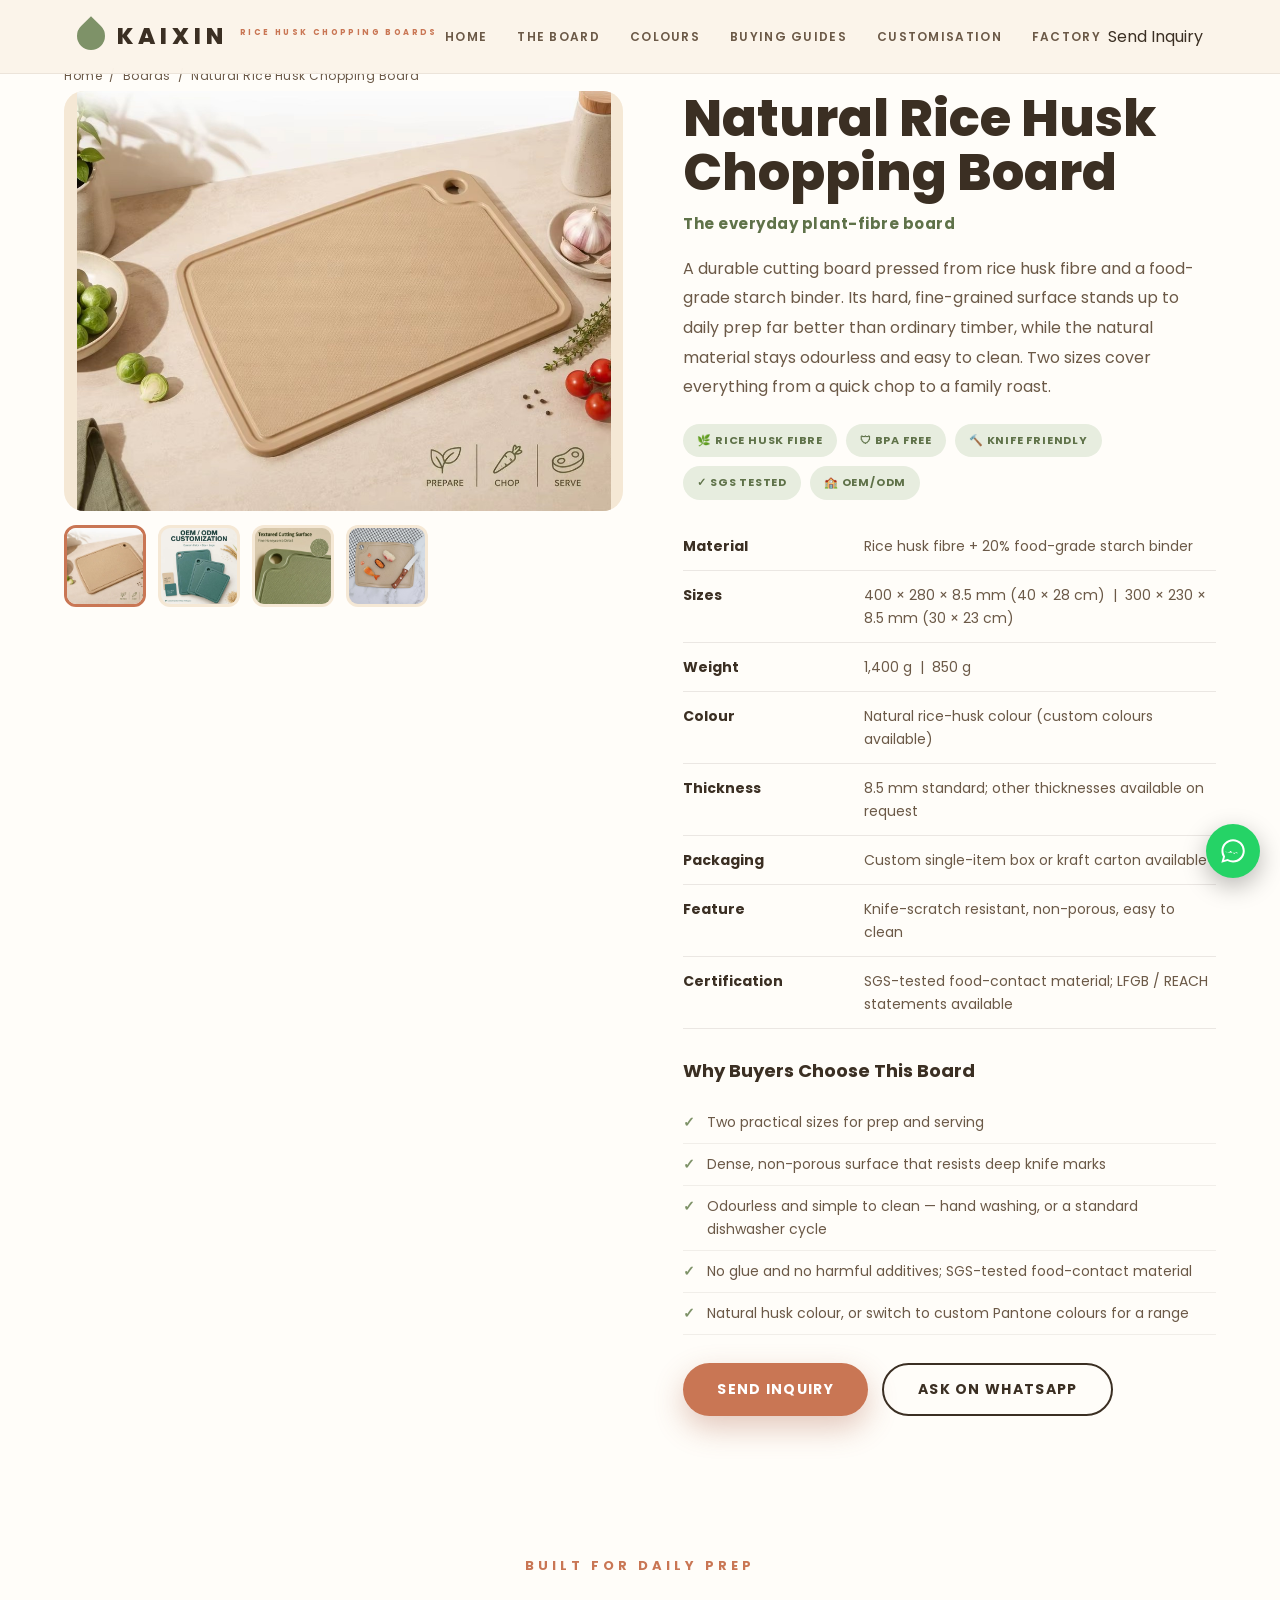
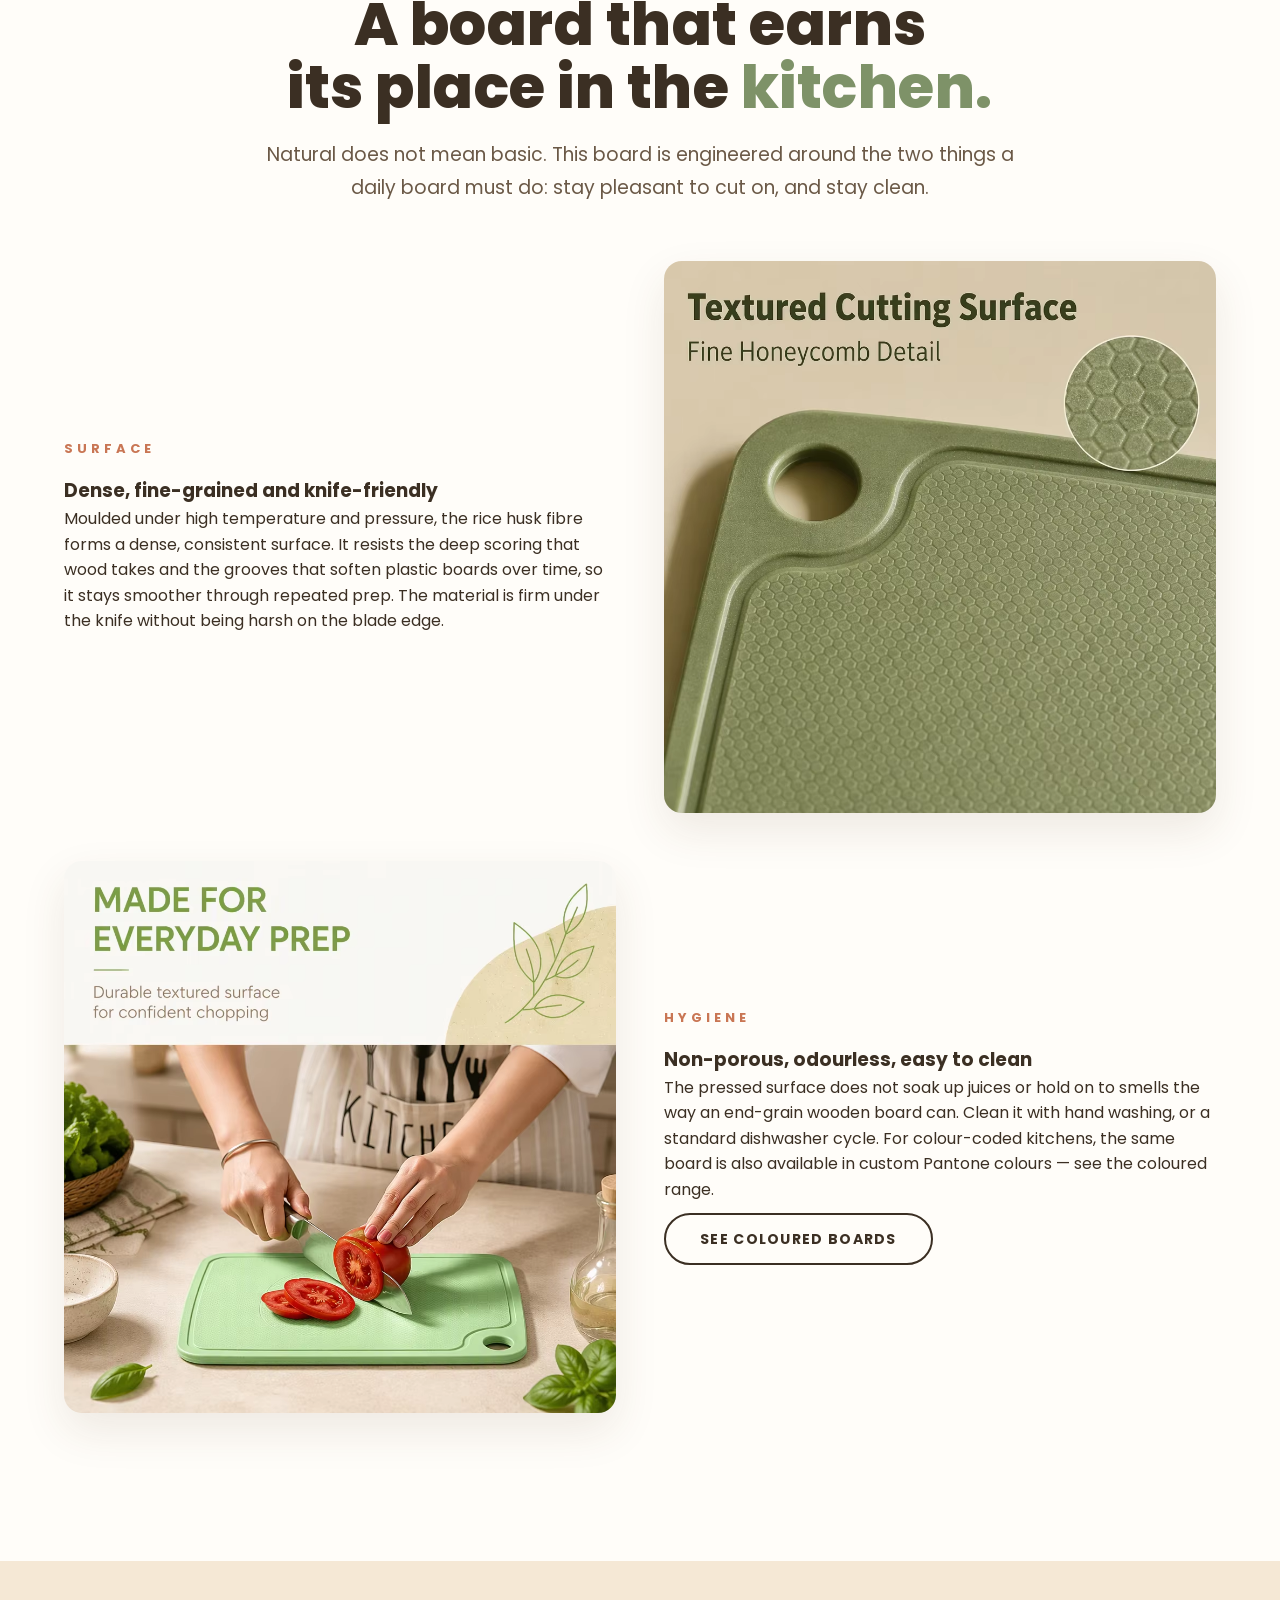
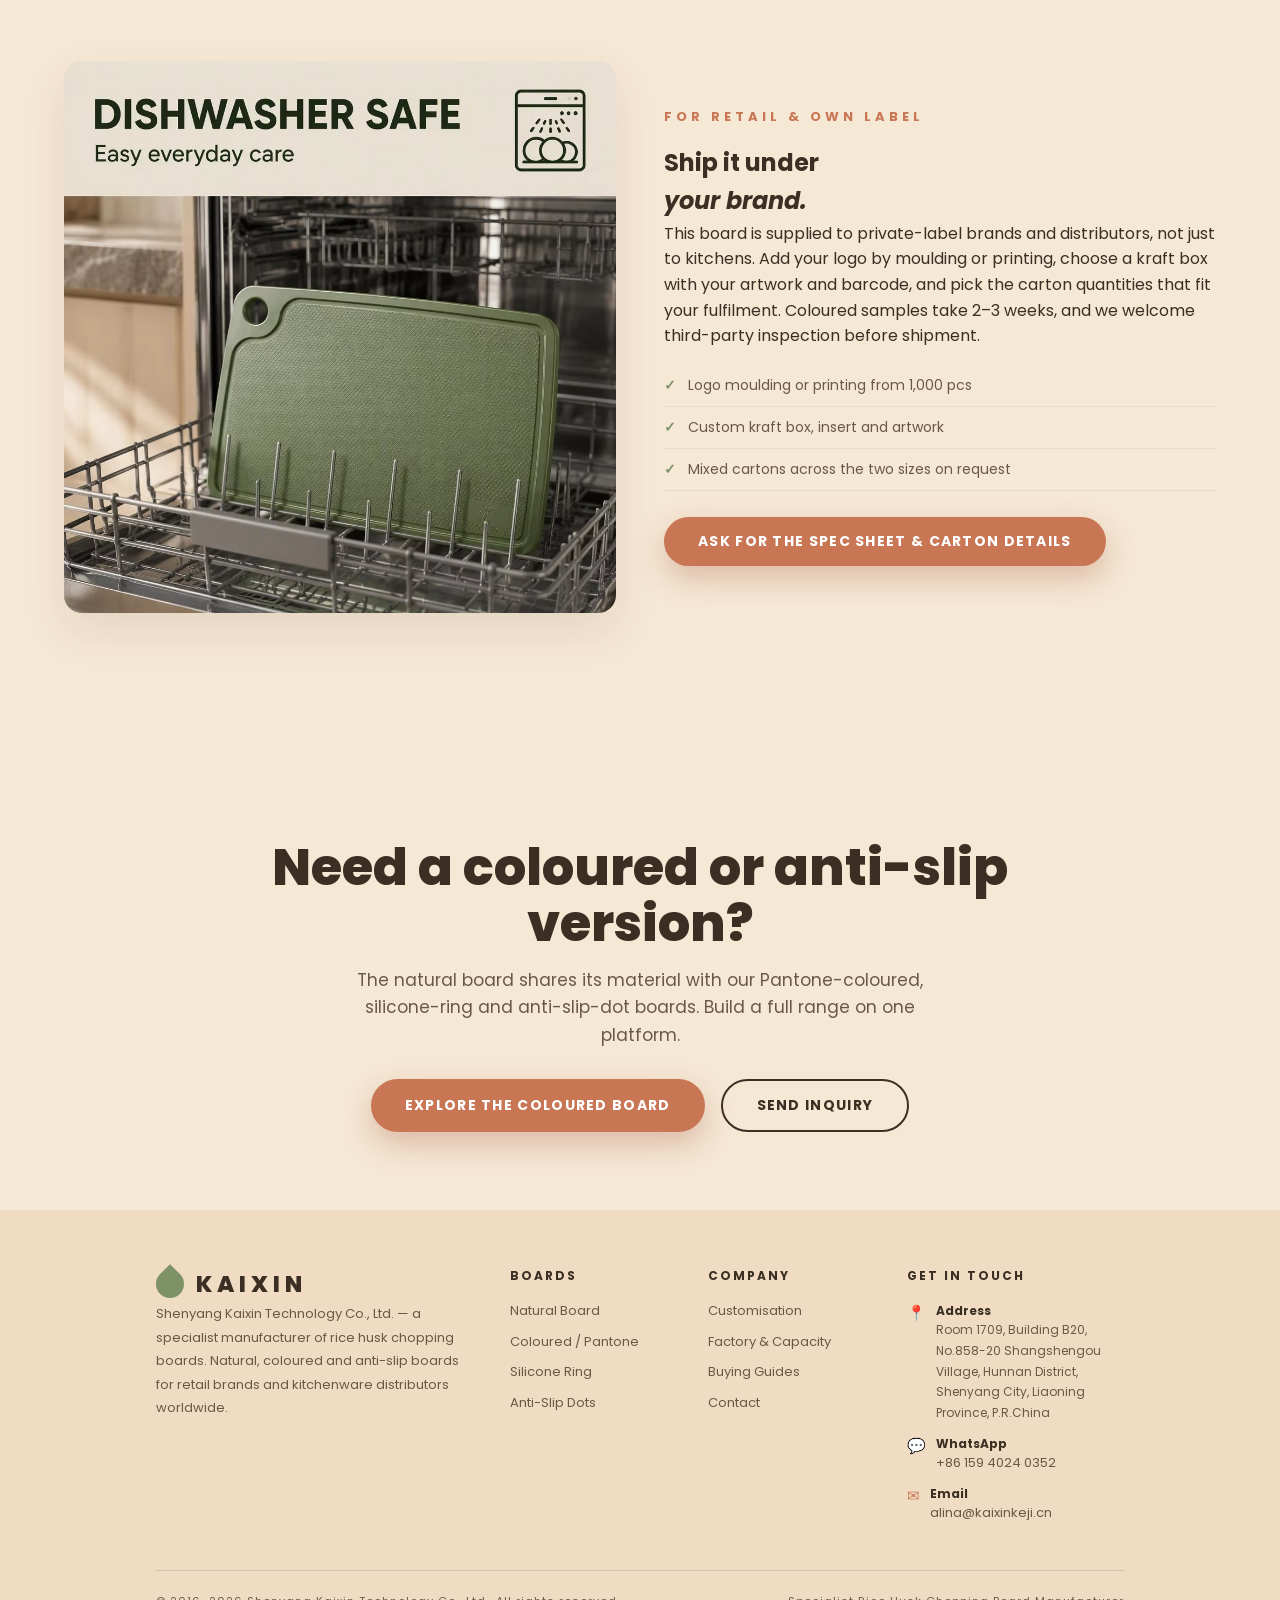
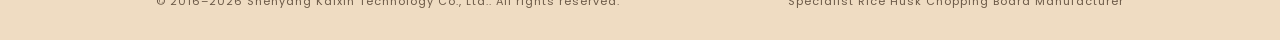
<file: products/natural-rice-husk-chopping-board.html>
<!DOCTYPE html>
<html lang="en-GB">
<head>
<meta charset="UTF-8">
<meta name="viewport" content="width=device-width, initial-scale=1.0">
<title>Natural Rice Husk Chopping Board | Two Sizes | Kaixin</title>
<meta name="description" content="Natural rice husk chopping board in 40 x 28 cm and 30 x 23 cm. Dense, knife-friendly, BPA-free and SGS-tested. Custom logo and packaging. MOQ from 500 pcs.">
<meta name="keywords" content="natural rice husk chopping board, rice husk cutting board 40x28, BPA free chopping board, eco cutting board wholesale, rice husk board manufacturer">
<meta property="og:title" content="Natural Rice Husk Chopping Board | Two Sizes | Kaixin">
<meta property="og:description" content="Natural rice husk chopping board in 40 x 28 cm and 30 x 23 cm. Dense, knife-friendly, BPA-free and SGS-tested. Custom logo and packaging. MOQ from 500 pcs.">
<meta property="og:type" content="website">
<meta property="og:url" content="https://www.ricehuskchoppingboard.com/products/natural-rice-husk-chopping-board.html">
<meta property="og:image" content="https://www.ricehuskchoppingboard.com/assets/img/warm/story-board.jpg">
<link rel="canonical" href="https://www.ricehuskchoppingboard.com/products/natural-rice-husk-chopping-board.html">
<link rel="icon" href="../favicon-32x32.png" type="image/png">
<link rel="preconnect" href="https://fonts.googleapis.com">
<link rel="preconnect" href="https://fonts.gstatic.com" crossorigin>
<link href="https://fonts.googleapis.com/css2?family=Poppins:wght@400;500;600;700;800;900&display=swap" rel="stylesheet">
<link rel="stylesheet" href="../assets/css/style.css">
<script type="application/ld+json">
[
  {
    "@context": "https://schema.org",
    "@type": "Product",
    "name": "Natural Rice Husk Chopping Board",
    "description": "Durable cutting board made from rice husk fibre and food-grade starch binder. Two sizes, natural colour, dense knife-friendly surface.",
    "url": "https://www.ricehuskchoppingboard.com/products/natural-rice-husk-chopping-board.html",
    "image": [
      "https://www.ricehuskchoppingboard.com/assets/img/warm/story-board.jpg",
      "https://www.ricehuskchoppingboard.com/assets/img/warm/texture-closeup.png",
      "https://www.ricehuskchoppingboard.com/assets/img/warm/material.png"
    ],
    "material": "Rice husk fibre + food-grade starch binder",
    "brand": {
      "@type": "Brand",
      "name": "Kaixin"
    },
    "manufacturer": {
      "@context": "https://schema.org",
      "@type": "Organization",
      "name": "Shenyang Kaixin Technology Co., Ltd.",
      "url": "https://www.ricehuskchoppingboard.com/",
      "logo": "https://www.ricehuskchoppingboard.com/assets/img/logo/logo.png",
      "description": "Specialist manufacturer of rice husk chopping boards. Natural, coloured and anti-slip boards with custom Pantone colours and OEM packaging.",
      "address": {
        "@type": "PostalAddress",
        "streetAddress": "Room 1709, Building B20, No.858-20 Shangshengou Village, Hunnan District",
        "addressLocality": "Shenyang",
        "addressRegion": "Liaoning",
        "addressCountry": "CN"
      },
      "contactPoint": {
        "@type": "ContactPoint",
        "telephone": "+86-159-4024-0352",
        "contactType": "sales",
        "availableLanguage": [
          "English",
          "Chinese"
        ]
      }
    },
    "countryOfOrigin": {
      "@type": "Country",
      "name": "China"
    },
    "additionalProperty": [
      {
        "@type": "PropertyValue",
        "name": "Material",
        "value": "Rice husk fibre + 20% food-grade starch binder"
      },
      {
        "@type": "PropertyValue",
        "name": "Sizes",
        "value": "400 x 280 x 8.5 mm | 300 x 230 x 8.5 mm"
      },
      {
        "@type": "PropertyValue",
        "name": "Weight",
        "value": "1400 g | 850 g"
      },
      {
        "@type": "PropertyValue",
        "name": "Colour",
        "value": "Natural rice-husk colour; custom colours available"
      },
      {
        "@type": "PropertyValue",
        "name": "Certification",
        "value": "SGS-tested food-contact material"
      }
    ]
  },
  {
    "@context": "https://schema.org",
    "@type": "BreadcrumbList",
    "itemListElement": [
      {
        "@type": "ListItem",
        "position": 1,
        "name": "Home",
        "item": "https://www.ricehuskchoppingboard.com/index.html"
      },
      {
        "@type": "ListItem",
        "position": 2,
        "name": "Boards",
        "item": "https://www.ricehuskchoppingboard.com/index.html#boards"
      },
      {
        "@type": "ListItem",
        "position": 3,
        "name": "Natural Rice Husk Chopping Board",
        "item": "https://www.ricehuskchoppingboard.com/products/natural-rice-husk-chopping-board.html"
      }
    ]
  }
]
</script>
</head>
<body>
<nav class="nav">
  <a class="brand" href="../index.html"><span class="leaf"></span>KAIXIN<small>RICE HUSK CHOPPING BOARDS</small></a>
  <div class="navlinks">
    <a href="../index.html">Home</a>
    <a href="../index.html#boards">The Board</a>
    <a href="../index.html#colours">Colours</a>
    <a href="../index.html#guides">Buying Guides</a>
    <a href="../customisation.html">Customisation</a>
    <a href="../factory.html">Factory</a>
  </div>
  <div class="nav-cta"><a href="../contact.html">Send Inquiry</a></div>
  <button class="menu-toggle" aria-label="menu" onclick="this.parentNode.classList.toggle('open')">&#9776;</button>
  <div class="mobile-menu">
    <a href="../index.html">Home</a>
    <a href="../index.html#boards">The Board</a>
    <a href="../index.html#colours">Colours</a>
    <a href="../index.html#guides">Buying Guides</a>
    <a href="../customisation.html">Customisation</a>
    <a href="../factory.html">Factory</a>
    <a href="../contact.html">Send Inquiry</a>
  </div>
</nav>
<section class="detail-sec"><div class="container">
    <div class="breadcrumb"><a href="../index.html">Home</a> &nbsp;/&nbsp; <a href="../index.html#boards">Boards</a> &nbsp;/&nbsp; Natural Rice Husk Chopping Board</div>
    <div class="detail">
      <div class="gallery">
        <div class="main-img"><img src="../assets/img/warm/story-board.jpg" alt="Natural Rice Husk Chopping Board" id="main-product-img" loading="lazy"></div>
        <div class="thumbs"><img class="active" src="../assets/img/warm/story-board.jpg" alt="Natural board, main view" onclick="swapImg(this)" loading="lazy"><img class="" src="../assets/img/warm/prep-close.png" alt="Natural board in use" onclick="swapImg(this)" loading="lazy"><img class="" src="../assets/img/warm/texture-closeup.png" alt="Natural board surface detail" onclick="swapImg(this)" loading="lazy"><img class="" src="../assets/img/warm/lifestyle-sushi.jpg" alt="Board lifestyle view" onclick="swapImg(this)" loading="lazy"></div>
      </div>
      <div class="detail-info">
        <h1>Natural Rice Husk Chopping Board</h1>
        <p class="en">The everyday plant-fibre board</p>
        <p class="lead">A durable cutting board pressed from rice husk fibre and a food-grade starch binder. Its hard, fine-grained surface stands up to daily prep far better than ordinary timber, while the natural material stays odourless and easy to clean. Two sizes cover everything from a quick chop to a family roast.</p>
        <div class="tags"><span>&#127807; Rice Husk Fibre</span><span>&#128737; BPA Free</span><span>&#128296; Knife Friendly</span><span>&#10003; SGS Tested</span><span>&#127979; OEM/ODM</span></div>
        <table class="spec-table"><tr><th>Material</th><td>Rice husk fibre + 20% food-grade starch binder</td></tr><tr><th>Sizes</th><td>400 &times; 280 &times; 8.5 mm (40 &times; 28 cm) &nbsp;|&nbsp; 300 &times; 230 &times; 8.5 mm (30 &times; 23 cm)</td></tr><tr><th>Weight</th><td>1,400 g &nbsp;|&nbsp; 850 g</td></tr><tr><th>Colour</th><td>Natural rice-husk colour (custom colours available)</td></tr><tr><th>Thickness</th><td>8.5 mm standard; other thicknesses available on request</td></tr><tr><th>Packaging</th><td>Custom single-item box or kraft carton available</td></tr><tr><th>Feature</th><td>Knife-scratch resistant, non-porous, easy to clean</td></tr><tr><th>Certification</th><td>SGS-tested food-contact material; LFGB / REACH statements available</td></tr></table>
        <h3 style="color:var(--ink);margin-bottom:6px;font-size:18px">Why Buyers Choose This Board</h3>
        <ul class="checklist"><li><span class="ck">&#10003;</span><span>Two practical sizes for prep and serving</span></li><li><span class="ck">&#10003;</span><span>Dense, non-porous surface that resists deep knife marks</span></li><li><span class="ck">&#10003;</span><span>Odourless and simple to clean &mdash; hand washing, or a standard dishwasher cycle</span></li><li><span class="ck">&#10003;</span><span>No glue and no harmful additives; SGS-tested food-contact material</span></li><li><span class="ck">&#10003;</span><span>Natural husk colour, or switch to custom Pantone colours for a range</span></li></ul>
        <div class="detail-cta">
          <a class="btn" href="../contact.html">Send Inquiry</a>
          <a class="btn ghost" href="https://wa.me/8615940240352?text=Hi%2C%20I%27m%20interested%20in%20the%20natural%20rice%20husk%20chopping%20board.%20Could%20you%20send%20me%20the%20spec%20sheet%2C%20MOQ%20and%20sample%20photos%3F" target="_blank" rel="noopener">Ask on WhatsApp</a>
        </div>
      </div>
    </div>
  </div></section>
<section class="sec" style="background:var(--white)"><div class="container">
  <div class="sec-head"><div class="kicker">Built for Daily Prep</div><h2>A board that earns<br>its place in the <em>kitchen.</em></h2>
  <p class="sec-sub">Natural does not mean basic. This board is engineered around the two things a daily board must do: stay pleasant to cut on, and stay clean.</p></div>
  <div class="split"><div><div class="kicker">Surface</div><h3>Dense, fine-grained and knife-friendly</h3>
    <p>Moulded under high temperature and pressure, the rice husk fibre forms a dense, consistent surface. It resists the deep scoring that wood takes and the grooves that soften plastic boards over time, so it stays smoother through repeated prep. The material is firm under the knife without being harsh on the blade edge.</p></div>
    <div class="media"><img src="../assets/img/warm/texture-closeup.png" alt="Dense rice husk board surface" loading="lazy"></div></div>
  <div class="split"><div class="media"><img src="../assets/img/warm/prep-tomato.png" alt="Rice husk chopping board in daily kitchen use" loading="lazy"></div>
    <div><div class="kicker">Hygiene</div><h3>Non-porous, odourless, easy to clean</h3>
    <p>The pressed surface does not soak up juices or hold on to smells the way an end-grain wooden board can. Clean it with hand washing, or a standard dishwasher cycle. For colour-coded kitchens, the same board is also available in custom Pantone colours &mdash; see the coloured range.</p>
    <a class="btn ghost" href="coloured-rice-husk-chopping-board.html" style="margin-top:10px">See Coloured Boards</a></div></div>
</div></section>

<section class="sec" style="background:var(--cream2)"><div class="container split">
  <div class="media"><img src="../assets/img/warm/oem.png" alt="Kraft retail packaging for rice husk chopping boards" loading="lazy"></div>
  <div><div class="kicker">For Retail &amp; Own Label</div><h2>Ship it under<br><em>your brand.</em></h2>
  <p>This board is supplied to private-label brands and distributors, not just to kitchens. Add your logo by moulding or printing, choose a kraft box with your artwork and barcode, and pick the carton quantities that fit your fulfilment. Coloured samples take 2&ndash;3 weeks, and we welcome third-party inspection before shipment.</p>
  <ul class="checklist"><li><span class="ck">&#10003;</span><span>Logo moulding or printing from 1,000 pcs</span></li><li><span class="ck">&#10003;</span><span>Custom kraft box, insert and artwork</span></li><li><span class="ck">&#10003;</span><span>Mixed cartons across the two sizes on request</span></li></ul>
  <a class="btn" href="../contact.html">Ask for the spec sheet &amp; carton details</a></div>
</div></section>
<section class="cta-band"><div class="container"><h2>Need a coloured or anti-slip version?</h2><p>The natural board shares its material with our Pantone-coloured, silicone-ring and anti-slip-dot boards. Build a full range on one platform.</p><div class="hero-btns"><a class="btn" href="coloured-rice-husk-chopping-board.html">Explore the Coloured Board</a> <a class="btn ghost" href="../contact.html">Send Inquiry</a> </div></div></section><script>
function swapImg(thumb){var m=document.getElementById('main-product-img');if(m&&thumb.src){
m.src=thumb.src;m.alt=thumb.alt;document.querySelectorAll('.gallery .thumbs img').forEach(function(t){t.classList.remove('active');});thumb.classList.add('active');}}
</script>
<footer>
  <div class="container foot-grid">
    <div class="foot-brand"><span class="brand"><span class="leaf"></span>KAIXIN</span>
      <p>Shenyang Kaixin Technology Co., Ltd. &mdash; a specialist manufacturer of rice husk chopping boards. Natural, coloured and anti-slip boards for retail brands and kitchenware distributors worldwide.</p></div>
    <div><h4>Boards</h4>
      <a href="../products/natural-rice-husk-chopping-board.html">Natural Board</a>
      <a href="../products/coloured-rice-husk-chopping-board.html">Coloured / Pantone</a>
      <a href="../products/silicone-ring-chopping-board.html">Silicone Ring</a>
      <a href="../products/silicone-dots-chopping-board.html">Anti-Slip Dots</a>
    </div>
    <div><h4>Company</h4>
      <a href="../customisation.html">Customisation</a>
      <a href="../factory.html">Factory &amp; Capacity</a>
      <a href="../index.html#guides">Buying Guides</a>
      <a href="../contact.html">Contact</a>
    </div>
    <div><h4>Get in Touch</h4>
      <div class="info-item"><span class="ic">&#128205;</span><div><b>Address</b><span>Room 1709, Building B20, No.858-20 Shangshengou Village, Hunnan District, Shenyang City, Liaoning Province, P.R.China</span></div></div>
      <div class="info-item"><span class="ic">&#128172;</span><div><b>WhatsApp</b><a href="https://wa.me/8615940240352" target="_blank" rel="noopener">+86 159 4024 0352</a></div></div>
      <div class="info-item"><span class="ic">&#9993;</span><div><b>Email</b><a href="mailto:alina@kaixinkeji.cn">alina@kaixinkeji.cn</a></div></div>
    </div>
  </div>
  <div class="container foot-bottom"><span>&copy; 2016&ndash;2026 Shenyang Kaixin Technology Co., Ltd.. All rights reserved.</span><span>Specialist Rice Husk Chopping Board Manufacturer</span></div>
</footer>
<a class="wa-float" href="https://wa.me/8615940240352" target="_blank" rel="noopener" aria-label="Chat with us on WhatsApp">
<svg viewBox="0 0 24 24"><path d="M12.04 2C6.5 2 2.1 6.4 2.1 11.95c0 1.75.46 3.46 1.33 4.96L2 22l5.24-1.37a9.94 9.94 0 0 0 4.8 1.22h.01c5.54 0 10.05-4.4 10.05-9.95C22.1 6.4 17.59 2 12.04 2zm0 18.16a8.3 8.3 0 0 1-4.23-1.16l-.3-.18-3.11.81.83-3.03-.2-.31a8.28 8.28 0 0 1-1.28-4.42c0-4.58 3.73-8.3 8.32-8.3 2.22 0 4.31.87 5.88 2.44a8.25 8.25 0 0 1 2.44 5.87c0 4.58-3.73 8.28-8.34 8.28zm4.55-6.2c-.25-.13-1.48-.73-1.71-.81-.23-.08-.39-.13-.56.13-.17.25-.64.81-.78.98-.14.17-.29.19-.53.06-.25-.13-1.05-.39-2-1.24-.74-1.22-1.66-1.36-1.9-.14-.24-.15-.52-.01-.71.12-.18.53-.62.65-.83.12-.22.08-.4.02-.53-.06-.13-.56-1.34-.76-1.84-.2-.48-.4-.42-.56-.43h-.48c-.17 0-.44.06-.67.32-.23.25-.88.87-.88 2.12s.9 2.46 1.03 2.63c.13.17 1.77 2.7 4.29 3.79.6.26 1.06.41 1.43.53.6.19 1.14.16 1.57.1.48-.07 1.48-.6 1.69-1.19.21-.58.21-1.08.15-1.19-.06-.1-.23-.16-.48-.29z"/></svg>
</a>
<script src="../assets/js/main.js"></script>
</body>
</html>
</file>
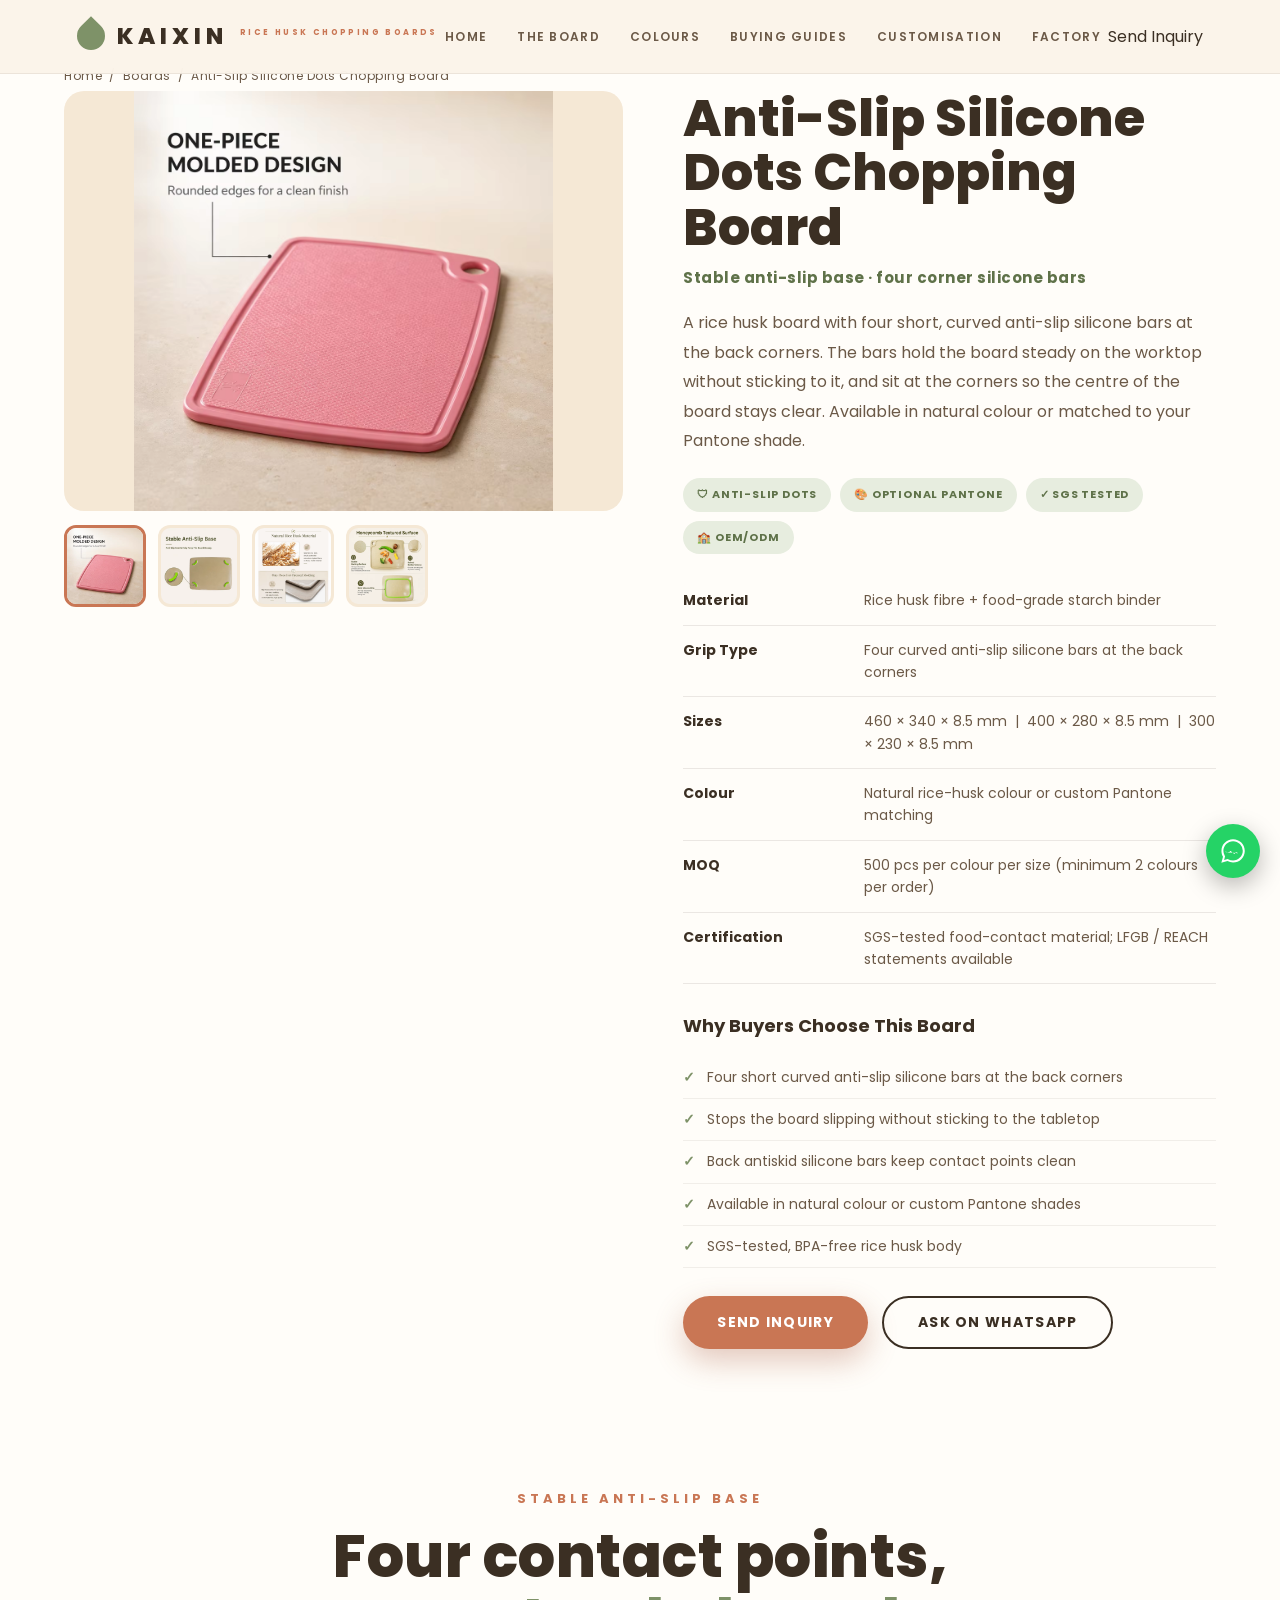
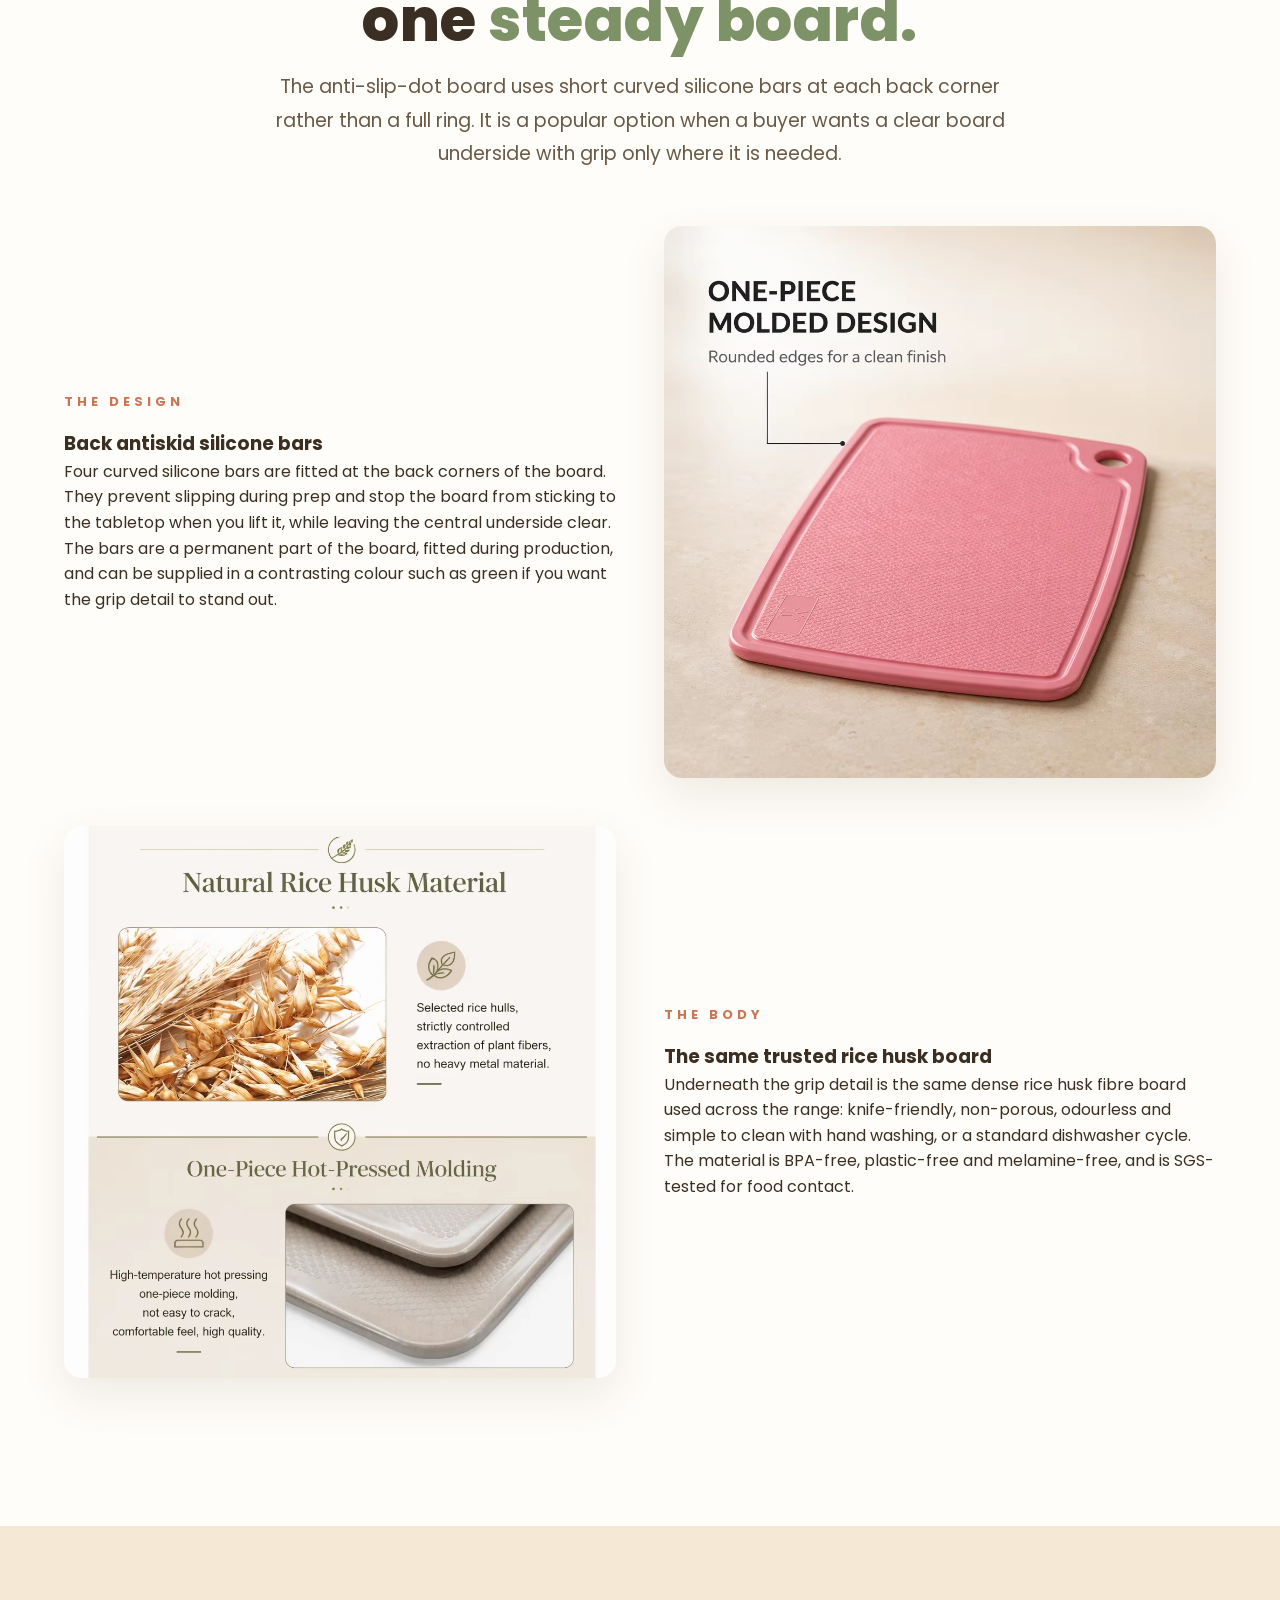
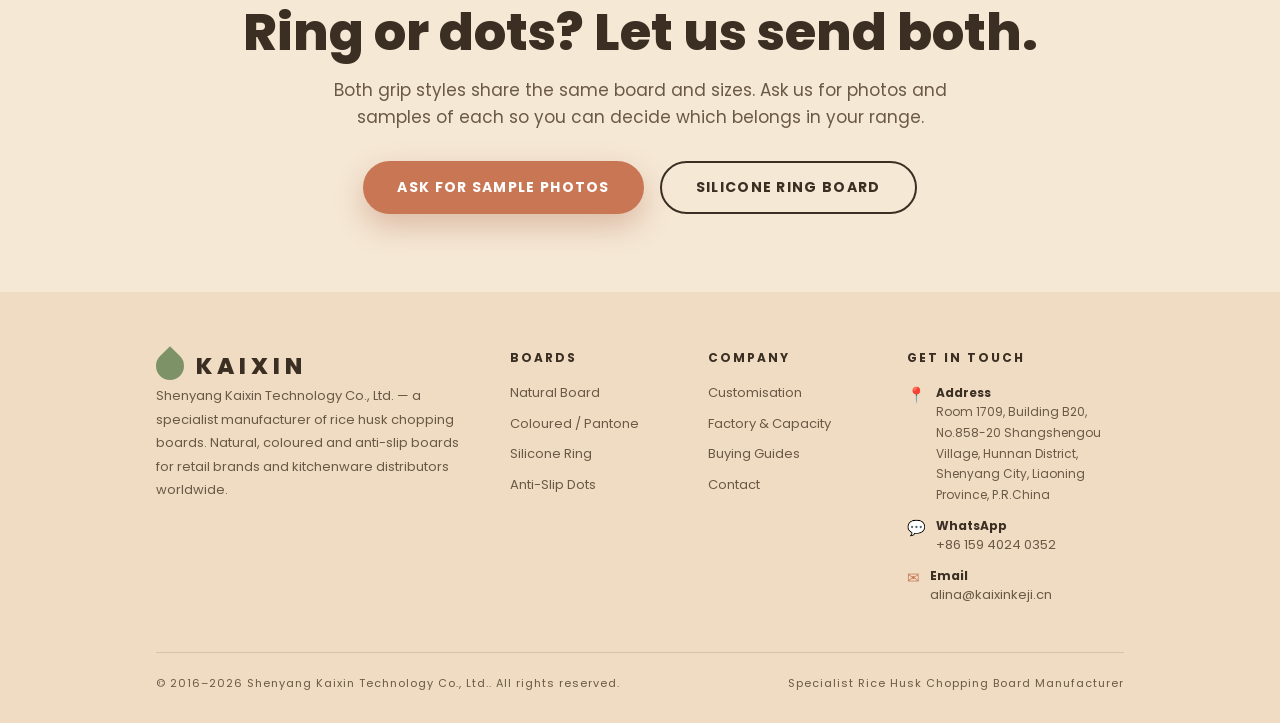
<file: products/silicone-dots-chopping-board.html>
<!DOCTYPE html>
<html lang="en-GB">
<head>
<meta charset="UTF-8">
<meta name="viewport" content="width=device-width, initial-scale=1.0">
<title>Anti-Slip Silicone Dots Rice Husk Chopping Board | Kaixin</title>
<meta name="description" content="Rice husk chopping board with four curved anti-slip silicone bars at the back corners. Stable anti-slip base, natural or Pantone colour, SGS-tested food-contact material. MOQ from 500 pcs.">
<meta name="keywords" content="anti slip rice husk chopping board, silicone dots chopping board, back antiskid silicone bar board, non slip cutting board wholesale, rice husk board manufacturer">
<meta property="og:title" content="Anti-Slip Silicone Dots Rice Husk Chopping Board | Kaixin">
<meta property="og:description" content="Rice husk chopping board with four curved anti-slip silicone bars at the back corners. Stable anti-slip base, natural or Pantone colour, SGS-tested food-contact material. MOQ from 500 pcs.">
<meta property="og:type" content="website">
<meta property="og:url" content="https://www.ricehuskchoppingboard.com/products/silicone-dots-chopping-board.html">
<meta property="og:image" content="https://www.ricehuskchoppingboard.com/assets/img/warm/feature-moulded.png">
<link rel="canonical" href="https://www.ricehuskchoppingboard.com/products/silicone-dots-chopping-board.html">
<link rel="icon" href="../favicon-32x32.png" type="image/png">
<link rel="preconnect" href="https://fonts.googleapis.com">
<link rel="preconnect" href="https://fonts.gstatic.com" crossorigin>
<link href="https://fonts.googleapis.com/css2?family=Poppins:wght@400;500;600;700;800;900&display=swap" rel="stylesheet">
<link rel="stylesheet" href="../assets/css/style.css">
<script type="application/ld+json">
[
  {
    "@context": "https://schema.org",
    "@type": "Product",
    "name": "Anti-Slip Silicone Dots Chopping Board",
    "description": "Rice husk chopping board with four curved anti-slip silicone bars at the back corners for a stable, non-slip base.",
    "url": "https://www.ricehuskchoppingboard.com/products/silicone-dots-chopping-board.html",
    "image": [
      "https://www.ricehuskchoppingboard.com/assets/img/warm/feature-moulded.png",
      "https://www.ricehuskchoppingboard.com/assets/img/warm/feature-grip.png",
      "https://www.ricehuskchoppingboard.com/assets/img/warm/material.png"
    ],
    "material": "Rice husk fibre + food-grade starch binder",
    "brand": {
      "@type": "Brand",
      "name": "Kaixin"
    },
    "manufacturer": {
      "@context": "https://schema.org",
      "@type": "Organization",
      "name": "Shenyang Kaixin Technology Co., Ltd.",
      "url": "https://www.ricehuskchoppingboard.com/",
      "logo": "https://www.ricehuskchoppingboard.com/assets/img/logo/logo.png",
      "description": "Specialist manufacturer of rice husk chopping boards. Natural, coloured and anti-slip boards with custom Pantone colours and OEM packaging.",
      "address": {
        "@type": "PostalAddress",
        "streetAddress": "Room 1709, Building B20, No.858-20 Shangshengou Village, Hunnan District",
        "addressLocality": "Shenyang",
        "addressRegion": "Liaoning",
        "addressCountry": "CN"
      },
      "contactPoint": {
        "@type": "ContactPoint",
        "telephone": "+86-159-4024-0352",
        "contactType": "sales",
        "availableLanguage": [
          "English",
          "Chinese"
        ]
      }
    },
    "countryOfOrigin": {
      "@type": "Country",
      "name": "China"
    },
    "additionalProperty": [
      {
        "@type": "PropertyValue",
        "name": "Material",
        "value": "Rice husk fibre + food-grade starch binder"
      },
      {
        "@type": "PropertyValue",
        "name": "Grip Type",
        "value": "Four curved anti-slip silicone bars at the back corners"
      },
      {
        "@type": "PropertyValue",
        "name": "Sizes",
        "value": "460 x 340 x 8.5 mm | 400 x 280 x 8.5 mm | 300 x 230 x 8.5 mm"
      },
      {
        "@type": "PropertyValue",
        "name": "Colour",
        "value": "Natural rice-husk colour or custom Pantone matching"
      },
      {
        "@type": "PropertyValue",
        "name": "MOQ",
        "value": "500 pcs per colour per size (minimum 2 colours per order)"
      },
      {
        "@type": "PropertyValue",
        "name": "Certification",
        "value": "SGS-tested food-contact material"
      }
    ]
  },
  {
    "@context": "https://schema.org",
    "@type": "BreadcrumbList",
    "itemListElement": [
      {
        "@type": "ListItem",
        "position": 1,
        "name": "Home",
        "item": "https://www.ricehuskchoppingboard.com/index.html"
      },
      {
        "@type": "ListItem",
        "position": 2,
        "name": "Boards",
        "item": "https://www.ricehuskchoppingboard.com/index.html#boards"
      },
      {
        "@type": "ListItem",
        "position": 3,
        "name": "Anti-Slip Dots Board",
        "item": "https://www.ricehuskchoppingboard.com/products/silicone-dots-chopping-board.html"
      }
    ]
  }
]
</script>
</head>
<body>
<nav class="nav">
  <a class="brand" href="../index.html"><span class="leaf"></span>KAIXIN<small>RICE HUSK CHOPPING BOARDS</small></a>
  <div class="navlinks">
    <a href="../index.html">Home</a>
    <a href="../index.html#boards">The Board</a>
    <a href="../index.html#colours">Colours</a>
    <a href="../index.html#guides">Buying Guides</a>
    <a href="../customisation.html">Customisation</a>
    <a href="../factory.html">Factory</a>
  </div>
  <div class="nav-cta"><a href="../contact.html">Send Inquiry</a></div>
  <button class="menu-toggle" aria-label="menu" onclick="this.parentNode.classList.toggle('open')">&#9776;</button>
  <div class="mobile-menu">
    <a href="../index.html">Home</a>
    <a href="../index.html#boards">The Board</a>
    <a href="../index.html#colours">Colours</a>
    <a href="../index.html#guides">Buying Guides</a>
    <a href="../customisation.html">Customisation</a>
    <a href="../factory.html">Factory</a>
    <a href="../contact.html">Send Inquiry</a>
  </div>
</nav>
<section class="detail-sec"><div class="container">
    <div class="breadcrumb"><a href="../index.html">Home</a> &nbsp;/&nbsp; <a href="../index.html#boards">Boards</a> &nbsp;/&nbsp; Anti-Slip Silicone Dots Chopping Board</div>
    <div class="detail">
      <div class="gallery">
        <div class="main-img"><img src="../assets/img/warm/feature-moulded.png" alt="Anti-Slip Silicone Dots Chopping Board" id="main-product-img" loading="lazy"></div>
        <div class="thumbs"><img class="active" src="../assets/img/warm/feature-moulded.png" alt="Board with anti-slip backing detail" onclick="swapImg(this)" loading="lazy"><img class="" src="../assets/img/warm/feature-grip.png" alt="Grip detail" onclick="swapImg(this)" loading="lazy"><img class="" src="../assets/img/warm/material.png" alt="Rice husk fibre material" onclick="swapImg(this)" loading="lazy"><img class="" src="../assets/img/warm/feature-texture.png" alt="Board surface texture" onclick="swapImg(this)" loading="lazy"></div>
      </div>
      <div class="detail-info">
        <h1>Anti-Slip Silicone Dots Chopping Board</h1>
        <p class="en">Stable anti-slip base &middot; four corner silicone bars</p>
        <p class="lead">A rice husk board with four short, curved anti-slip silicone bars at the back corners. The bars hold the board steady on the worktop without sticking to it, and sit at the corners so the centre of the board stays clear. Available in natural colour or matched to your Pantone shade.</p>
        <div class="tags"><span>&#128737; Anti-Slip Dots</span><span>&#127912; Optional Pantone</span><span>&#10003; SGS Tested</span><span>&#127979; OEM/ODM</span></div>
        <table class="spec-table"><tr><th>Material</th><td>Rice husk fibre + food-grade starch binder</td></tr><tr><th>Grip Type</th><td>Four curved anti-slip silicone bars at the back corners</td></tr><tr><th>Sizes</th><td>460 &times; 340 &times; 8.5 mm &nbsp;|&nbsp; 400 &times; 280 &times; 8.5 mm &nbsp;|&nbsp; 300 &times; 230 &times; 8.5 mm</td></tr><tr><th>Colour</th><td>Natural rice-husk colour or custom Pantone matching</td></tr><tr><th>MOQ</th><td>500 pcs per colour per size (minimum 2 colours per order)</td></tr><tr><th>Certification</th><td>SGS-tested food-contact material; LFGB / REACH statements available</td></tr></table>
        <h3 style="color:var(--ink);margin-bottom:6px;font-size:18px">Why Buyers Choose This Board</h3>
        <ul class="checklist"><li><span class="ck">&#10003;</span><span>Four short curved anti-slip silicone bars at the back corners</span></li><li><span class="ck">&#10003;</span><span>Stops the board slipping without sticking to the tabletop</span></li><li><span class="ck">&#10003;</span><span>Back antiskid silicone bars keep contact points clean</span></li><li><span class="ck">&#10003;</span><span>Available in natural colour or custom Pantone shades</span></li><li><span class="ck">&#10003;</span><span>SGS-tested, BPA-free rice husk body</span></li></ul>
        <div class="detail-cta">
          <a class="btn" href="../contact.html">Send Inquiry</a>
          <a class="btn ghost" href="https://wa.me/8615940240352?text=Hi%2C%20I%27m%20looking%20at%20the%20coloured%20rice%20husk%20chopping%20boards%20with%20custom%20Pantone%20colours.%20What%20is%20the%20MOQ%20and%20the%20sample%20lead%20time%3F" target="_blank" rel="noopener">Ask on WhatsApp</a>
        </div>
      </div>
    </div>
  </div></section>
<section class="sec" style="background:var(--white)"><div class="container">
  <div class="sec-head"><div class="kicker">Stable Anti-Slip Base</div><h2>Four contact points,<br>one <em>steady board.</em></h2>
  <p class="sec-sub">The anti-slip-dot board uses short curved silicone bars at each back corner rather than a full ring. It is a popular option when a buyer wants a clear board underside with grip only where it is needed.</p></div>
  <div class="split"><div><div class="kicker">The Design</div><h3>Back antiskid silicone bars</h3>
    <p>Four curved silicone bars are fitted at the back corners of the board. They prevent slipping during prep and stop the board from sticking to the tabletop when you lift it, while leaving the central underside clear. The bars are a permanent part of the board, fitted during production, and can be supplied in a contrasting colour such as green if you want the grip detail to stand out.</p></div>
    <div class="media"><img src="../assets/img/warm/feature-moulded.png" alt="Underside detail of the rice husk board with corner silicone bars" loading="lazy"></div></div>
  <div class="split"><div class="media"><img src="../assets/img/warm/material.png" alt="Close-up of rice husk fibre material" loading="lazy"></div>
    <div><div class="kicker">The Body</div><h3>The same trusted rice husk board</h3>
    <p>Underneath the grip detail is the same dense rice husk fibre board used across the range: knife-friendly, non-porous, odourless and simple to clean with hand washing, or a standard dishwasher cycle. The material is BPA-free, plastic-free and melamine-free, and is SGS-tested for food contact.</p></div></div>
</div></section>
<section class="cta-band"><div class="container"><h2>Ring or dots? Let us send both.</h2><p>Both grip styles share the same board and sizes. Ask us for photos and samples of each so you can decide which belongs in your range.</p><div class="hero-btns"><a class="btn" href="../contact.html">Ask for Sample Photos</a> <a class="btn ghost" href="silicone-ring-chopping-board.html">Silicone Ring Board</a> </div></div></section><script>
function swapImg(thumb){var m=document.getElementById('main-product-img');if(m&&thumb.src){
m.src=thumb.src;m.alt=thumb.alt;document.querySelectorAll('.gallery .thumbs img').forEach(function(t){t.classList.remove('active');});thumb.classList.add('active');}}
</script>
<footer>
  <div class="container foot-grid">
    <div class="foot-brand"><span class="brand"><span class="leaf"></span>KAIXIN</span>
      <p>Shenyang Kaixin Technology Co., Ltd. &mdash; a specialist manufacturer of rice husk chopping boards. Natural, coloured and anti-slip boards for retail brands and kitchenware distributors worldwide.</p></div>
    <div><h4>Boards</h4>
      <a href="../products/natural-rice-husk-chopping-board.html">Natural Board</a>
      <a href="../products/coloured-rice-husk-chopping-board.html">Coloured / Pantone</a>
      <a href="../products/silicone-ring-chopping-board.html">Silicone Ring</a>
      <a href="../products/silicone-dots-chopping-board.html">Anti-Slip Dots</a>
    </div>
    <div><h4>Company</h4>
      <a href="../customisation.html">Customisation</a>
      <a href="../factory.html">Factory &amp; Capacity</a>
      <a href="../index.html#guides">Buying Guides</a>
      <a href="../contact.html">Contact</a>
    </div>
    <div><h4>Get in Touch</h4>
      <div class="info-item"><span class="ic">&#128205;</span><div><b>Address</b><span>Room 1709, Building B20, No.858-20 Shangshengou Village, Hunnan District, Shenyang City, Liaoning Province, P.R.China</span></div></div>
      <div class="info-item"><span class="ic">&#128172;</span><div><b>WhatsApp</b><a href="https://wa.me/8615940240352" target="_blank" rel="noopener">+86 159 4024 0352</a></div></div>
      <div class="info-item"><span class="ic">&#9993;</span><div><b>Email</b><a href="mailto:alina@kaixinkeji.cn">alina@kaixinkeji.cn</a></div></div>
    </div>
  </div>
  <div class="container foot-bottom"><span>&copy; 2016&ndash;2026 Shenyang Kaixin Technology Co., Ltd.. All rights reserved.</span><span>Specialist Rice Husk Chopping Board Manufacturer</span></div>
</footer>
<a class="wa-float" href="https://wa.me/8615940240352" target="_blank" rel="noopener" aria-label="Chat with us on WhatsApp">
<svg viewBox="0 0 24 24"><path d="M12.04 2C6.5 2 2.1 6.4 2.1 11.95c0 1.75.46 3.46 1.33 4.96L2 22l5.24-1.37a9.94 9.94 0 0 0 4.8 1.22h.01c5.54 0 10.05-4.4 10.05-9.95C22.1 6.4 17.59 2 12.04 2zm0 18.16a8.3 8.3 0 0 1-4.23-1.16l-.3-.18-3.11.81.83-3.03-.2-.31a8.28 8.28 0 0 1-1.28-4.42c0-4.58 3.73-8.3 8.32-8.3 2.22 0 4.31.87 5.88 2.44a8.25 8.25 0 0 1 2.44 5.87c0 4.58-3.73 8.28-8.34 8.28zm4.55-6.2c-.25-.13-1.48-.73-1.71-.81-.23-.08-.39-.13-.56.13-.17.25-.64.81-.78.98-.14.17-.29.19-.53.06-.25-.13-1.05-.39-2-1.24-.74-1.22-1.66-1.36-1.9-.14-.24-.15-.52-.01-.71.12-.18.53-.62.65-.83.12-.22.08-.4.02-.53-.06-.13-.56-1.34-.76-1.84-.2-.48-.4-.42-.56-.43h-.48c-.17 0-.44.06-.67.32-.23.25-.88.87-.88 2.12s.9 2.46 1.03 2.63c.13.17 1.77 2.7 4.29 3.79.6.26 1.06.41 1.43.53.6.19 1.14.16 1.57.1.48-.07 1.48-.6 1.69-1.19.21-.58.21-1.08.15-1.19-.06-.1-.23-.16-.48-.29z"/></svg>
</a>
<script src="../assets/js/main.js"></script>
</body>
</html>
</file>
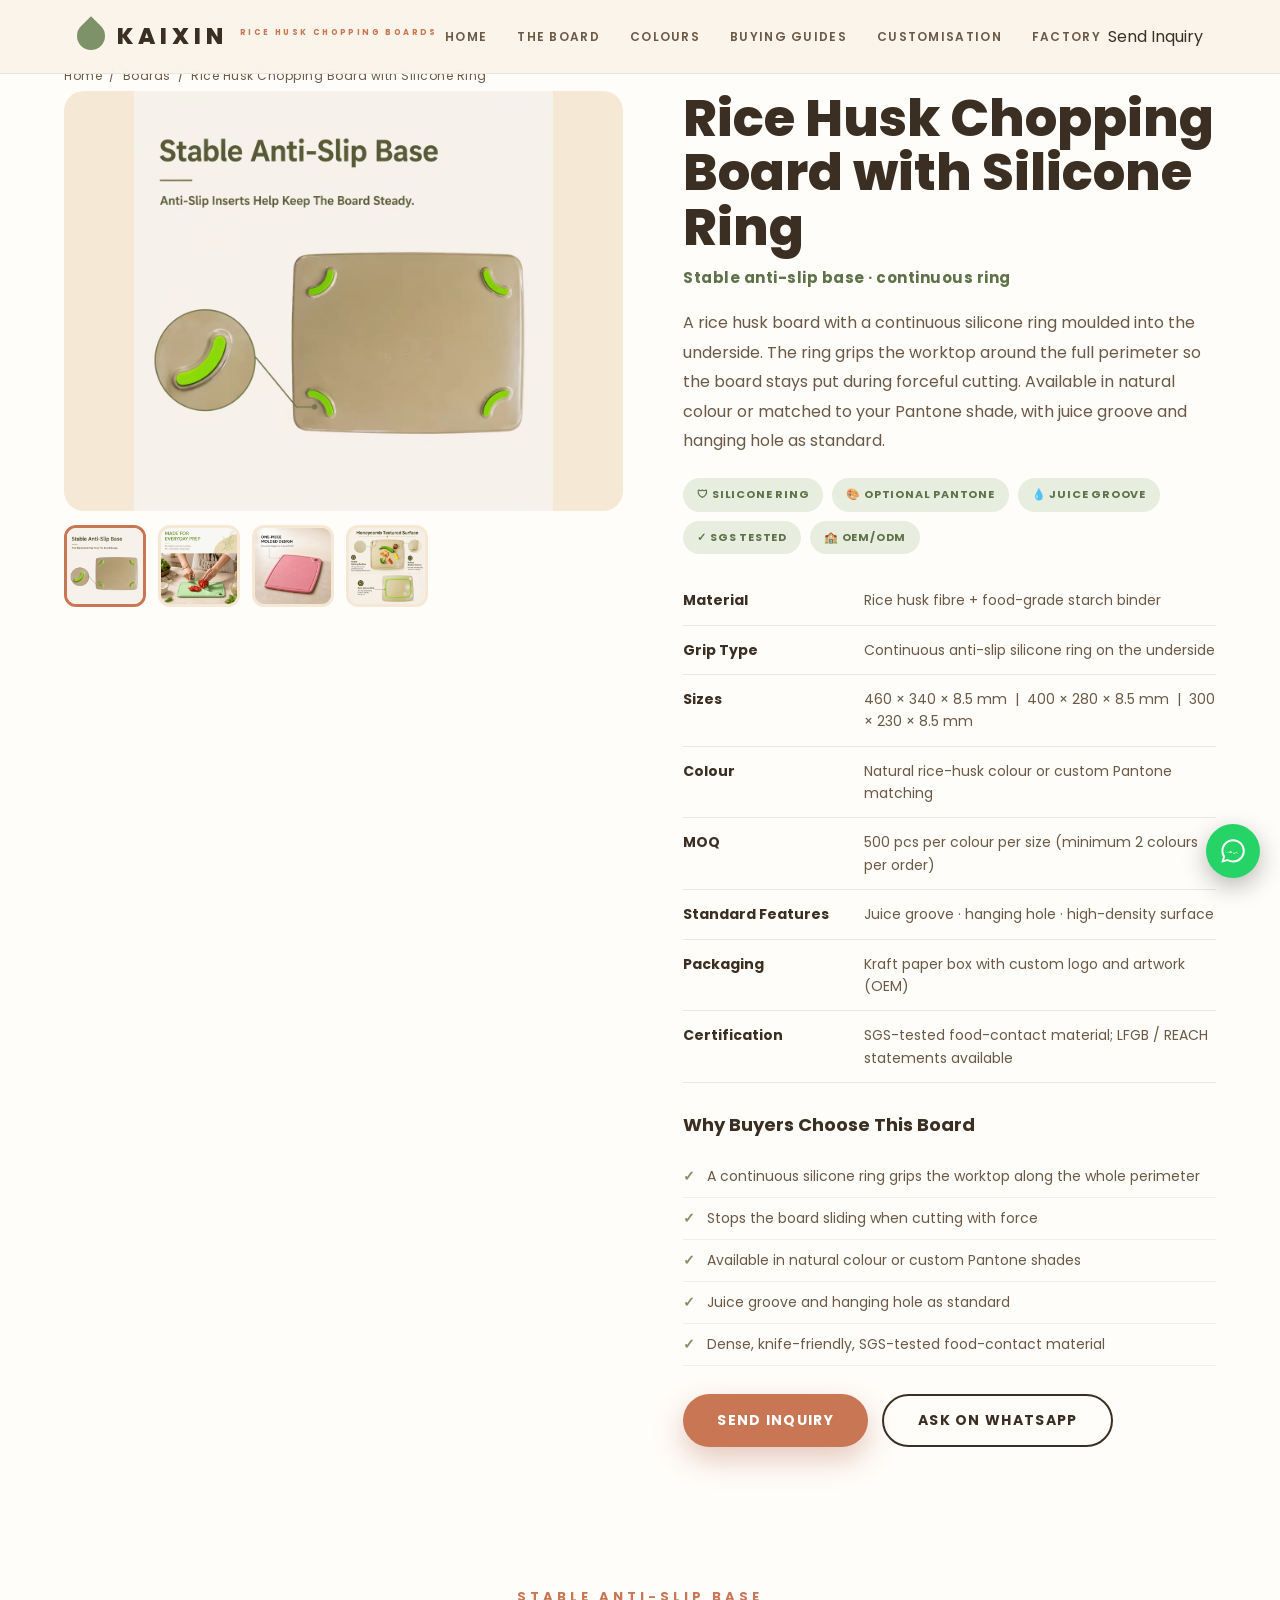
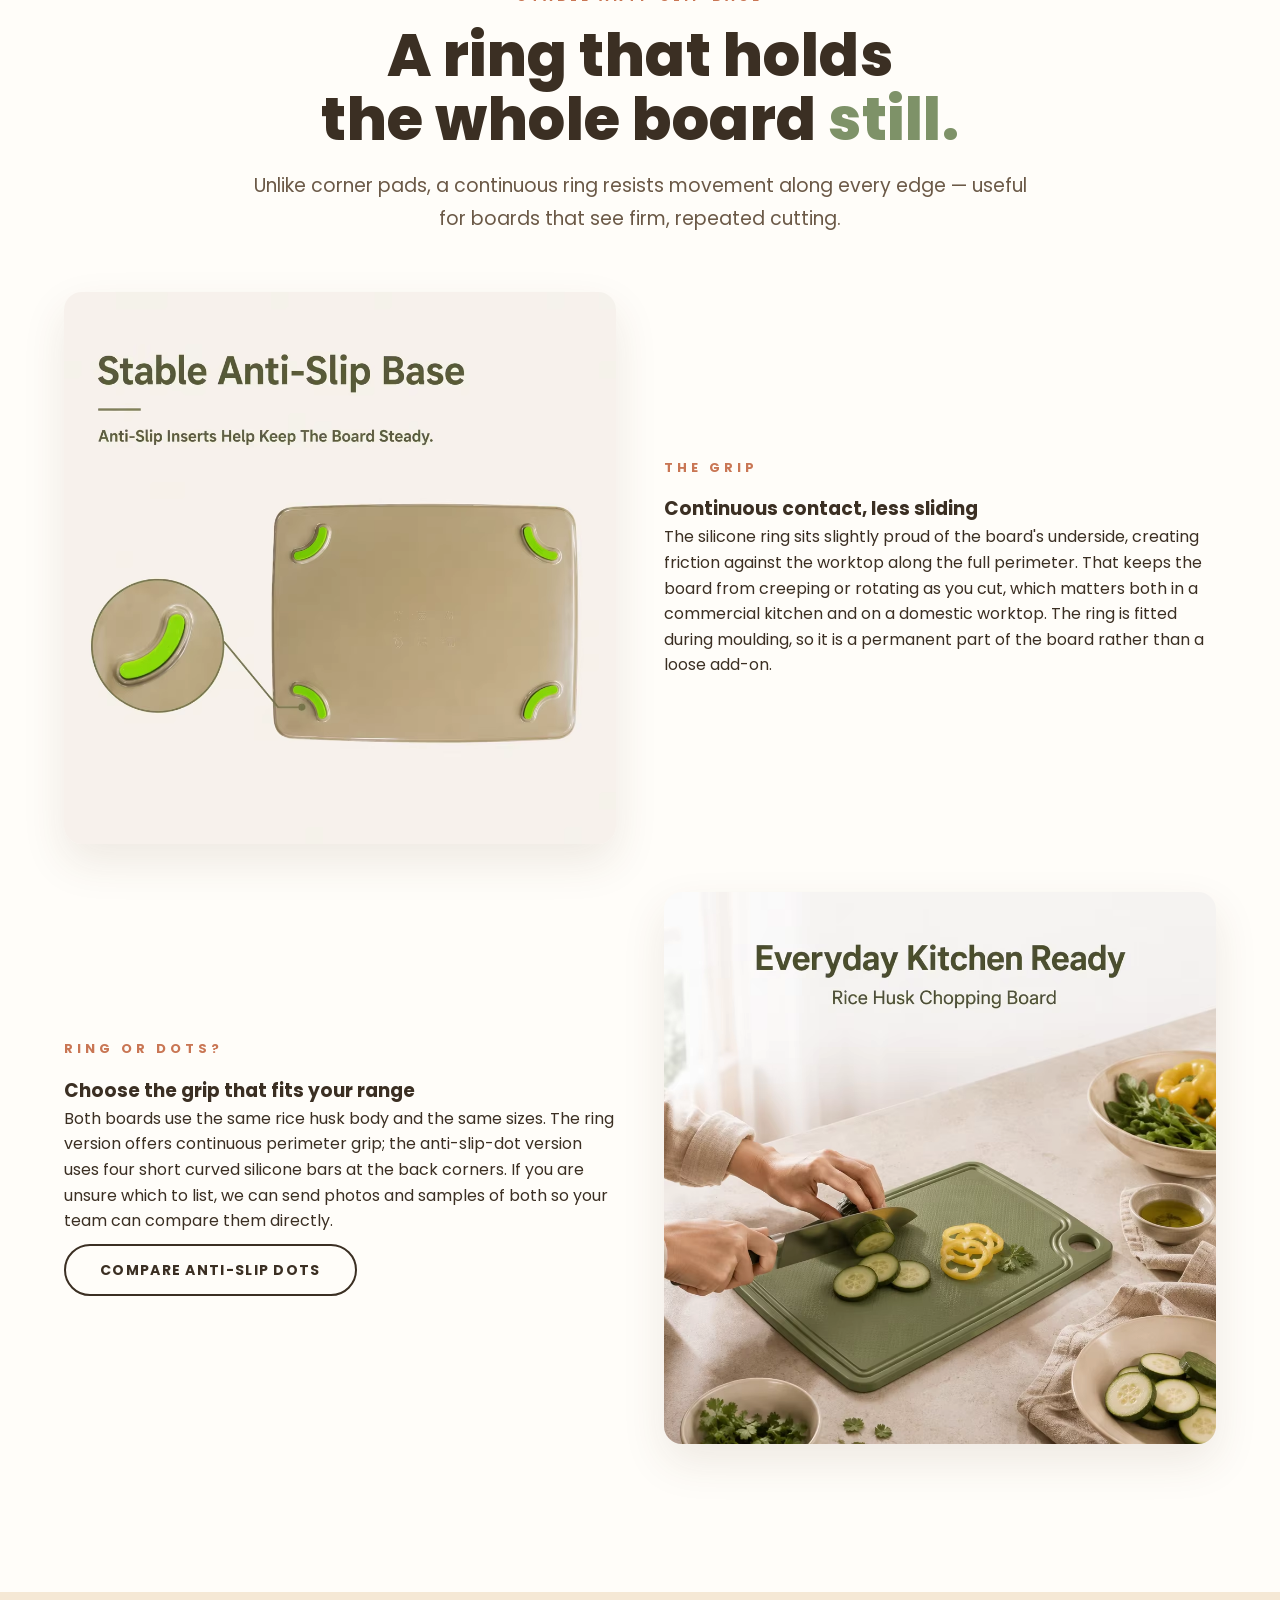
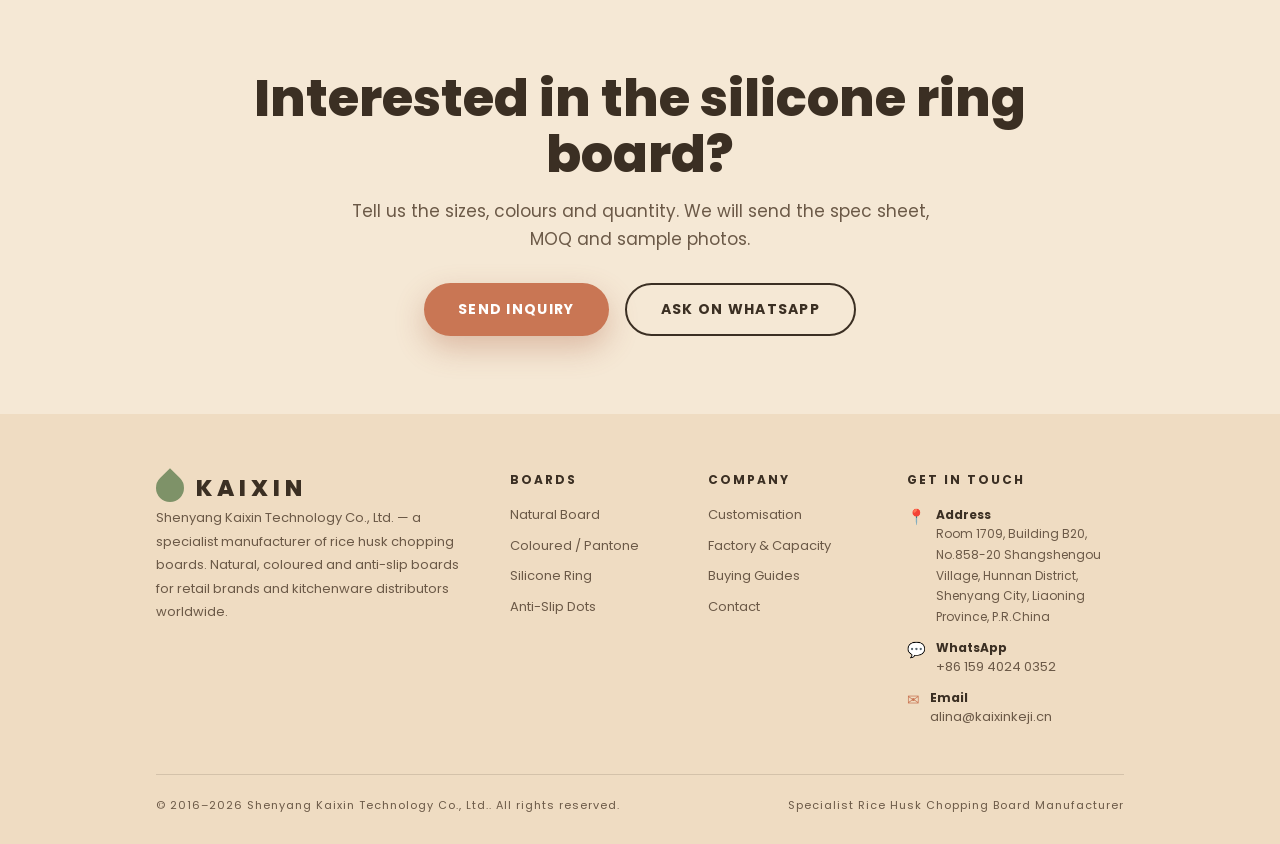
<file: products/silicone-ring-chopping-board.html>
<!DOCTYPE html>
<html lang="en-GB">
<head>
<meta charset="UTF-8">
<meta name="viewport" content="width=device-width, initial-scale=1.0">
<title>Rice Husk Chopping Board with Silicone Ring | Kaixin</title>
<meta name="description" content="Rice husk chopping board with a continuous non-slip silicone ring on the underside. Three sizes, natural or Pantone colour, juice groove and hanging hole. SGS-tested food-contact material.">
<meta name="keywords" content="rice husk chopping board silicone ring, non slip rice husk cutting board, anti slip chopping board wholesale, silicone ring cutting board manufacturer">
<meta property="og:title" content="Rice Husk Chopping Board with Silicone Ring | Kaixin">
<meta property="og:description" content="Rice husk chopping board with a continuous non-slip silicone ring on the underside. Three sizes, natural or Pantone colour, juice groove and hanging hole. SGS-tested food-contact material.">
<meta property="og:type" content="website">
<meta property="og:url" content="https://www.ricehuskchoppingboard.com/products/silicone-ring-chopping-board.html">
<meta property="og:image" content="https://www.ricehuskchoppingboard.com/assets/img/warm/feature-grip.png">
<link rel="canonical" href="https://www.ricehuskchoppingboard.com/products/silicone-ring-chopping-board.html">
<link rel="icon" href="../favicon-32x32.png" type="image/png">
<link rel="preconnect" href="https://fonts.googleapis.com">
<link rel="preconnect" href="https://fonts.gstatic.com" crossorigin>
<link href="https://fonts.googleapis.com/css2?family=Poppins:wght@400;500;600;700;800;900&display=swap" rel="stylesheet">
<link rel="stylesheet" href="../assets/css/style.css">
<script type="application/ld+json">
[
  {
    "@context": "https://schema.org",
    "@type": "Product",
    "name": "Rice Husk Chopping Board with Silicone Ring",
    "description": "Rice husk chopping board with a continuous non-slip silicone ring on the underside, juice groove and hanging hole.",
    "url": "https://www.ricehuskchoppingboard.com/products/silicone-ring-chopping-board.html",
    "image": [
      "https://www.ricehuskchoppingboard.com/assets/img/warm/feature-grip.png",
      "https://www.ricehuskchoppingboard.com/assets/img/warm/prep-tomato.png",
      "https://www.ricehuskchoppingboard.com/assets/img/warm/feature-moulded.png"
    ],
    "material": "Rice husk fibre + food-grade starch binder",
    "brand": {
      "@type": "Brand",
      "name": "Kaixin"
    },
    "manufacturer": {
      "@context": "https://schema.org",
      "@type": "Organization",
      "name": "Shenyang Kaixin Technology Co., Ltd.",
      "url": "https://www.ricehuskchoppingboard.com/",
      "logo": "https://www.ricehuskchoppingboard.com/assets/img/logo/logo.png",
      "description": "Specialist manufacturer of rice husk chopping boards. Natural, coloured and anti-slip boards with custom Pantone colours and OEM packaging.",
      "address": {
        "@type": "PostalAddress",
        "streetAddress": "Room 1709, Building B20, No.858-20 Shangshengou Village, Hunnan District",
        "addressLocality": "Shenyang",
        "addressRegion": "Liaoning",
        "addressCountry": "CN"
      },
      "contactPoint": {
        "@type": "ContactPoint",
        "telephone": "+86-159-4024-0352",
        "contactType": "sales",
        "availableLanguage": [
          "English",
          "Chinese"
        ]
      }
    },
    "countryOfOrigin": {
      "@type": "Country",
      "name": "China"
    },
    "additionalProperty": [
      {
        "@type": "PropertyValue",
        "name": "Material",
        "value": "Rice husk fibre + food-grade starch binder"
      },
      {
        "@type": "PropertyValue",
        "name": "Grip Type",
        "value": "Continuous anti-slip silicone ring on the underside"
      },
      {
        "@type": "PropertyValue",
        "name": "Sizes",
        "value": "460 x 340 x 8.5 mm | 400 x 280 x 8.5 mm | 300 x 230 x 8.5 mm"
      },
      {
        "@type": "PropertyValue",
        "name": "Colour",
        "value": "Natural rice-husk colour or custom Pantone matching"
      },
      {
        "@type": "PropertyValue",
        "name": "MOQ",
        "value": "500 pcs per colour per size (minimum 2 colours per order)"
      },
      {
        "@type": "PropertyValue",
        "name": "Certification",
        "value": "SGS-tested food-contact material"
      }
    ]
  },
  {
    "@context": "https://schema.org",
    "@type": "BreadcrumbList",
    "itemListElement": [
      {
        "@type": "ListItem",
        "position": 1,
        "name": "Home",
        "item": "https://www.ricehuskchoppingboard.com/index.html"
      },
      {
        "@type": "ListItem",
        "position": 2,
        "name": "Boards",
        "item": "https://www.ricehuskchoppingboard.com/index.html#boards"
      },
      {
        "@type": "ListItem",
        "position": 3,
        "name": "Silicone Ring Board",
        "item": "https://www.ricehuskchoppingboard.com/products/silicone-ring-chopping-board.html"
      }
    ]
  }
]
</script>
</head>
<body>
<nav class="nav">
  <a class="brand" href="../index.html"><span class="leaf"></span>KAIXIN<small>RICE HUSK CHOPPING BOARDS</small></a>
  <div class="navlinks">
    <a href="../index.html">Home</a>
    <a href="../index.html#boards">The Board</a>
    <a href="../index.html#colours">Colours</a>
    <a href="../index.html#guides">Buying Guides</a>
    <a href="../customisation.html">Customisation</a>
    <a href="../factory.html">Factory</a>
  </div>
  <div class="nav-cta"><a href="../contact.html">Send Inquiry</a></div>
  <button class="menu-toggle" aria-label="menu" onclick="this.parentNode.classList.toggle('open')">&#9776;</button>
  <div class="mobile-menu">
    <a href="../index.html">Home</a>
    <a href="../index.html#boards">The Board</a>
    <a href="../index.html#colours">Colours</a>
    <a href="../index.html#guides">Buying Guides</a>
    <a href="../customisation.html">Customisation</a>
    <a href="../factory.html">Factory</a>
    <a href="../contact.html">Send Inquiry</a>
  </div>
</nav>
<section class="detail-sec"><div class="container">
    <div class="breadcrumb"><a href="../index.html">Home</a> &nbsp;/&nbsp; <a href="../index.html#boards">Boards</a> &nbsp;/&nbsp; Rice Husk Chopping Board with Silicone Ring</div>
    <div class="detail">
      <div class="gallery">
        <div class="main-img"><img src="../assets/img/warm/feature-grip.png" alt="Rice Husk Chopping Board with Silicone Ring" id="main-product-img" loading="lazy"></div>
        <div class="thumbs"><img class="active" src="../assets/img/warm/feature-grip.png" alt="Silicone ring on the underside" onclick="swapImg(this)" loading="lazy"><img class="" src="../assets/img/warm/prep-tomato.png" alt="Board in use" onclick="swapImg(this)" loading="lazy"><img class="" src="../assets/img/warm/feature-moulded.png" alt="One-piece moulded design" onclick="swapImg(this)" loading="lazy"><img class="" src="../assets/img/warm/feature-texture.png" alt="Honeycomb surface texture" onclick="swapImg(this)" loading="lazy"></div>
      </div>
      <div class="detail-info">
        <h1>Rice Husk Chopping Board with Silicone Ring</h1>
        <p class="en">Stable anti-slip base &middot; continuous ring</p>
        <p class="lead">A rice husk board with a continuous silicone ring moulded into the underside. The ring grips the worktop around the full perimeter so the board stays put during forceful cutting. Available in natural colour or matched to your Pantone shade, with juice groove and hanging hole as standard.</p>
        <div class="tags"><span>&#128737; Silicone Ring</span><span>&#127912; Optional Pantone</span><span>&#128167; Juice Groove</span><span>&#10003; SGS Tested</span><span>&#127979; OEM/ODM</span></div>
        <table class="spec-table"><tr><th>Material</th><td>Rice husk fibre + food-grade starch binder</td></tr><tr><th>Grip Type</th><td>Continuous anti-slip silicone ring on the underside</td></tr><tr><th>Sizes</th><td>460 &times; 340 &times; 8.5 mm &nbsp;|&nbsp; 400 &times; 280 &times; 8.5 mm &nbsp;|&nbsp; 300 &times; 230 &times; 8.5 mm</td></tr><tr><th>Colour</th><td>Natural rice-husk colour or custom Pantone matching</td></tr><tr><th>MOQ</th><td>500 pcs per colour per size (minimum 2 colours per order)</td></tr><tr><th>Standard Features</th><td>Juice groove &middot; hanging hole &middot; high-density surface</td></tr><tr><th>Packaging</th><td>Kraft paper box with custom logo and artwork (OEM)</td></tr><tr><th>Certification</th><td>SGS-tested food-contact material; LFGB / REACH statements available</td></tr></table>
        <h3 style="color:var(--ink);margin-bottom:6px;font-size:18px">Why Buyers Choose This Board</h3>
        <ul class="checklist"><li><span class="ck">&#10003;</span><span>A continuous silicone ring grips the worktop along the whole perimeter</span></li><li><span class="ck">&#10003;</span><span>Stops the board sliding when cutting with force</span></li><li><span class="ck">&#10003;</span><span>Available in natural colour or custom Pantone shades</span></li><li><span class="ck">&#10003;</span><span>Juice groove and hanging hole as standard</span></li><li><span class="ck">&#10003;</span><span>Dense, knife-friendly, SGS-tested food-contact material</span></li></ul>
        <div class="detail-cta">
          <a class="btn" href="../contact.html">Send Inquiry</a>
          <a class="btn ghost" href="https://wa.me/8615940240352?text=Hi%2C%20I%27m%20looking%20at%20the%20coloured%20rice%20husk%20chopping%20boards%20with%20custom%20Pantone%20colours.%20What%20is%20the%20MOQ%20and%20the%20sample%20lead%20time%3F" target="_blank" rel="noopener">Ask on WhatsApp</a>
        </div>
      </div>
    </div>
  </div></section>
<section class="sec" style="background:var(--white)"><div class="container">
  <div class="sec-head"><div class="kicker">Stable Anti-Slip Base</div><h2>A ring that holds<br>the whole board <em>still.</em></h2>
  <p class="sec-sub">Unlike corner pads, a continuous ring resists movement along every edge &mdash; useful for boards that see firm, repeated cutting.</p></div>
  <div class="split"><div class="media"><img src="../assets/img/warm/feature-grip.png" alt="Close-up of the continuous silicone ring on the board's underside" loading="lazy"></div>
    <div><div class="kicker">The Grip</div><h3>Continuous contact, less sliding</h3>
    <p>The silicone ring sits slightly proud of the board's underside, creating friction against the worktop along the full perimeter. That keeps the board from creeping or rotating as you cut, which matters both in a commercial kitchen and on a domestic worktop. The ring is fitted during moulding, so it is a permanent part of the board rather than a loose add-on.</p></div></div>
  <div class="split"><div><div class="kicker">Ring or dots?</div><h3>Choose the grip that fits your range</h3>
    <p>Both boards use the same rice husk body and the same sizes. The ring version offers continuous perimeter grip; the anti-slip-dot version uses four short curved silicone bars at the back corners. If you are unsure which to list, we can send photos and samples of both so your team can compare them directly.</p>
    <a class="btn ghost" href="silicone-dots-chopping-board.html" style="margin-top:10px">Compare Anti-Slip Dots</a></div>
    <div class="media"><img src="../assets/img/warm/prep-cucumber.png" alt="Rice husk chopping board in a kitchen setting" loading="lazy"></div></div>
</div></section>
<section class="cta-band"><div class="container"><h2>Interested in the silicone ring board?</h2><p>Tell us the sizes, colours and quantity. We will send the spec sheet, MOQ and sample photos.</p><div class="hero-btns"><a class="btn" href="../contact.html">Send Inquiry</a> <a class="btn ghost" href="https://wa.me/8615940240352?text=Hi%2C%20I%27m%20looking%20at%20the%20coloured%20rice%20husk%20chopping%20boards%20with%20custom%20Pantone%20colours.%20What%20is%20the%20MOQ%20and%20the%20sample%20lead%20time%3F">Ask on WhatsApp</a> </div></div></section><script>
function swapImg(thumb){var m=document.getElementById('main-product-img');if(m&&thumb.src){
m.src=thumb.src;m.alt=thumb.alt;document.querySelectorAll('.gallery .thumbs img').forEach(function(t){t.classList.remove('active');});thumb.classList.add('active');}}
</script>
<footer>
  <div class="container foot-grid">
    <div class="foot-brand"><span class="brand"><span class="leaf"></span>KAIXIN</span>
      <p>Shenyang Kaixin Technology Co., Ltd. &mdash; a specialist manufacturer of rice husk chopping boards. Natural, coloured and anti-slip boards for retail brands and kitchenware distributors worldwide.</p></div>
    <div><h4>Boards</h4>
      <a href="../products/natural-rice-husk-chopping-board.html">Natural Board</a>
      <a href="../products/coloured-rice-husk-chopping-board.html">Coloured / Pantone</a>
      <a href="../products/silicone-ring-chopping-board.html">Silicone Ring</a>
      <a href="../products/silicone-dots-chopping-board.html">Anti-Slip Dots</a>
    </div>
    <div><h4>Company</h4>
      <a href="../customisation.html">Customisation</a>
      <a href="../factory.html">Factory &amp; Capacity</a>
      <a href="../index.html#guides">Buying Guides</a>
      <a href="../contact.html">Contact</a>
    </div>
    <div><h4>Get in Touch</h4>
      <div class="info-item"><span class="ic">&#128205;</span><div><b>Address</b><span>Room 1709, Building B20, No.858-20 Shangshengou Village, Hunnan District, Shenyang City, Liaoning Province, P.R.China</span></div></div>
      <div class="info-item"><span class="ic">&#128172;</span><div><b>WhatsApp</b><a href="https://wa.me/8615940240352" target="_blank" rel="noopener">+86 159 4024 0352</a></div></div>
      <div class="info-item"><span class="ic">&#9993;</span><div><b>Email</b><a href="mailto:alina@kaixinkeji.cn">alina@kaixinkeji.cn</a></div></div>
    </div>
  </div>
  <div class="container foot-bottom"><span>&copy; 2016&ndash;2026 Shenyang Kaixin Technology Co., Ltd.. All rights reserved.</span><span>Specialist Rice Husk Chopping Board Manufacturer</span></div>
</footer>
<a class="wa-float" href="https://wa.me/8615940240352" target="_blank" rel="noopener" aria-label="Chat with us on WhatsApp">
<svg viewBox="0 0 24 24"><path d="M12.04 2C6.5 2 2.1 6.4 2.1 11.95c0 1.75.46 3.46 1.33 4.96L2 22l5.24-1.37a9.94 9.94 0 0 0 4.8 1.22h.01c5.54 0 10.05-4.4 10.05-9.95C22.1 6.4 17.59 2 12.04 2zm0 18.16a8.3 8.3 0 0 1-4.23-1.16l-.3-.18-3.11.81.83-3.03-.2-.31a8.28 8.28 0 0 1-1.28-4.42c0-4.58 3.73-8.3 8.32-8.3 2.22 0 4.31.87 5.88 2.44a8.25 8.25 0 0 1 2.44 5.87c0 4.58-3.73 8.28-8.34 8.28zm4.55-6.2c-.25-.13-1.48-.73-1.71-.81-.23-.08-.39-.13-.56.13-.17.25-.64.81-.78.98-.14.17-.29.19-.53.06-.25-.13-1.05-.39-2-1.24-.74-1.22-1.66-1.36-1.9-.14-.24-.15-.52-.01-.71.12-.18.53-.62.65-.83.12-.22.08-.4.02-.53-.06-.13-.56-1.34-.76-1.84-.2-.48-.4-.42-.56-.43h-.48c-.17 0-.44.06-.67.32-.23.25-.88.87-.88 2.12s.9 2.46 1.03 2.63c.13.17 1.77 2.7 4.29 3.79.6.26 1.06.41 1.43.53.6.19 1.14.16 1.57.1.48-.07 1.48-.6 1.69-1.19.21-.58.21-1.08.15-1.19-.06-.1-.23-.16-.48-.29z"/></svg>
</a>
<script src="../assets/js/main.js"></script>
</body>
</html>
</file>
<file: assets/css/style.css>
/* ============================================================
   KAIXIN — Rice Husk Chopping Boards
   Warm & generous editorial theme. Light cream / terracotta / sage.
   Single source of visual truth. All pages share this.
   ============================================================ */
:root{
  --cream:#FBF4E9; --cream2:#F5E8D5; --sand:#EFDCC2;
  --terra:#C97654; --terra-d:#A85B3D; --terra-soft:#F3DCCB;
  --sage:#7E9268; --sage-d:#5F7249; --sage-soft:#E7EDDF;
  --ink:#3B2F23; --ink2:#6B5947; --white:#FFFDF9;
  --shadow:0 22px 60px rgba(90,60,30,.14);
}
*{box-sizing:border-box;margin:0;padding:0}
html{scroll-behavior:smooth}
body{font-family:'Poppins',sans-serif;background:var(--cream);color:var(--ink);
  -webkit-font-smoothing:antialiased;overflow-x:hidden;font-size:16px;line-height:1.6}
img{display:block;width:100%}
a{text-decoration:none;color:inherit}
.container{width:min(1200px,90%);margin:0 auto}

/* ---------- BUTTONS ---------- */
.btn{display:inline-flex;align-items:center;justify-content:center;gap:9px;
  background:var(--terra);color:#fff;padding:16px 34px;border:none;border-radius:50px;
  font-size:14px;font-weight:700;letter-spacing:1.3px;text-transform:uppercase;
  box-shadow:0 12px 30px rgba(168,91,61,.32);transition:.28s;cursor:pointer;line-height:1.2}
.btn:hover{background:var(--terra-d);transform:translateY(-3px)}
.btn.light{background:#fff;color:var(--terra-d);box-shadow:0 12px 30px rgba(0,0,0,.18)}
.btn.light:hover{background:var(--cream)}
.btn.ghost{background:transparent;border:2px solid currentColor;box-shadow:none;color:var(--ink)}
.btn.ghost:hover{background:var(--ink);color:#fff}
.btn.ghost.on-dark{color:#fff}
.btn.ghost.on-dark:hover{background:#fff;color:var(--ink)}
.btn.sage{background:var(--sage)}
.btn.sage:hover{background:var(--sage-d)}

/* ---------- NAV ---------- */
.nav{position:fixed;top:0;left:0;right:0;z-index:100;display:flex;align-items:center;
  justify-content:space-between;padding:18px 6%;background:rgba(251,244,233,.94);
  backdrop-filter:blur(14px);border-bottom:1px solid rgba(59,47,35,.08)}
.brand{display:flex;align-items:center;gap:12px;font-weight:800;font-size:23px;
  letter-spacing:5px;color:var(--ink)}
.brand img{width:38px;height:38px;object-fit:contain;border-radius:8px}
.brand .leaf{width:28px;height:28px;border-radius:50% 0 50% 50%;background:var(--sage);
  transform:rotate(-45deg);flex:none}
.brand small{display:block;font-size:8px;font-weight:700;letter-spacing:2.4px;
  color:var(--terra);margin-top:-6px}
.navlinks{display:flex;gap:30px;font-size:12px;font-weight:600;letter-spacing:1.3px;
  color:var(--ink2);text-transform:uppercase}
.navlinks a:hover{color:var(--terra)}
.navcta{background:var(--ink);color:#fff;padding:13px 26px;border-radius:40px;
  font-size:12px;font-weight:700;letter-spacing:1.4px;text-transform:uppercase;transition:.3s}
.navcta:hover{background:var(--terra)}
.menu-toggle{display:none;background:none;border:none;font-size:26px;color:var(--ink);cursor:pointer}
.mobile-menu{display:none}

/* ---------- HERO (full-bleed image, no video) ---------- */
.hero{position:relative;min-height:100vh;display:flex;align-items:center;
  justify-content:flex-start;padding:130px 8% 90px;overflow:hidden}
.hero-bg{position:absolute;inset:0;width:100%;height:100%;object-fit:cover;
  object-position:center;z-index:0}
.hero-shade{position:absolute;inset:0;z-index:1;
  background:linear-gradient(90deg,rgba(40,30,20,.78) 0%,rgba(40,30,20,.48) 46%,rgba(40,30,20,.06) 100%)}
.hero-inner{position:relative;z-index:2;max-width:840px}
.eyebrow{display:inline-block;font-size:13px;font-weight:700;letter-spacing:5px;
  color:#F7E3C8;text-transform:uppercase;margin-bottom:24px;
  border-bottom:2px solid var(--terra);padding-bottom:9px}
.hero h1{font-size:clamp(52px,7.6vw,106px);line-height:1.02;font-weight:800;
  letter-spacing:1px;color:#fff;text-shadow:0 4px 26px rgba(0,0,0,.5),0 2px 0 rgba(0,0,0,.3)}
.hero h1 .warm{color:#F4C9A0}
.hero p{font-size:clamp(16px,1.6vw,20px);line-height:1.75;color:#F6EFE4;
  max-width:580px;margin:28px 0 38px;text-shadow:0 2px 10px rgba(0,0,0,.45)}
.hero-btns{display:flex;gap:16px;flex-wrap:wrap}
.hero-stats{display:flex;gap:44px;flex-wrap:wrap;margin-top:52px;padding-top:26px;
  border-top:1px solid rgba(255,255,255,.28)}
.hero-stats div b{display:block;font-size:clamp(26px,3vw,40px);font-weight:800;
  color:#F7E3C8;line-height:1}
.hero-stats div span{font-size:12px;letter-spacing:1.6px;text-transform:uppercase;
  color:#EBD9C6;font-weight:600}

/* ---------- SECTION HEAD ---------- */
.sec{padding:100px 0}
.sec-head{text-align:center;max-width:780px;margin:0 auto 56px}
.sec-head.left{text-align:left;margin-left:0}
.kicker{font-size:13px;font-weight:700;letter-spacing:4px;color:var(--terra);
  text-transform:uppercase;margin-bottom:16px}
.sec-head h2,.story-txt h2{font-size:clamp(38px,4.6vw,64px);line-height:1.08;
  font-weight:800;letter-spacing:.5px;color:var(--ink)}
.sec-head h2 em,.story-txt h2 em{font-style:normal;color:var(--sage)}
.sec-sub{font-size:clamp(16px,1.5vw,19px);color:var(--ink2);margin-top:18px;line-height:1.75}

/* ---------- STORY (arch image + copy) ---------- */
.story{background:linear-gradient(180deg,var(--cream) 0%,var(--cream2) 100%);
  padding:110px 8%;display:grid;grid-template-columns:1fr 1fr;gap:80px;align-items:center}
.story-img{border-radius:220px 220px 24px 24px;overflow:hidden;
  box-shadow:0 30px 70px rgba(90,60,30,.2);border:10px solid #fff}
.story-txt p{font-size:17px;line-height:1.9;color:var(--ink2);margin-top:22px}
.story-txt .sig{margin-top:30px;font-size:15px;font-weight:600;color:var(--terra);letter-spacing:1px}

/* ---------- PROMISE STRIP ---------- */
.promise{background:var(--sage);color:#fff;padding:52px 6%;
  display:grid;grid-template-columns:repeat(4,1fr);gap:36px;text-align:center}
.promise .num{font-size:clamp(34px,4vw,54px);font-weight:800;letter-spacing:-1px;line-height:1}
.promise .lbl{font-size:12px;font-weight:600;letter-spacing:1.6px;
  text-transform:uppercase;margin-top:10px;opacity:.94}

/* ---------- COLOURS SPLIT ---------- */
.colours{display:grid;grid-template-columns:.9fr 1.1fr;align-items:center;gap:70px;
  padding:110px 8%;background:linear-gradient(180deg,var(--cream) 0%,var(--cream2) 100%)}
.colours .cap{max-width:520px}
.colours .cap h2{font-size:clamp(40px,4.6vw,62px);line-height:1.08;
  font-weight:800;color:var(--ink);margin-top:16px}
.colours .cap p{font-size:16px;line-height:1.75;color:var(--ink2);margin-top:18px;max-width:430px}
.colours .pic{margin:0}
.colours .pic img{width:100%;height:auto;display:block;border-radius:24px;
  box-shadow:0 26px 60px rgba(90,60,30,.18)}

/* ---------- FEATURE BAND ---------- */
.band{display:grid;grid-template-columns:1fr 1fr;align-items:stretch;min-height:560px}
.band.right .band-img{order:2}
.band-img{overflow:hidden;position:relative;min-height:420px}
.band-img img{width:100%;height:100%;object-fit:cover;position:absolute;inset:0}
.band-txt{background:var(--white);padding:86px 9%;display:flex;flex-direction:column;justify-content:center}
.band.tint .band-txt{background:var(--cream2)}
.band-txt h3{font-size:clamp(34px,3.9vw,54px);line-height:1.08;
  font-weight:800;letter-spacing:.5px;color:var(--ink);margin-bottom:20px}
.band-txt p{font-size:16px;line-height:1.85;color:var(--ink2);max-width:460px}
.band-txt ul{list-style:none;margin-top:26px}
.band-txt li{font-size:14px;font-weight:500;color:var(--ink2);padding:10px 0 10px 32px;
  position:relative;border-bottom:1px solid rgba(59,47,35,.09)}
.band-txt li:before{content:'✦';position:absolute;left:0;color:var(--sage);font-size:15px}

/* ---------- CARD GRID ---------- */
.cards{display:grid;grid-template-columns:repeat(auto-fit,minmax(280px,1fr));gap:26px}
.card{display:block;background:#fff;border-radius:20px;overflow:hidden;
  box-shadow:0 16px 44px rgba(90,60,30,.1);transition:.3s}
.card:hover{transform:translateY(-6px);box-shadow:var(--shadow)}
.card .thumb{position:relative;height:240px;overflow:hidden}
.card .thumb img{width:100%;height:100%;object-fit:cover;transition:.5s}
.card:hover .thumb img{transform:scale(1.06)}
.card .badge{position:absolute;top:16px;left:16px;background:var(--terra);color:#fff;
  font-size:10px;font-weight:700;letter-spacing:1.4px;text-transform:uppercase;
  padding:8px 14px;border-radius:30px;z-index:2}
.card .body{padding:24px}
.card .body h3{font-size:19px;font-weight:800;color:var(--ink);margin-bottom:9px;line-height:1.3}
.card .body p{font-size:14px;line-height:1.7;color:var(--ink2)}
.card .more{display:inline-block;margin-top:16px;color:var(--terra);
  font-size:12px;font-weight:700;letter-spacing:1.4px;text-transform:uppercase}

/* ---------- QUOTE ---------- */
.quote{background:var(--sand);color:var(--ink);padding:100px 10%;text-align:center}
.quote .mark{font-size:80px;color:var(--terra-d);line-height:.5;font-weight:800}
.quote q{display:block;font-size:clamp(26px,3.4vw,46px);font-weight:700;
  line-height:1.35;letter-spacing:.5px;max-width:920px;margin:26px auto}
.quote .by{font-size:12px;letter-spacing:3px;text-transform:uppercase;color:var(--ink2);margin-top:26px}

/* ---------- CUSTOM ---------- */
.custom{padding:110px 8%;background:linear-gradient(180deg,var(--cream) 0%,var(--cream2) 100%);text-align:center}
.custom h2{font-size:clamp(40px,5vw,68px);font-weight:800;letter-spacing:1px;color:var(--ink);line-height:1.05}
.custom .sub{font-size:clamp(16px,1.6vw,20px);color:var(--ink2);margin:20px auto 50px;letter-spacing:.5px}
.custom-grid{display:grid;grid-template-columns:repeat(3,1fr);gap:24px;max-width:1100px;margin:0 auto 56px}
.custom-grid .c{background:#fff;border-radius:20px;overflow:hidden;box-shadow:0 18px 44px rgba(90,60,30,.1)}
.custom-grid .c img{height:260px;object-fit:cover}
.custom-grid .c .t{padding:22px;font-size:17px;font-weight:700;letter-spacing:.5px;color:var(--ink)}

/* ---------- FINAL CTA ---------- */
.finalcta{position:relative;padding:120px 8%;text-align:center;overflow:hidden;
  background:linear-gradient(135deg,var(--terra) 0%,var(--terra-d) 100%)}
.finalcta h2{font-size:clamp(42px,6vw,84px);font-weight:800;letter-spacing:1px;
  color:#fff;text-shadow:0 4px 20px rgba(0,0,0,.2);line-height:1.05}
.finalcta p{font-size:19px;color:#FBE9DD;margin:22px 0 36px}
.finalcta .btn.light{color:var(--terra-d)}

/* ---------- FOOTER ---------- */
footer{background:var(--sand);color:var(--ink2);padding:56px 8% 30px}
.foot-grid{display:grid;grid-template-columns:2fr 1fr 1fr 1.4fr;gap:44px;margin-bottom:36px}
.foot-brand img{width:44px;margin-bottom:16px}
.foot-brand p{font-size:13px;line-height:1.8}
footer h4{color:var(--ink);font-size:12px;font-weight:700;letter-spacing:2px;
  text-transform:uppercase;margin-bottom:16px}
footer h4~a,footer .info-item{display:block;font-size:13px;margin-bottom:10px;color:var(--ink2)}
footer a:hover{color:var(--terra-d)}
.info-item{display:flex!important;gap:10px;line-height:1.6}
.info-item .ic{font-size:15px}
.info-item b{display:block;color:var(--ink);font-size:12px}
.info-item span:not(.ic){font-size:12px}
.foot-bottom{border-top:1px solid rgba(59,47,35,.15);padding-top:22px;
  display:flex;justify-content:space-between;gap:16px;font-size:11px;letter-spacing:1px;flex-wrap:wrap}

/* ---------- BREADCRUMB ---------- */
.breadcrumb{font-size:12px;color:var(--ink2);letter-spacing:.5px;padding:26px 0 6px}
.breadcrumb a:hover{color:var(--terra)}

/* ---------- DETAIL / PRODUCT PAGE ---------- */
.detail-sec{padding-top:40px;background:var(--white)}
.detail{display:grid;grid-template-columns:1.05fr 1fr;gap:60px;align-items:start;padding-bottom:40px}
.gallery .main-img{background:var(--cream2);border-radius:20px;overflow:hidden;aspect-ratio:4/3}
.gallery .main-img img{width:100%;height:100%;object-fit:contain}
.gallery .thumbs{display:flex;gap:12px;margin-top:14px;flex-wrap:wrap}
.gallery .thumbs img{width:82px;height:82px;object-fit:cover;border-radius:12px;
  cursor:pointer;border:3px solid transparent;transition:.2s;background:var(--cream2)}
.gallery .thumbs img.active,.gallery .thumbs img:hover{border-color:var(--terra)}
.detail-info h1{font-size:clamp(38px,4vw,58px);font-weight:800;line-height:1.06;color:var(--ink)}
.detail-info .en{color:var(--sage-d);font-weight:700;margin:12px 0 18px;font-size:15px;letter-spacing:.5px}
.detail-info .lead{font-size:16px;line-height:1.85;color:var(--ink2);margin-bottom:22px}
.tags{display:flex;flex-wrap:wrap;gap:9px;margin:22px 0}
.tags span{background:var(--sage-soft);color:var(--sage-d);font-size:11px;font-weight:700;
  letter-spacing:.8px;padding:8px 14px;border-radius:30px;text-transform:uppercase}
.spec-table{width:100%;border-collapse:collapse;margin:20px 0 28px;font-size:14px}
.spec-table tr{border-bottom:1px solid rgba(59,47,35,.1)}
.spec-table th{text-align:left;padding:13px 12px 13px 0;font-weight:700;color:var(--ink);width:34%;vertical-align:top}
.spec-table td{padding:13px 0;color:var(--ink2);line-height:1.6}
.checklist{list-style:none;margin:16px 0 26px}
.checklist li{display:flex;gap:12px;font-size:14px;line-height:1.65;color:var(--ink2);
  padding:9px 0;border-bottom:1px solid rgba(59,47,35,.07)}
.checklist .ck{color:var(--sage);font-weight:800;flex:none}
.detail-cta{display:flex;gap:14px;flex-wrap:wrap;margin-top:28px}

/* ---------- PROSE / GUIDE / SIMPLE PAGE ---------- */
.prose{max-width:940px}
.prose h2{font-size:clamp(30px,3.4vw,44px);font-weight:800;color:var(--ink);
  margin:52px 0 18px;line-height:1.12}
.prose h3{font-size:clamp(23px,2.4vw,30px);font-weight:800;color:var(--sage-d);margin:30px 0 12px}
.prose p{font-size:16px;line-height:1.9;color:var(--ink2);margin-bottom:18px}
.prose .note{background:var(--sage-soft);border-left:4px solid var(--sage);
  padding:24px 28px;border-radius:0 14px 14px 0;margin:28px 0;color:var(--ink2)}
.split{display:grid;grid-template-columns:1fr 1fr;gap:48px;align-items:center;margin-bottom:48px}
.split .media img{border-radius:18px;width:100%;height:100%;object-fit:cover;box-shadow:0 18px 44px rgba(90,60,30,.1)}
.page-head{background:linear-gradient(180deg,var(--cream) 0%,var(--cream2) 100%);padding:70px 0 10px}
.page-head .sec-head{margin-bottom:20px}
.compare-wrap{overflow-x:auto;margin:28px 0 40px}
.compare-wrap .spec-table th:first-child{width:20%}
.compare-wrap .spec-table th{color:var(--terra-d)}

/* ---------- CTA BAND ---------- */
.cta-band{background:var(--cream2);padding:78px 8%;text-align:center}
.cta-band h2{font-size:clamp(32px,4vw,56px);font-weight:800;color:var(--ink);line-height:1.1}
.cta-band p{font-size:17px;color:var(--ink2);max-width:620px;margin:16px auto 30px}
.cta-band .hero-btns{justify-content:center}

/* ---------- CONTACT ---------- */
.contact-wrap{display:grid;grid-template-columns:1.15fr 1fr;gap:56px;padding:70px 0 30px;align-items:start}
.form-card{background:#fff;border-radius:22px;padding:44px;box-shadow:var(--shadow)}
.form-card h3{font-size:30px;font-weight:800;color:var(--ink)}
.form-card .sub{font-size:14px;color:var(--ink2);margin:8px 0 24px;line-height:1.7}
.form-card .field{margin-bottom:18px}
.form-card label{display:block;font-size:12px;font-weight:700;letter-spacing:.6px;
  color:var(--ink);margin-bottom:8px;text-transform:uppercase}
.form-card input,.form-card select,.form-card textarea{width:100%;padding:14px 16px;
  border:1.5px solid var(--sand);border-radius:12px;background:var(--cream);
  font-family:inherit;font-size:14px;color:var(--ink);transition:.2s}
.form-card input:focus,.form-card select:focus,.form-card textarea:focus{outline:none;border-color:var(--terra)}
.form-card textarea{min-height:130px;resize:vertical}
.form-card .row2{display:grid;grid-template-columns:1fr 1fr;gap:16px}
.form-card .note{font-size:12px;line-height:1.7;color:var(--ink2);margin-top:18px}
.form-ok{display:none;background:var(--sage-soft);color:var(--sage-d);font-weight:600;
  padding:14px 18px;border-radius:12px;margin-bottom:20px;font-size:14px}
.info-item .ic{color:var(--terra)}
.contact-aside h2{font-size:36px;font-weight:800;color:var(--ink);line-height:1.1}

/* ---------- WHATSAPP FLOAT ---------- */
.wa-float{position:fixed;right:20px;bottom:22px;z-index:80;width:54px;height:54px;
  border-radius:50%;background:#25D366;display:flex;align-items:center;justify-content:center;
  box-shadow:0 8px 24px rgba(0,0,0,.28);transition:.25s}
.wa-float:hover{transform:scale(1.08)}
.wa-float svg{width:28px;height:28px;fill:#fff}
@media(max-width:680px){.wa-float{right:14px;bottom:14px;width:48px;height:48px}}

/* ---------- RESPONSIVE ---------- */
@media(max-width:980px){
  .navlinks{display:none}
  .menu-toggle{display:block}
  .nav.open .mobile-menu{display:flex;flex-direction:column;gap:14px;position:absolute;
    top:100%;left:0;right:0;background:var(--cream);padding:24px 6%;
    border-bottom:1px solid var(--sand);font-size:14px;font-weight:600;color:var(--ink2)}
  .story,.band,.detail,.split,.contact-wrap{grid-template-columns:1fr}
  .story{gap:40px;padding:70px 8%}
  .story-img{order:-1}
  .band.right .band-img{order:0}
  .band-img{min-height:320px}
  .promise{grid-template-columns:1fr 1fr;gap:28px}
  .custom-grid{grid-template-columns:1fr}
  .foot-grid{grid-template-columns:1fr 1fr;gap:32px}
  .colours{grid-template-columns:1fr;gap:36px;padding:70px 8%}
  .colours .cap{max-width:none}
  .detail{gap:32px}
  .form-card .row2{grid-template-columns:1fr}
}
@media(max-width:560px){
  .hero{padding:110px 7% 70px}
  .hero-stats{gap:24px}
  .foot-grid{grid-template-columns:1fr}
  .form-card{padding:28px}
}
</file>
